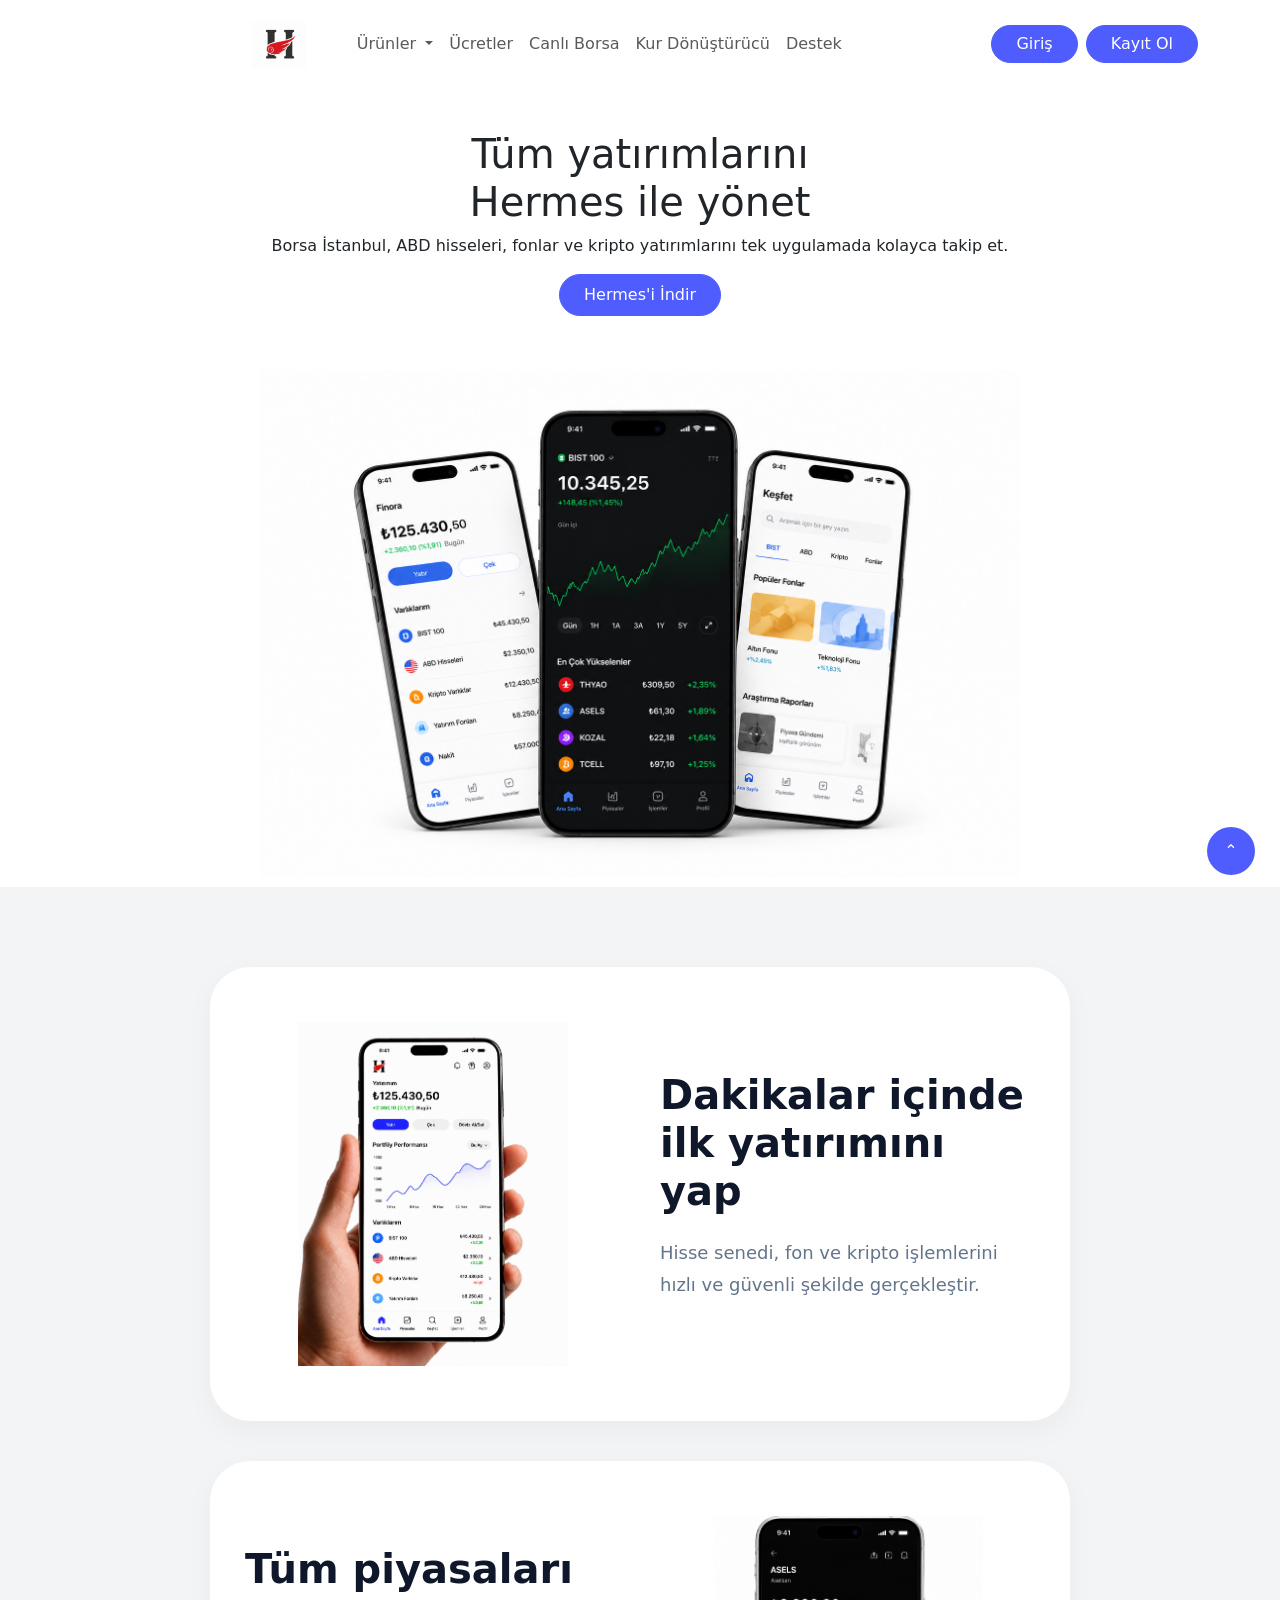
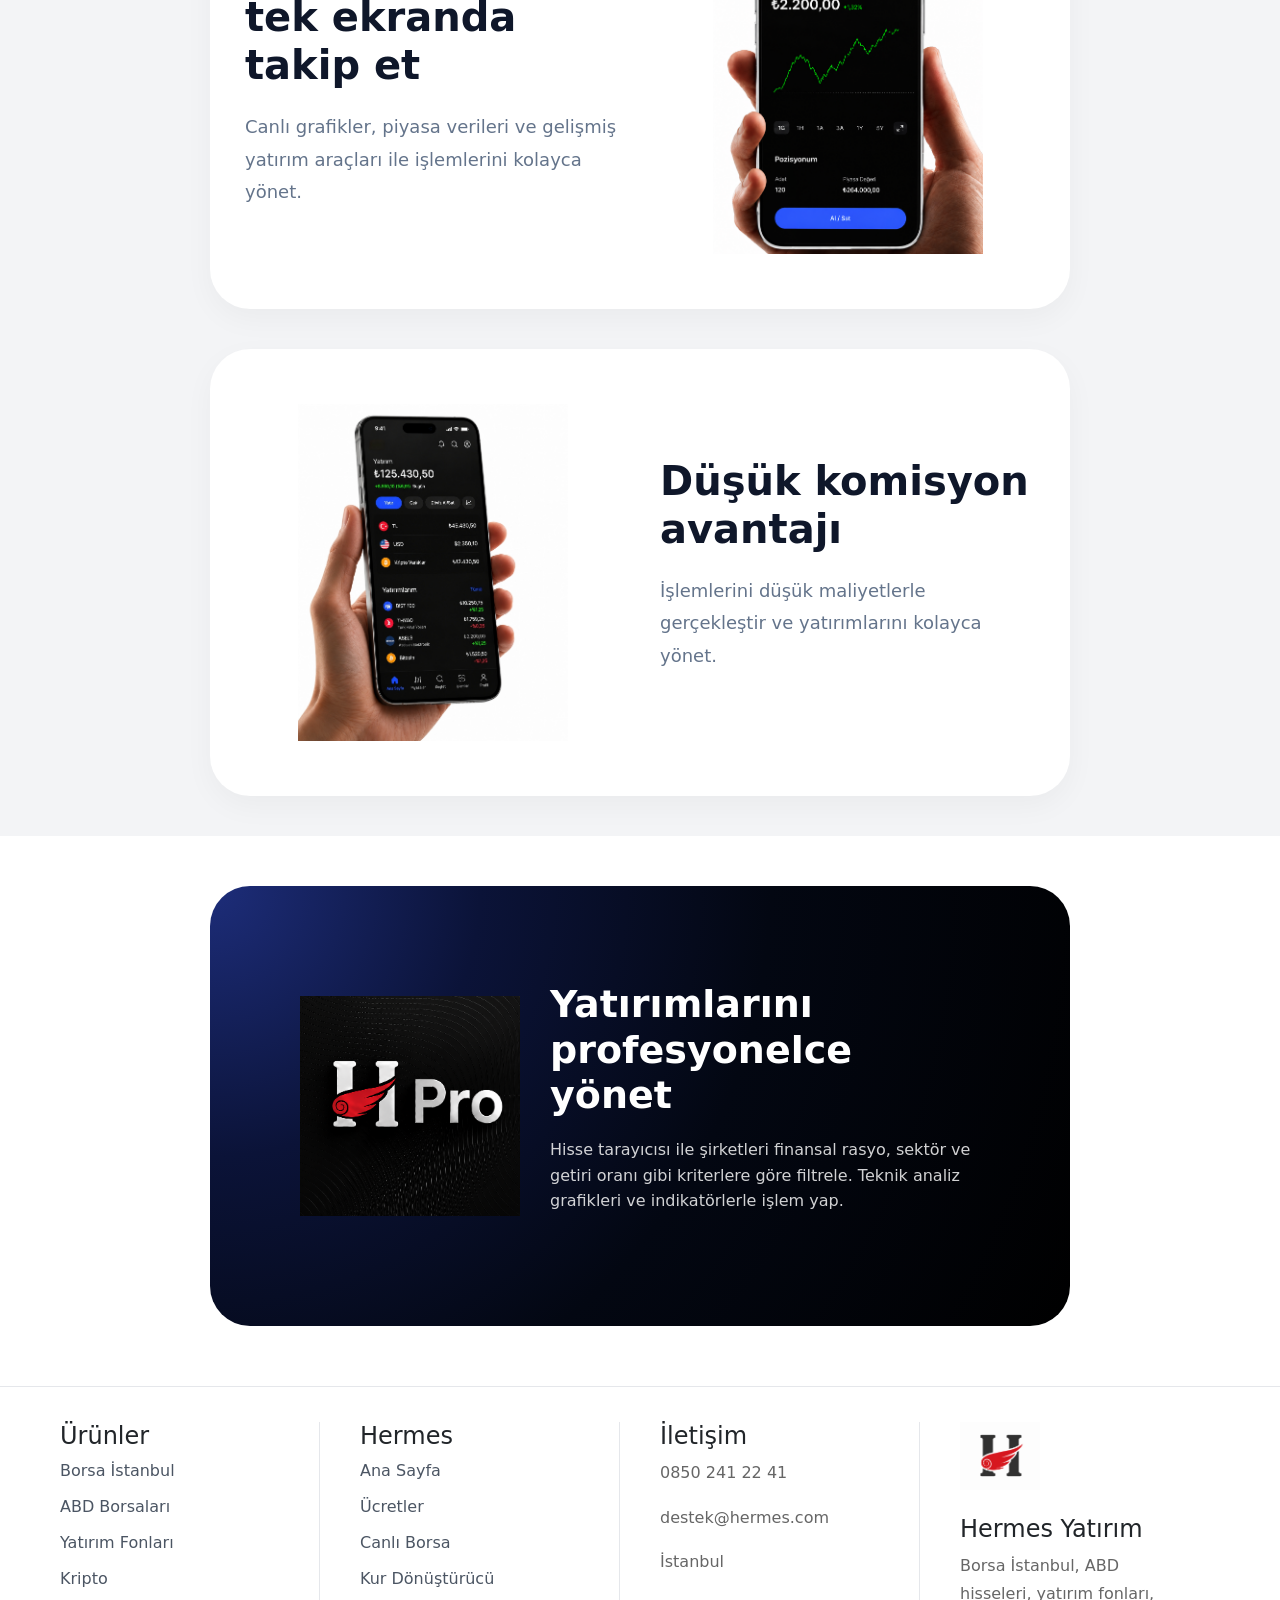
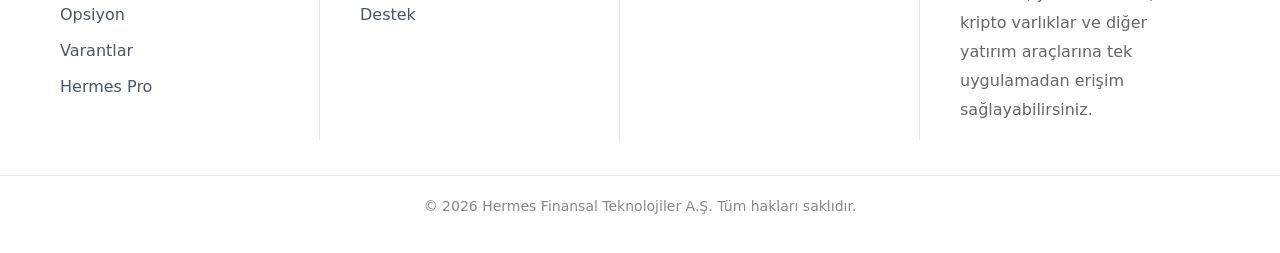
<file: index.html>
<!DOCTYPE html>
<html lang="tr">
<head>
    <meta charset="UTF-8">
    <meta name="viewport" content="width=device-width, initial-scale=1.0">
    <title>Hermes</title>
    <link href="https://cdn.jsdelivr.net/npm/bootstrap@5.3.7/dist/css/bootstrap.min.css" rel="stylesheet">
    <link rel="stylesheet" href="css/style.css">
    <link rel="stylesheet" href="css/responsive.css">
</head>
<body>

<nav class="navbar navbar-expand-lg bg-white py-3 sticky-top">
    <div class="container">
        <a class="navbar-brand" href="index.html">
            <img src="images/hermes-logo.png" alt="Hermes Logo" height="56" class="navbar-logo">
        </a>

        <button class="navbar-toggler" type="button" data-bs-toggle="collapse" data-bs-target="#navbarNav">
            <span class="navbar-toggler-icon"></span>
        </button>

        <div class="collapse navbar-collapse" id="navbarNav">
            <ul class="navbar-nav mx-auto">
                <li class="nav-item dropdown">
                    <a class="nav-link dropdown-toggle" href="#" role="button" data-bs-toggle="dropdown">
                        Ürünler
                    </a>
                    <ul class="dropdown-menu product-menu">
                        <li><a class="dropdown-item" href="borsa-istanbul.html">Borsa İstanbul</a></li>
                        <li><a class="dropdown-item" href="abd-borsalari.html">ABD Borsaları</a></li>
                        <li><a class="dropdown-item" href="yatirim-fonlari.html">Yatırım Fonları</a></li>
                        <li><a class="dropdown-item" href="kripto.html">Kripto</a></li>
                        <li><a class="dropdown-item" href="opsiyon.html">Opsiyon</a></li>
                        <li><a class="dropdown-item" href="varantlar.html">Varantlar</a></li>
                        <li><a class="dropdown-item" href="hermes-pro.html">Hermes Pro</a></li>
                    </ul>
                </li>
                <li class="nav-item"><a class="nav-link" href="ucretler.html">Ücretler</a></li>
                <li class="nav-item"><a class="nav-link" href="canli-borsa.html">Canlı Borsa</a></li>
                <li class="nav-item"><a class="nav-link" href="kur-donusturucu.html">Kur Dönüştürücü</a></li>
                <li class="nav-item"><a class="nav-link" href="destek.html">Destek</a></li>
            </ul>

            <div class="d-flex">
                <a href="giris.html" class="btn btn-primary rounded-pill px-4 me-2">Giriş</a>
                <a href="kayit-ol.html" class="btn btn-primary rounded-pill px-4">Kayıt Ol</a>
            </div>
        </div>
    </div>
</nav>
<section class="hero-section">
    <div class="container text-center">
        <h1 class="hero-title">Tüm yatırımlarını <br> Hermes ile yönet</h1>
        <p class="hero-text">
            Borsa İstanbul, ABD hisseleri, fonlar ve kripto yatırımlarını tek uygulamada kolayca takip et.
        </p>
        <button type="button" class="btn btn-primary rounded-pill px-4 py-2 mb-4" data-bs-toggle="modal" data-bs-target="#downloadModal">
            Hermes'i İndir
        </button>
        <div>
            <img src="images/index1.png" class="img-fluid hero-image" alt="Hero Görsel">
        </div>
    </div>
</section>

<section class="feature-section">
    <div class="container">
        <div class="feature-row">
            <div class="feature-image-area">
                <div class="feature-image-box">
                    <img src="images/index2.png" class="feature-bg" alt="Telefon">
                </div>
            </div>
            <div class="feature-text-area">
                <h2>Dakikalar içinde ilk yatırımını yap</h2>
                <p>Hisse senedi, fon ve kripto işlemlerini hızlı ve güvenli şekilde gerçekleştir.</p>
            </div>
        </div>
    </div>
</section>

<section class="feature-section">
    <div class="container">
        <div class="feature-row">
            <div class="feature-text-area">
                <h2>Tüm piyasaları tek ekranda takip et</h2>
                <p>Canlı grafikler, piyasa verileri ve gelişmiş yatırım araçları ile işlemlerini kolayca yönet.</p>
            </div>
            <div class="feature-image-area">
                <div class="feature-image-box">
                    <img src="images/index3.png" class="feature-bg" alt="Telefon">
                </div>
            </div>
        </div>
    </div>
</section>

<section class="feature-section">
    <div class="container">
        <div class="feature-row">
            <div class="feature-image-area">
                <div class="feature-image-box">
                    <img src="images/index4.png" class="feature-bg" alt="Telefon">
                </div>
            </div>
            <div class="feature-text-area">
                <h2>Düşük komisyon avantajı</h2>
                <p>İşlemlerini düşük maliyetlerle gerçekleştir ve yatırımlarını kolayca yönet.</p>
            </div>
        </div>
    </div>
</section>

<section class="pro-section">
    <div class="container">
        <div class="feature-card">
            <div class="logo-box">
                <img src="images/index5.png" alt="Hermes Pro">
            </div>
            <div class="content">
                <h1>Yatırımlarını <br> profesyonelce yönet</h1>
                <p>
                    Hisse tarayıcısı ile şirketleri finansal rasyo, sektör ve getiri oranı gibi kriterlere göre filtrele.
                    Teknik analiz grafikleri ve indikatörlerle işlem yap.
                </p>
            </div>
        </div>
    </div>
</section>

<footer class="site-footer">
    <div class="footer-container">

        <div class="footer-column">
            <h4>Ürünler</h4>
            <a href="borsa-istanbul.html">Borsa İstanbul</a>
            <a href="abd-borsalari.html">ABD Borsaları</a>
            <a href="yatirim-fonlari.html">Yatırım Fonları</a>
            <a href="kripto.html">Kripto</a>
            <a href="opsiyon.html">Opsiyon</a>
            <a href="varantlar.html">Varantlar</a>
            <a href="hermes-pro.html">Hermes Pro</a>
        </div>

        <div class="footer-column">
            <h4>Hermes</h4>
            <a href="index.html">Ana Sayfa</a>
            <a href="ucretler.html">Ücretler</a>
            <a href="canli-borsa.html">Canlı Borsa</a>
            <a href="kur-donusturucu.html">Kur Dönüştürücü</a>
            <a href="destek.html">Destek</a>
        </div>

        <div class="footer-column">
            <h4>İletişim</h4>
            <p>0850 241 22 41</p>
            <p>destek@hermes.com</p>
            <p>İstanbul</p>
        </div>

        <div class="footer-column">
            <img src="images/hermes-logo.png" alt="Hermes" class="footer-logo">
            <h4>Hermes Yatırım</h4>
            <p>
                Borsa İstanbul, ABD hisseleri, yatırım fonları,
                kripto varlıklar ve diğer yatırım araçlarına
                tek uygulamadan erişim sağlayabilirsiniz.
            </p>
        </div>

    </div>

    <div class="footer-bottom">
        <p>
            © 2026 Hermes Finansal Teknolojiler A.Ş. Tüm hakları saklıdır.
        </p>
    </div>
</footer>

<a href="#" class="back-to-top">
    <span>⌃</span>
</a>

<div class="modal fade" id="downloadModal" tabindex="-1" aria-labelledby="downloadModalLabel" aria-hidden="true">
    <div class="modal-dialog modal-dialog-centered custom-modal-size">
        <div class="modal-content hermes-popup-content">
            
            <div class="modal-header border-0 pb-0">
                <button type="button" class="btn-close hermes-popup-close-btn" data-bs-dismiss="modal" aria-label="Kapat"></button>
            </div>
            
            <div class="modal-body text-center pt-0 px-4 pb-5">
                <h2 class="modal-title fw-bold text-dark mb-2" id="downloadModalLabel">Hermes'i İndir</h2>
                <p class="text-secondary small mb-4">Uygulamayı indirmek için QR kodu telefonunuzun kamerası ile taratın.</p>
                
                <div class="hermes-popup-qr-wrap mx-auto shadow-sm">
                    <img src="images/hermes-qr-code.png" alt="Hermes QR Code" class="img-fluid popup-qr-img" onerror="this.src='https://upload.wikimedia.org/wikipedia/commons/d/d0/QR_code_for_mobile_English_Wikipedia.svg';">
                </div>
            </div>

        </div>
    </div>
</div>



<script src="https://cdn.jsdelivr.net/npm/bootstrap@5.3.7/dist/js/bootstrap.bundle.min.js"></script>
</body>
</html>
</file>
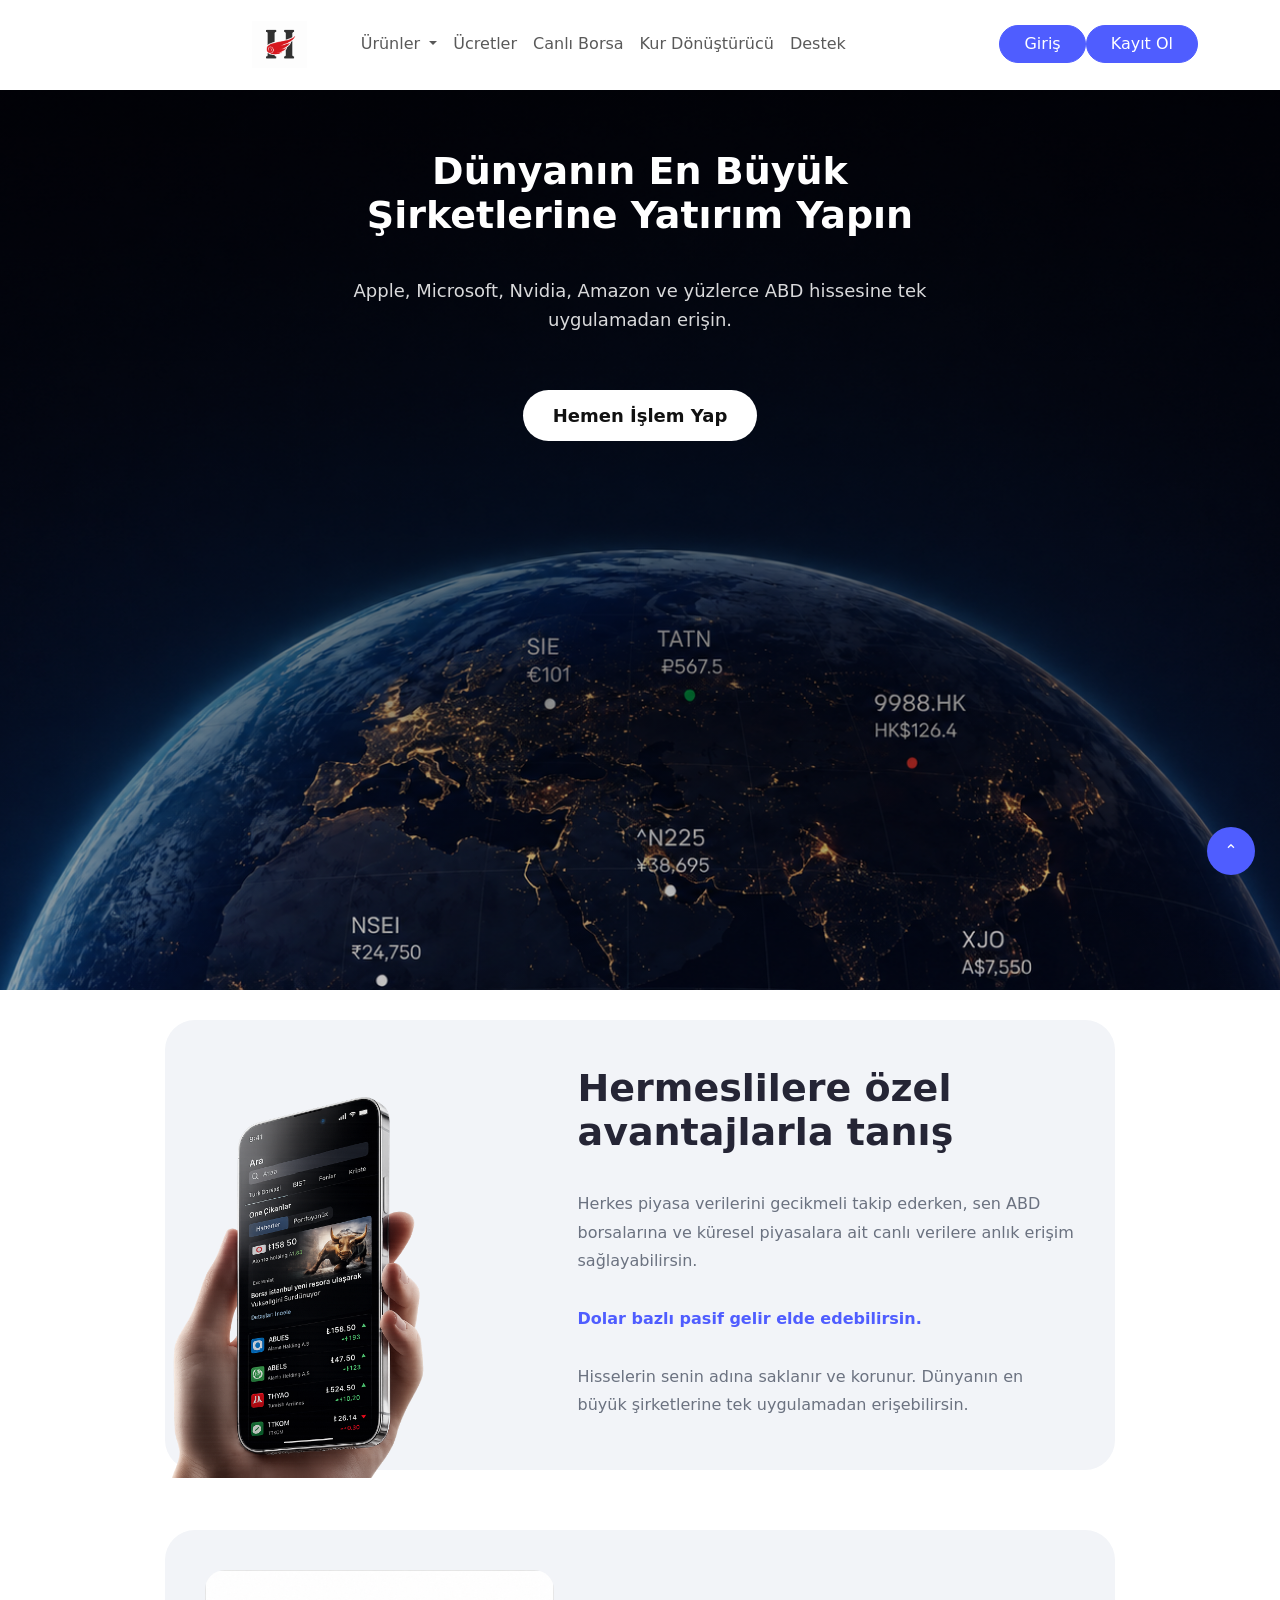
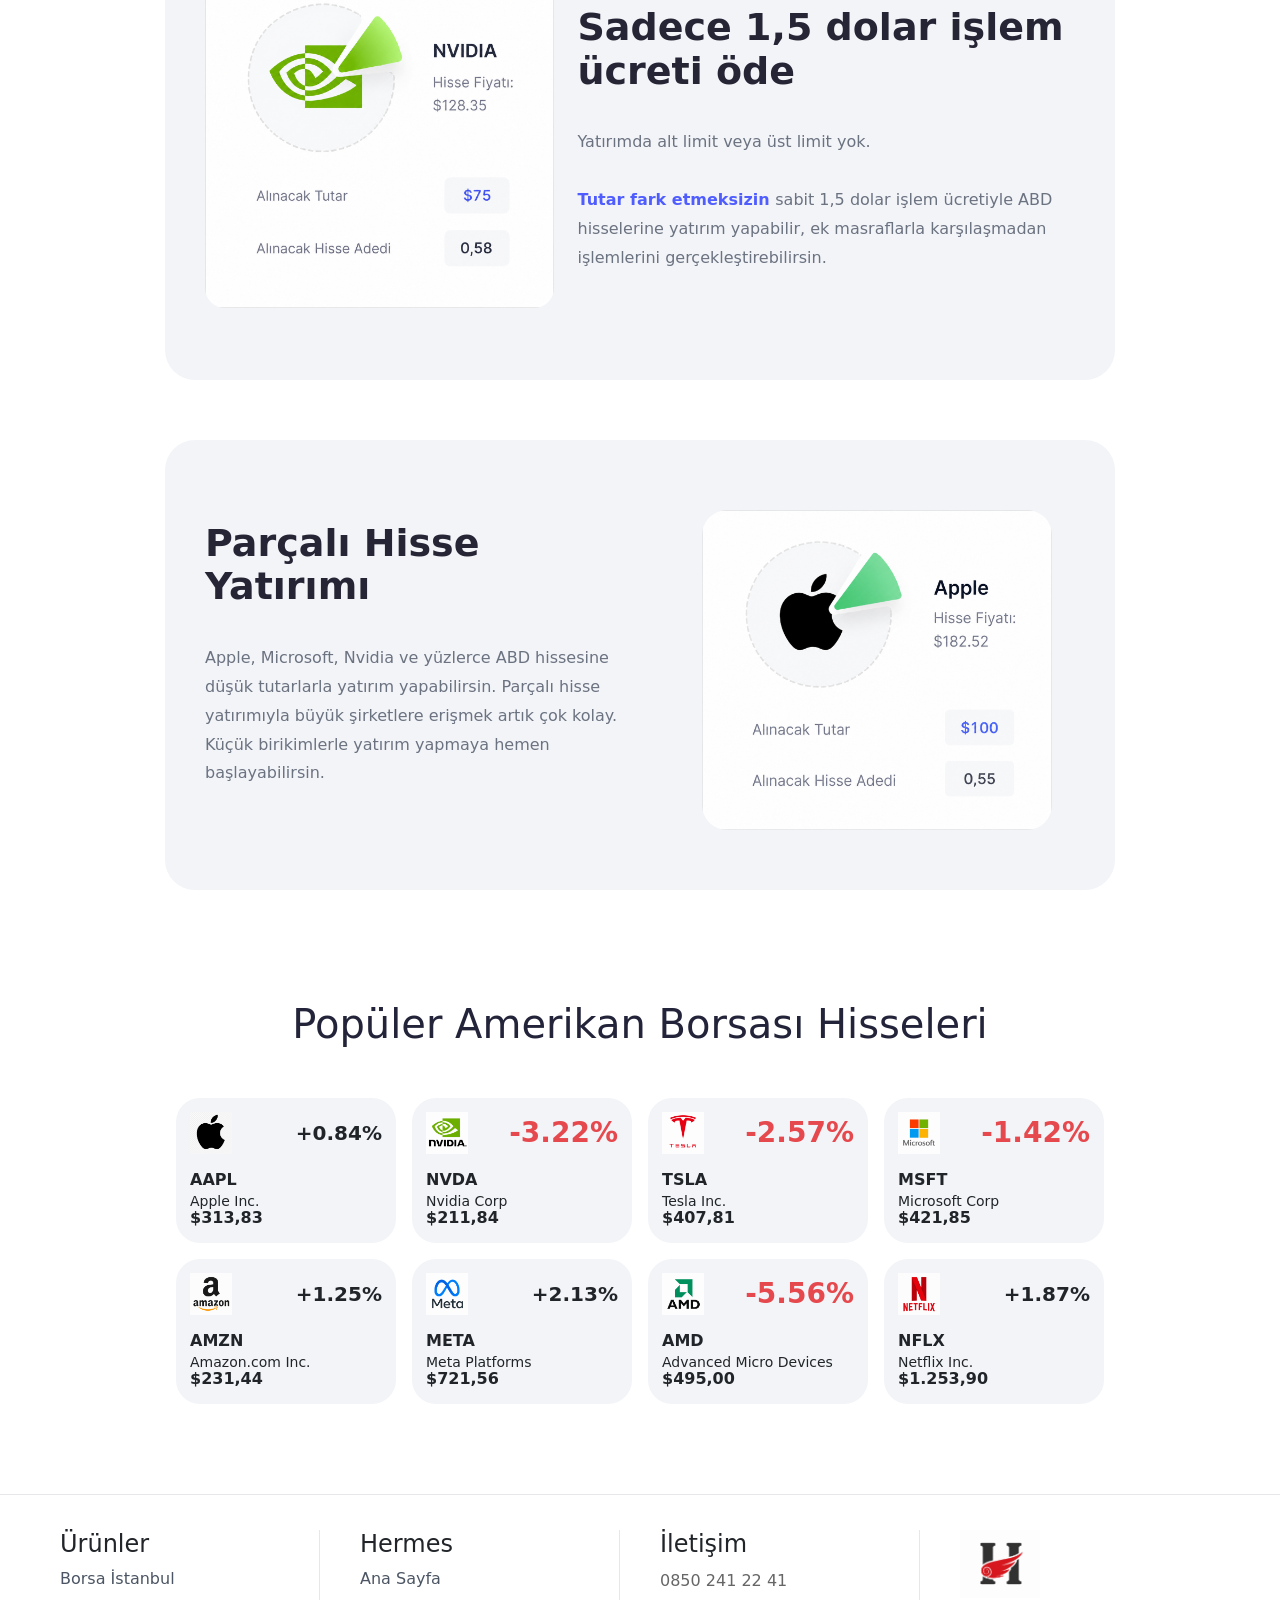
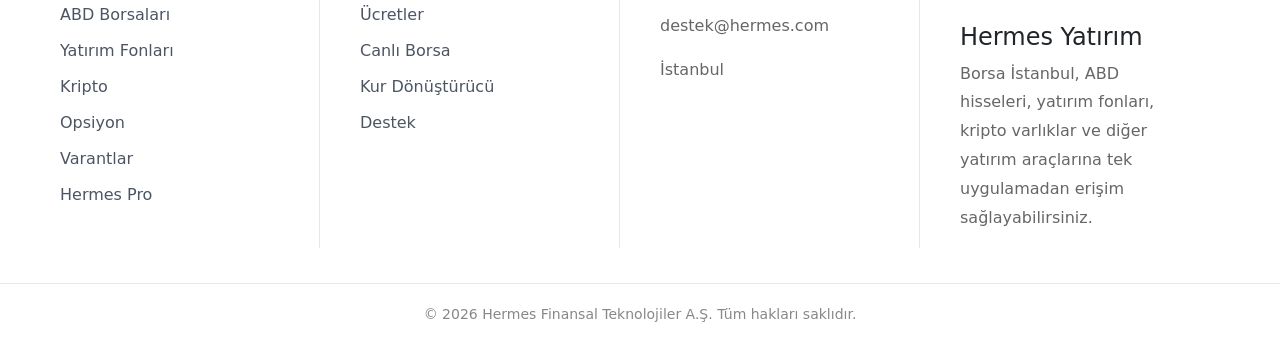
<file: abd-borsalari.html>
<!DOCTYPE html>
<html lang="tr">

<head>

    <meta charset="UTF-8">

    <meta name="viewport"
          content="width=device-width, initial-scale=1.0">

    <title>Abd Borsaları</title>





    <!-- Bootstrap -->

    <link href="https://cdn.jsdelivr.net/npm/bootstrap@5.3.7/dist/css/bootstrap.min.css"
          rel="stylesheet">




    <!-- CSS -->

    <link rel="stylesheet"
          href="css/style.css">
    <link rel="stylesheet" href="css/responsive.css">

          

</head>

<body>

<!-- NAVBAR START -->

<nav class="navbar navbar-expand-lg bg-white py-3 sticky-top">

    <div class="container">

        <!-- LOGO -->

        <a class="navbar-brand"
           href="index.html">

            <img src="images/hermes-logo.png"
     alt="Hermes Logo"
     height="56"
     class="navbar-logo">

        </a>





        <!-- MOBILE BUTTON -->

        <button class="navbar-toggler"
                type="button"
                data-bs-toggle="collapse"
                data-bs-target="#navbarNav">

            <span class="navbar-toggler-icon"></span>

        </button>





        <!-- MENU -->

        <div class="collapse navbar-collapse"
             id="navbarNav">

            <ul class="navbar-nav mx-auto">

                <!-- PRODUCTS -->

                <li class="nav-item dropdown">

                    <a class="nav-link dropdown-toggle"
                           href="#"
                           role="button"
                           data-bs-toggle="dropdown">

                        Ürünler

                    </a>



                    <ul class="dropdown-menu product-menu">

                        <li>
                            <a class="dropdown-item" href="borsa-istanbul.html">
                                 Borsa İstanbul
                            </a>
                        </li>

                        <li>
                            <a class="dropdown-item" href="abd-borsalari.html">
                               ABD Borsaları
                            </a>
                        </li>

                        <li>
                            <a class="dropdown-item" href="yatirim-fonlari.html">
                                Yatırım Fonları
                            </a>
                        </li>

                        <li>
                            <a class="dropdown-item" href="kripto.html">
                               Kripto
                            </a>
                        </li>

                        <li>
                            <a class="dropdown-item" href="opsiyon.html">
                               Opsiyon
                            </a>
                        </li>

                        <li>
                            <a class="dropdown-item" href="varantlar.html">
                               Varantlar
                            </a>
                        </li>

                        

                        <li>
                            <a class="dropdown-item" href="hermes-pro.html">
                               Hermes Pro
                            </a>
                        </li>

                    </ul>

                </li>





                <!-- MENU ITEMS -->

                <li class="nav-item">

                    <a class="nav-link" href="ucretler.html">
                         Ücretler

                    </a>

                </li>





                <li class="nav-item">

                    <a class="nav-link" href="canli-borsa.html">
                       Canlı Borsa

                    </a>

                </li>





                <li class="nav-item">

                    <a class="nav-link" href="kur-donusturucu.html">
                       Kur Dönüştürücü

                    </a>

                </li>





                <li class="nav-item">

                    <a class="nav-link" href="destek.html">
                       Destek

                    </a>

                </li>

            </ul>





            <!-- RIGHT BUTTONS -->

            <div class="d-flex">

                <a href="giris.html"
                  class="btn btn-primary rounded-pill px-4">

                    Giriş

                </a>





                <a href="kayit-ol.html"
                   class="btn btn-primary rounded-pill px-4">

                    Kayıt Ol

                </a>

            </div>

        </div>

    </div>

</nav>



   <!-- NAVBAR END -->

<!-- HERO -->

<section class="us-hero">

    <div class="hero-overlay">

        <h1 class="us-title">

            Dünyanın En Büyük
            <br>
            Şirketlerine Yatırım Yapın

        </h1>

        <p class="us-text">

            Apple, Microsoft, Nvidia, Amazon ve yüzlerce
            ABD hissesine tek uygulamadan erişin.

        </p>

        <a href="kayit-ol.html" class="us-btn">

            Hemen İşlem Yap

        </a>

    </div>

</section>



<!-- AVANTAJ 1 -->

<section class="us-benefits">

    <div class="container">

        <div class="benefits-box">

            <div class="row align-items-end">

                <div class="col-lg-5 phone-column">

                    <img src="images/abd-borsalari2.png"
                         alt="ABD Borsaları"
                         class="benefits-phone">

                </div>

                <div class="col-lg-7">

                    <h2 class="benefits-title">

                        Hermeslilere özel
                        avantajlarla tanış

                    </h2>

                    <p class="benefits-text">

                        Herkes piyasa verilerini gecikmeli takip ederken,
                        sen ABD borsalarına ve küresel piyasalara ait
                        canlı verilere anlık erişim sağlayabilirsin.

                        <br><br>

                        <span class="highlight-text">
                            Dolar bazlı pasif gelir elde edebilirsin.
                        </span>

                        <br><br>

                        Hisselerin senin adına saklanır ve korunur.
                        Dünyanın en büyük şirketlerine tek uygulamadan
                        erişebilirsin.

                    </p>

                </div>

            </div>

        </div>

    </div>

</section>



<!-- AVANTAJ 2 -->

<section class="us-benefits second-benefits">

    <div class="container">

        <div class="benefits-box">

            <div class="row align-items-center">

                <div class="col-lg-5 text-center">

                    <img src="images/abd-borsalari4.png"
                         alt="İşlem Ücreti"
                         class="fee-img">

                </div>

                <div class="col-lg-7 fee-content">

                    <h2 class="benefits-title">

                        Sadece 1,5 dolar
                        işlem ücreti öde

                    </h2>

                    <p class="benefits-text">

                        Yatırımda alt limit veya üst limit yok.

                        <br><br>

                        <span class="highlight-text">

                            Tutar fark etmeksizin

                        </span>

                        sabit 1,5 dolar işlem ücretiyle
                        ABD hisselerine yatırım yapabilir,
                        ek masraflarla karşılaşmadan
                        işlemlerini gerçekleştirebilirsin.

                    </p>

                </div>

            </div>

        </div>

    </div>

</section>



<!-- AVANTAJ 3 -->

<section class="us-benefits third-benefits">

    <div class="container">

        <div class="benefits-box">

            <div class="row align-items-center">

                <div class="col-lg-6">

                    <h2 class="benefits-title">

                        Parçalı Hisse
                        Yatırımı

                    </h2>

                    <p class="benefits-text">

                        Apple, Microsoft, Nvidia ve yüzlerce
                        ABD hissesine düşük tutarlarla
                        yatırım yapabilirsin.
                        Parçalı hisse yatırımıyla büyük şirketlere erişmek artık çok kolay. Küçük birikimlerle yatırım yapmaya hemen başlayabilirsin.


                    </p>

                </div>

                <div class="col-lg-6 text-center">

                    <img src="images/abd-borsalari3.png"
                         alt="Parçalı Hisse"
                         class="fractional-stock-img">

                </div>

            </div>

        </div>

    </div>

</section>

<!-- POPÜLER HİSSELER -->

<section class="stocks-section">

    <div class="container">

        <h2 class="stocks-title">
            Popüler Amerikan Borsası Hisseleri
        </h2>

        <div class="stocks-grid">

            <div class="stock-card">

    <div class="stock-header">
        <img src="images/apple-logo.png" alt="Apple">
        <span class="stock-positive">+0.84%</span>
    </div>

    <div class="stock-info">
        <h4>AAPL</h4>
        <p>Apple Inc.</p>
        <strong>$313,83</strong>
    </div>

</div>

<div class="stock-card">

    <div class="stock-header">
        <img src="images/nvidia-logo.png" alt="Nvidia">
        <span class="stock-negative">-3.22%</span>
    </div>

    <div class="stock-info">
        <h4>NVDA</h4>
        <p>Nvidia Corp</p>
        <strong>$211,84</strong>
    </div>

</div>

<div class="stock-card">

    <div class="stock-header">
        <img src="images/tesla-logo.png" alt="Tesla">
        <span class="stock-negative">-2.57%</span>
    </div>

    <div class="stock-info">
        <h4>TSLA</h4>
        <p>Tesla Inc.</p>
        <strong>$407,81</strong>
    </div>

</div>

<div class="stock-card">

    <div class="stock-header">
        <img src="images/microsoft-logo.png" alt="Microsoft">
        <span class="stock-negative">-1.42%</span>
    </div>

    <div class="stock-info">
        <h4>MSFT</h4>
        <p>Microsoft Corp</p>
        <strong>$421,85</strong>
    </div>

</div>

<div class="stock-card">

    <div class="stock-header">
        <img src="images/amazon-logo.png" alt="Amazon">
        <span class="stock-positive">+1.25%</span>
    </div>

    <div class="stock-info">
        <h4>AMZN</h4>
        <p>Amazon.com Inc.</p>
        <strong>$231,44</strong>
    </div>

</div>

<div class="stock-card">

    <div class="stock-header">
        <img src="images/meta-logo.png" alt="Meta">
        <span class="stock-positive">+2.13%</span>
    </div>

    <div class="stock-info">
        <h4>META</h4>
        <p>Meta Platforms</p>
        <strong>$721,56</strong>
    </div>

</div>

<div class="stock-card">

    <div class="stock-header">
        <img src="images/amd-logo.png" alt="AMD">
        <span class="stock-negative">-5.56%</span>
    </div>

    <div class="stock-info">
        <h4>AMD</h4>
        <p>Advanced Micro Devices</p>
        <strong>$495,00</strong>
    </div>

</div>

<div class="stock-card">

    <div class="stock-header">
        <img src="images/netflix-logo.png" alt="Netflix">
        <span class="stock-positive">+1.87%</span>
    </div>

    <div class="stock-info">
        <h4>NFLX</h4>
        <p>Netflix Inc.</p>
        <strong>$1.253,90</strong>
    </div>

</div>

        </div>

    </div>

</section>


<!-- BEYAZ ALAN -->

<section class="white-section">

    <div class="container">

        <!-- Sonraki içerikler -->

    </div>

</section>

<!--FOOTER -->

<footer class="site-footer">

    <div class="footer-container">

        <div class="footer-column">

            <h4>Ürünler</h4>

            <a href="borsa-istanbul.html">Borsa İstanbul</a>
            <a href="abd-borsalari.html">ABD Borsaları</a>
            <a href="yatirim-fonlari.html">Yatırım Fonları</a>
            <a href="kripto.html">Kripto</a>
            <a href="opsiyon.html">Opsiyon</a>
            <a href="varantlar.html">Varantlar</a>
            <a href="hermes-pro.html">Hermes Pro</a>

        </div>

        <div class="footer-column">

            <h4>Hermes</h4>

            <a href="index.html">Ana Sayfa</a>
            <a href="ucretler.html">Ücretler</a>
            <a href="canli-borsa.html">Canlı Borsa</a>
            <a href="kur-donusturucu.html">Kur Dönüştürücü</a>
            <a href="destek.html">Destek</a>

        </div>

        <div class="footer-column">

            <h4>İletişim</h4>

            <p>0850 241 22 41</p>
            <p>destek@hermes.com</p>
            <p>İstanbul</p>

        </div>

      <div class="footer-column">

    <img src="images/hermes-logo.png"
         alt="Hermes"
         class="footer-logo">

    <h4>Hermes Yatırım</h4>

    <p>
        Borsa İstanbul, ABD hisseleri, yatırım fonları,
        kripto varlıklar ve diğer yatırım araçlarına
        tek uygulamadan erişim sağlayabilirsiniz.
    </p>

</div>
    </div>

    <div class="footer-bottom">

        <p>
            © 2026 Hermes Finansal Teknolojiler A.Ş.
            Tüm hakları saklıdır.
        </p>

    </div>

</footer>


<a href="#" class="back-to-top">
    <span>⌃</span>
</a>

<!-- Bootstrap JS -->

<script src="https://cdn.jsdelivr.net/npm/bootstrap@5.3.7/dist/js/bootstrap.bundle.min.js"></script>

</body>
</html>
</file>
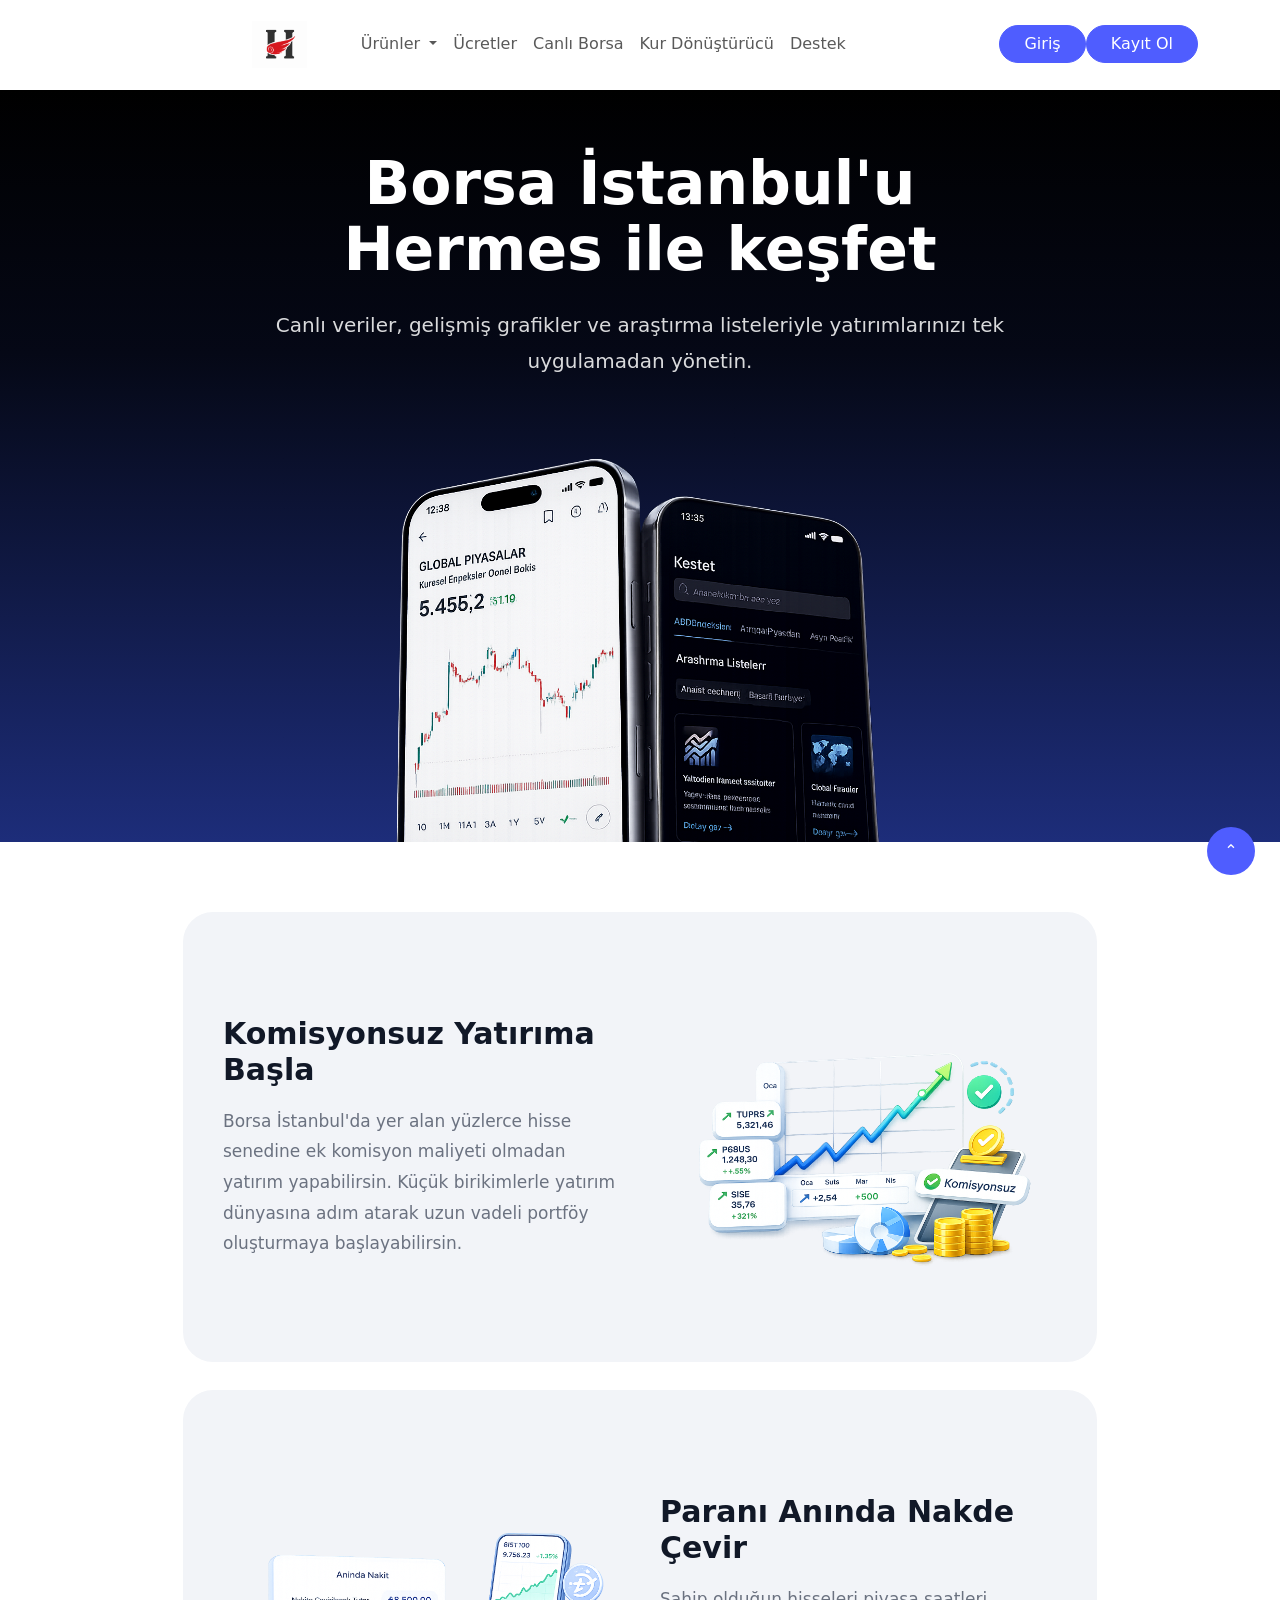
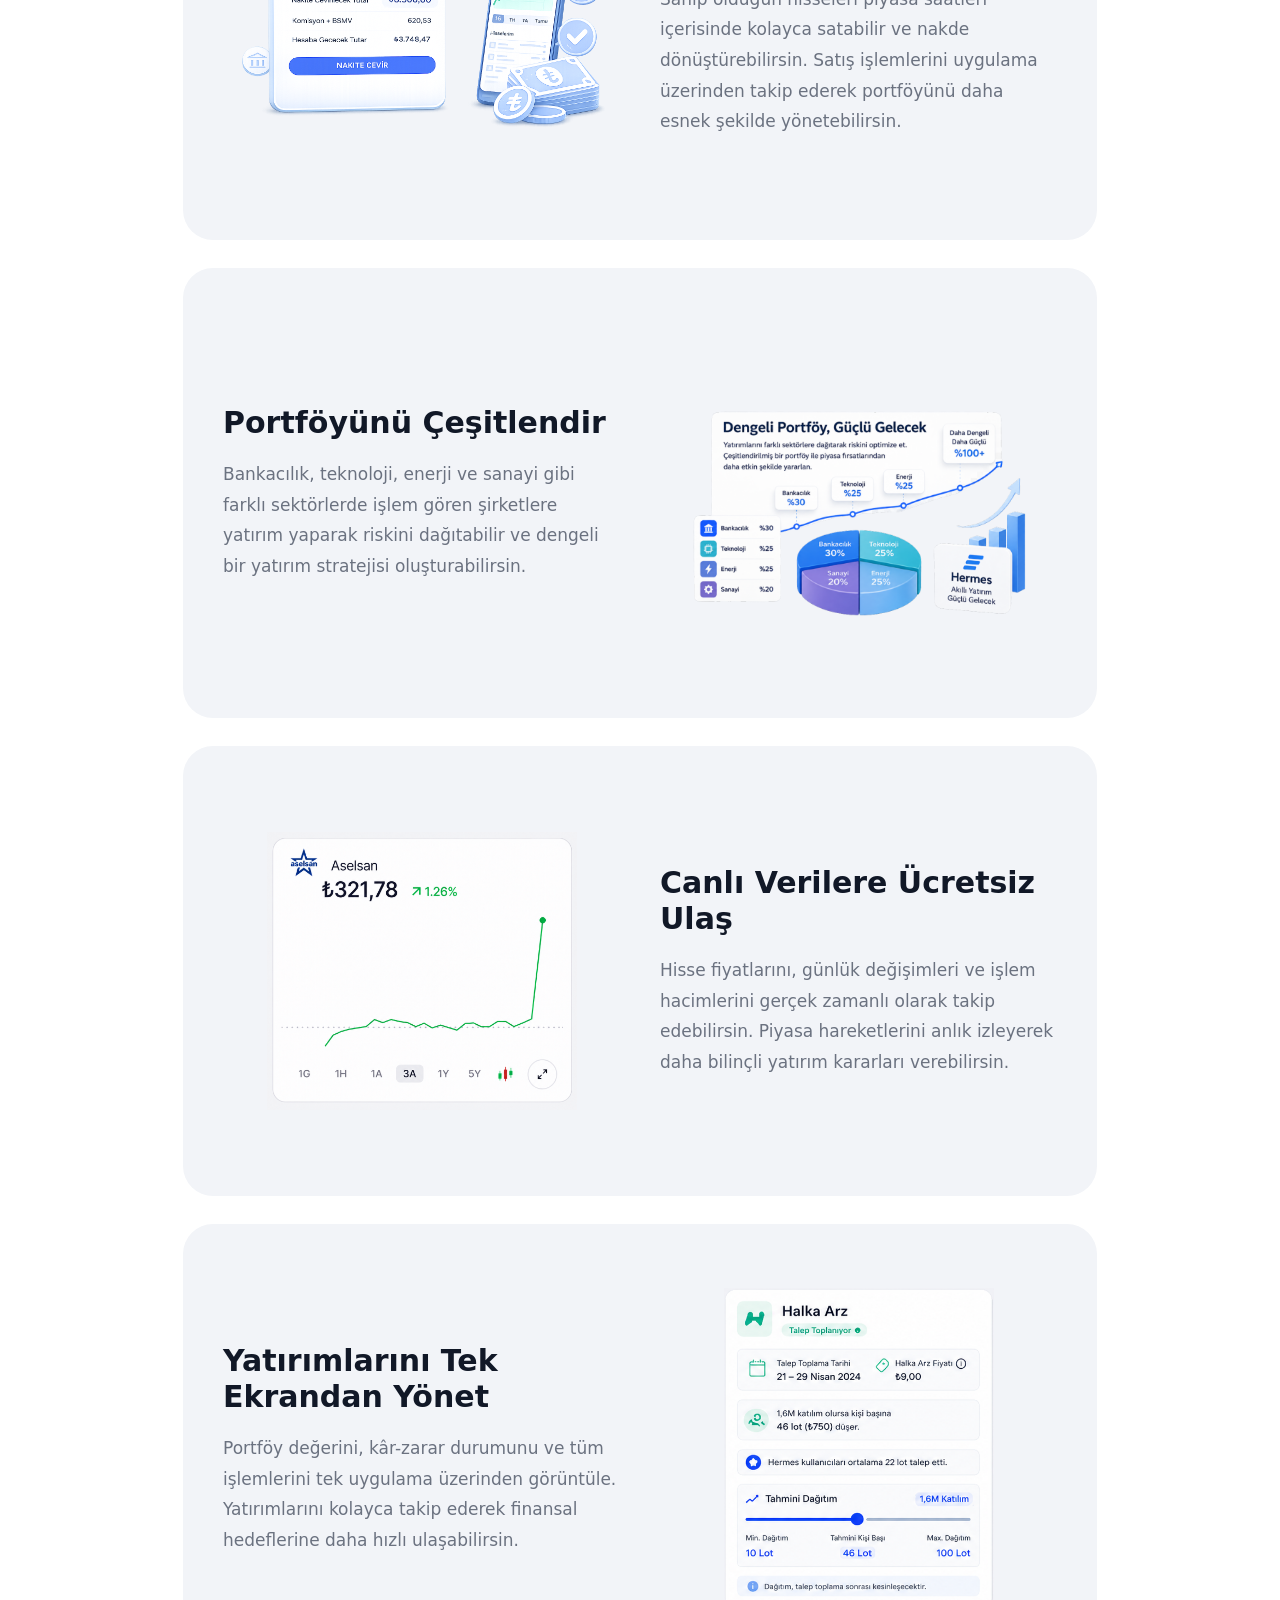
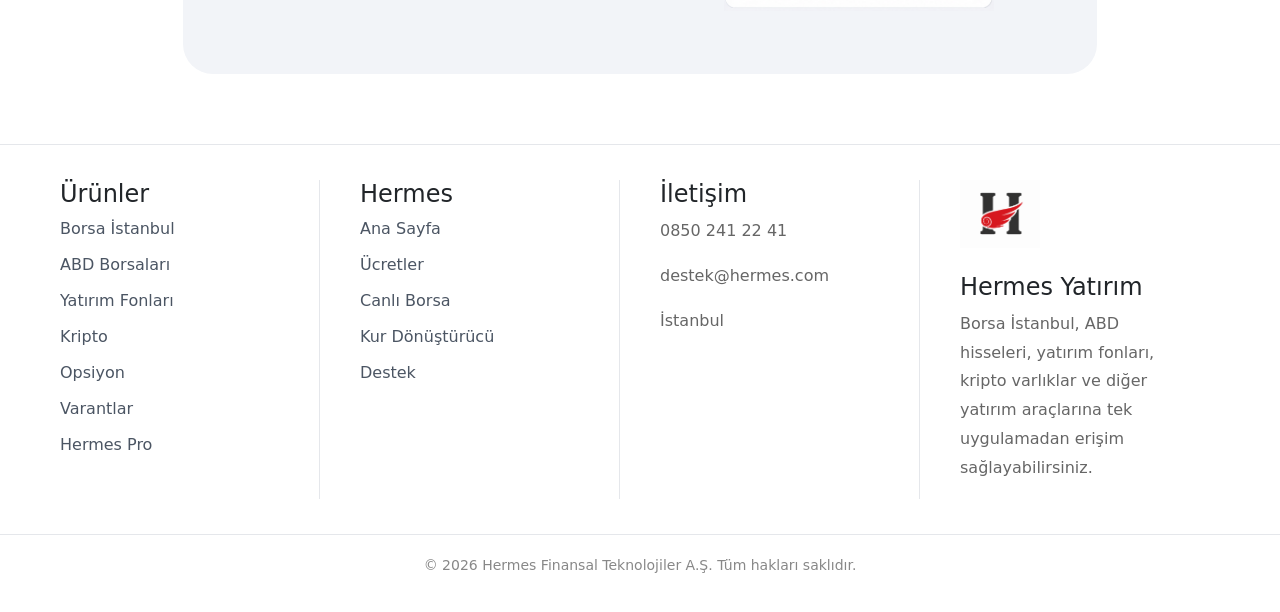
<file: borsa-istanbul.html>
<!DOCTYPE html>
<html lang="tr">

<head>

    <meta charset="UTF-8">

    <meta name="viewport"
          content="width=device-width, initial-scale=1.0">

    <title>Borsa İstanbul</title>





    <!-- Bootstrap -->

    <link href="https://cdn.jsdelivr.net/npm/bootstrap@5.3.7/dist/css/bootstrap.min.css"
          rel="stylesheet">




    <!-- CSS -->

    <link rel="stylesheet"
          href="css/style.css">
          <link rel="stylesheet" href="css/responsive.css">

</head>

<body>


 
<!-- NAVBAR START -->

<nav class="navbar navbar-expand-lg bg-white py-3 sticky-top">

    <div class="container">

        <!-- LOGO -->

        <a class="navbar-brand"
           href="index.html">

            <img src="images/hermes-logo.png"
     alt="Hermes Logo"
     height="56"
     class="navbar-logo">

        </a>





        <!-- MOBILE BUTTON -->

        <button class="navbar-toggler"
                type="button"
                data-bs-toggle="collapse"
                data-bs-target="#navbarNav">

            <span class="navbar-toggler-icon"></span>

        </button>





        <!-- MENU -->

        <div class="collapse navbar-collapse"
             id="navbarNav">

            <ul class="navbar-nav mx-auto">

                <!-- PRODUCTS -->

                <li class="nav-item dropdown">

                    <a class="nav-link dropdown-toggle"
                           href="#"
                           role="button"
                           data-bs-toggle="dropdown">

                        Ürünler

                    </a>



                    <ul class="dropdown-menu product-menu">

                        <li>
                            <a class="dropdown-item" href="borsa-istanbul.html">
                                 Borsa İstanbul
                            </a>
                        </li>

                        <li>
                            <a class="dropdown-item" href="abd-borsalari.html">
                               ABD Borsaları
                            </a>
                        </li>

                        <li>
                            <a class="dropdown-item" href="yatirim-fonlari.html">
                                Yatırım Fonları
                            </a>
                        </li>

                        <li>
                            <a class="dropdown-item" href="kripto.html">
                               Kripto
                            </a>
                        </li>

                        <li>
                            <a class="dropdown-item" href="opsiyon.html">
                               Opsiyon
                            </a>
                        </li>

                        <li>
                            <a class="dropdown-item" href="varantlar.html">
                               Varantlar
                            </a>
                        </li>

                      

                        <li>
                            <a class="dropdown-item" href="hermes-pro.html">
                               Hermes Pro
                            </a>
                        </li>

                    </ul>

                </li>





                <!-- MENU ITEMS -->

                <li class="nav-item">

                    <a class="nav-link" href="ucretler.html">
                         Ücretler

                    </a>

                </li>





                <li class="nav-item">

                    <a class="nav-link" href="canli-borsa.html">
                       Canlı Borsa

                    </a>

                </li>





                <li class="nav-item">

                    <a class="nav-link" href="kur-donusturucu.html">
                       Kur Dönüştürücü

                    </a>

                </li>





                <li class="nav-item">

                    <a class="nav-link" href="destek.html">
                       Destek

                    </a>

                </li>

            </ul>





            <!-- RIGHT BUTTONS -->

            <div class="d-flex">

                <a href="giris.html"
                  class="btn btn-primary rounded-pill px-4">

                    Giriş

                </a>





                <a href="kayit-ol.html"
                   class="btn btn-primary rounded-pill px-4">

                    Kayıt Ol

                </a>

            </div>

        </div>

    </div>

</nav>

<!-- NAVBAR END -->


<!-- HERO SECTION -->

<section class="bist-hero">

    <div class="container text-center">

        <h1 class="bist-title">

            Borsa İstanbul'u <br>
            Hermes ile keşfet

        </h1>



        <p class="bist-text">

            Canlı veriler, gelişmiş grafikler ve
            araştırma listeleriyle yatırımlarınızı
            tek uygulamadan yönetin.

        </p>



        <!-- TELEFON GÖRSELİ -->

         <img src="images/borsa-istanbul.png"
     alt="Borsa İstanbul"
     class="hero-phone">

    </div>

</section>


<section class="white-section">

    <div class="container">

        <!-- Buraya daha sonra özellik kartları gelecek -->

    </div>

</section>


<section class="bist-features">

    <div class="bist-feature-card">
        <div class="feature-text">
            <h3>Komisyonsuz Yatırıma Başla</h3>
            <p>
                Borsa İstanbul'da yer alan yüzlerce hisse senedine
                ek komisyon maliyeti olmadan yatırım yapabilirsin.
                Küçük birikimlerle yatırım dünyasına adım atarak
                uzun vadeli portföy oluşturmaya başlayabilirsin.
            </p>
        </div>
        <div class="feature-image">
            <img src="images/bist-feature-1.png" alt="Komisyonsuz Yatırım">
        </div>
    </div>

    <div class="bist-feature-card reverse">
        <div class="feature-text">
            <h3>Paranı Anında Nakde Çevir</h3>
            <p>
                Sahip olduğun hisseleri piyasa saatleri içerisinde
                kolayca satabilir ve nakde dönüştürebilirsin.
                Satış işlemlerini uygulama üzerinden takip ederek
                portföyünü daha esnek şekilde yönetebilirsin. 
            </p>
        </div>
        <div class="feature-image">
            <img src="images/bist-feature-2.png" alt="Anında Nakit">
        </div>
    </div>

    <div class="bist-feature-card">
        <div class="feature-text">
            <h3>Portföyünü Çeşitlendir</h3>
            <p>
                Bankacılık, teknoloji, enerji ve sanayi gibi
                farklı sektörlerde işlem gören şirketlere yatırım
                yaparak riskini dağıtabilir ve dengeli bir
                yatırım stratejisi oluşturabilirsin.
            </p>
        </div>
        <div class="feature-image">
            <img src="images/bist-feature-3.png" alt="Portföy Çeşitlendirme">
        </div>
    </div>

    <div class="bist-feature-card reverse">
        <div class="feature-text">
            <h3>Canlı Verilere Ücretsiz Ulaş</h3>
            <p>
               Hisse fiyatlarını, günlük değişimleri ve işlem
               hacimlerini gerçek zamanlı olarak takip edebilirsin.
               Piyasa hareketlerini anlık izleyerek daha bilinçli
               yatırım kararları verebilirsin.
            </p>
        </div>
        <div class="feature-image">
            <img src="images/bist-feature-4.png" alt="Canlı Veriler">
        </div>
    </div>

    <div class="bist-feature-card">
        <div class="feature-text">
            <h3>Yatırımlarını Tek Ekrandan Yönet</h3>
            <p>
                Portföy değerini, kâr-zarar durumunu ve tüm
                işlemlerini tek uygulama üzerinden görüntüle.
                Yatırımlarını kolayca takip ederek finansal
                hedeflerine daha hızlı ulaşabilirsin.
            </p>
        </div>
        <div class="feature-image">
            <img src="images/bist-feature-5.png" alt="Tek Ekrandan Yönetim">
        </div>
    </div>

</section>

<!--FOOTER -->

<footer class="site-footer">

    <div class="footer-container">

        <div class="footer-column">

            <h4>Ürünler</h4>

            <a href="borsa-istanbul.html">Borsa İstanbul</a>
            <a href="abd-borsalari.html">ABD Borsaları</a>
            <a href="yatirim-fonlari.html">Yatırım Fonları</a>
            <a href="kripto.html">Kripto</a>
            <a href="opsiyon.html">Opsiyon</a>
            <a href="varantlar.html">Varantlar</a>
            <a href="hermes-pro.html">Hermes Pro</a>

        </div>

        <div class="footer-column">

            <h4>Hermes</h4>

            <a href="index.html">Ana Sayfa</a>
            <a href="ucretler.html">Ücretler</a>
            <a href="canli-borsa.html">Canlı Borsa</a>
            <a href="kur-donusturucu.html">Kur Dönüştürücü</a>
            <a href="destek.html">Destek</a>

        </div>

        <div class="footer-column">

            <h4>İletişim</h4>

            <p>0850 241 22 41</p>
            <p>destek@hermes.com</p>
            <p>İstanbul</p>

        </div>

      <div class="footer-column">

    <img src="images/hermes-logo.png"
         alt="Hermes"
         class="footer-logo">

    <h4>Hermes Yatırım</h4>

    <p>
        Borsa İstanbul, ABD hisseleri, yatırım fonları,
        kripto varlıklar ve diğer yatırım araçlarına
        tek uygulamadan erişim sağlayabilirsiniz.
    </p>

</div>
    </div>

    <div class="footer-bottom">

        <p>
            © 2026 Hermes Finansal Teknolojiler A.Ş.
            Tüm hakları saklıdır.
        </p>

    </div>

</footer>

<a href="#" class="back-to-top">
    <span>⌃</span>
</a>



<!-- Bootstrap JS -->

<script src="https://cdn.jsdelivr.net/npm/bootstrap@5.3.7/dist/js/bootstrap.bundle.min.js"></script>

</body>
</file>
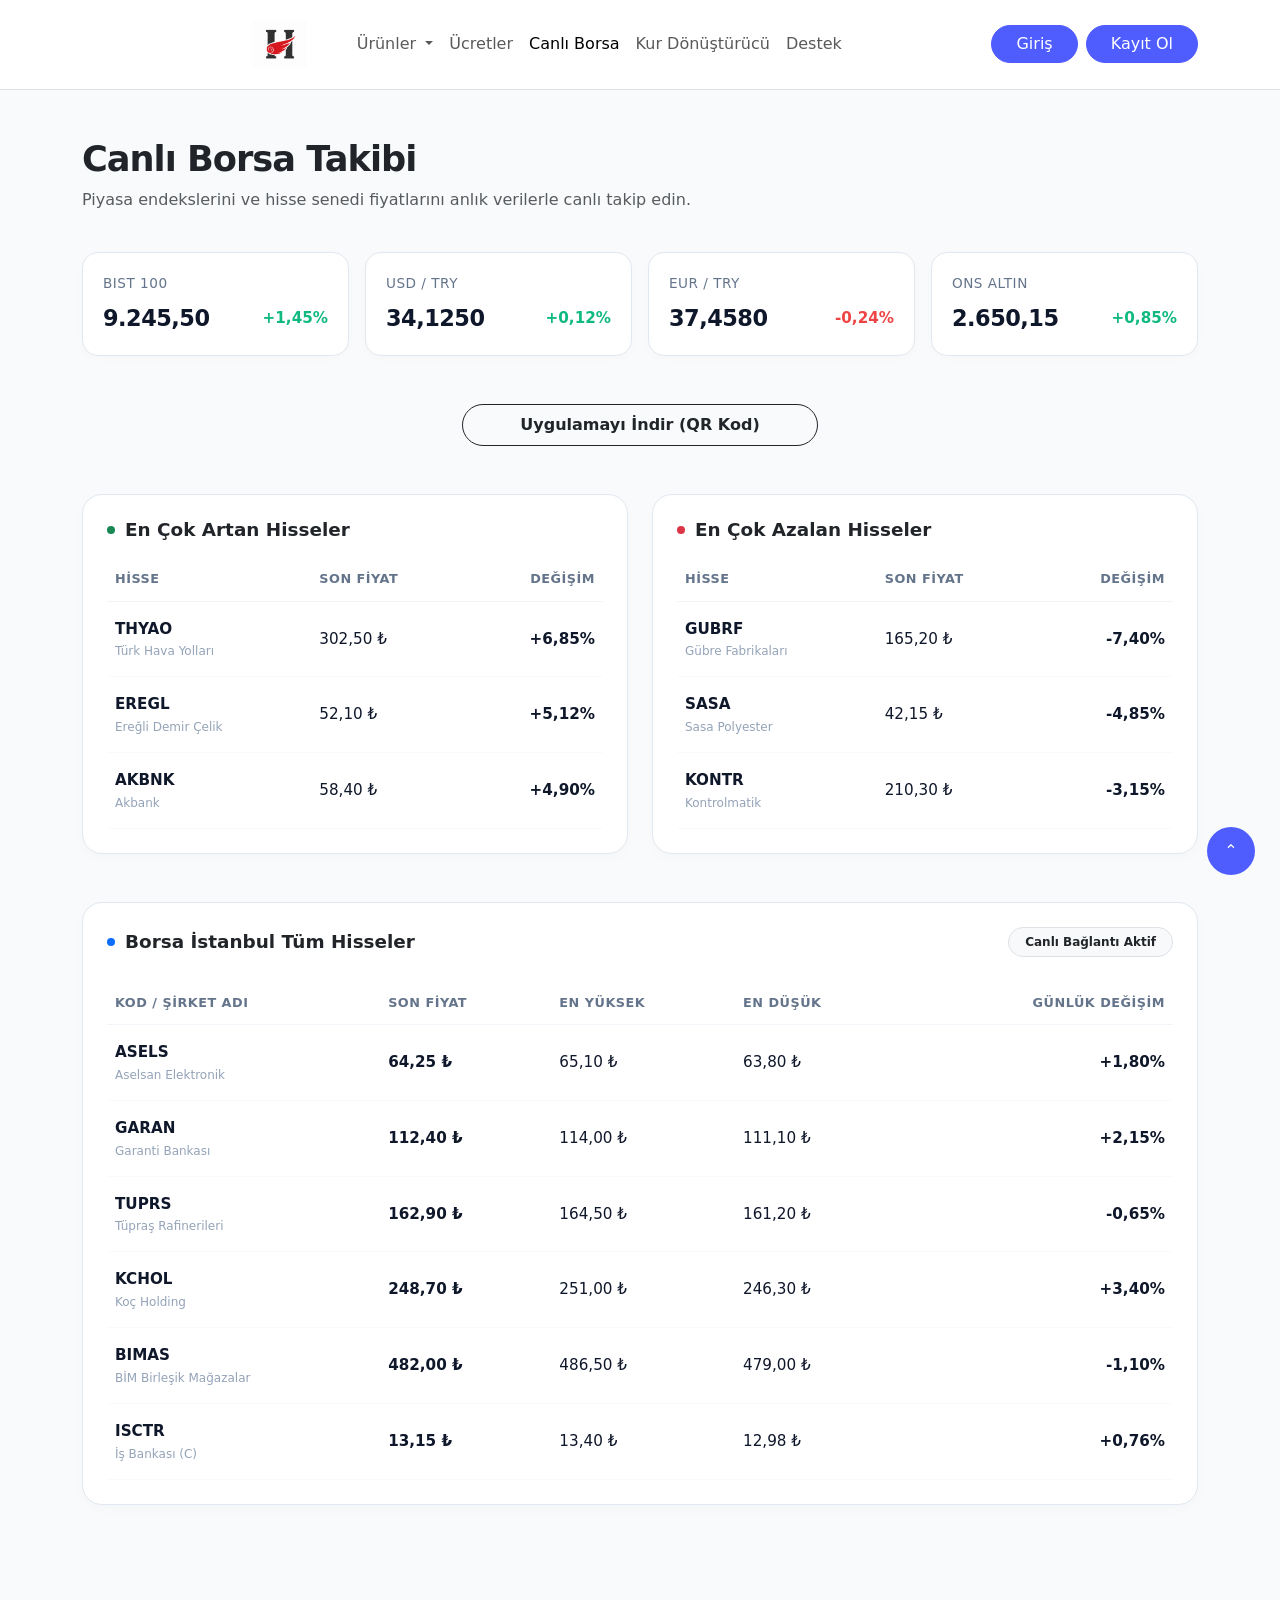
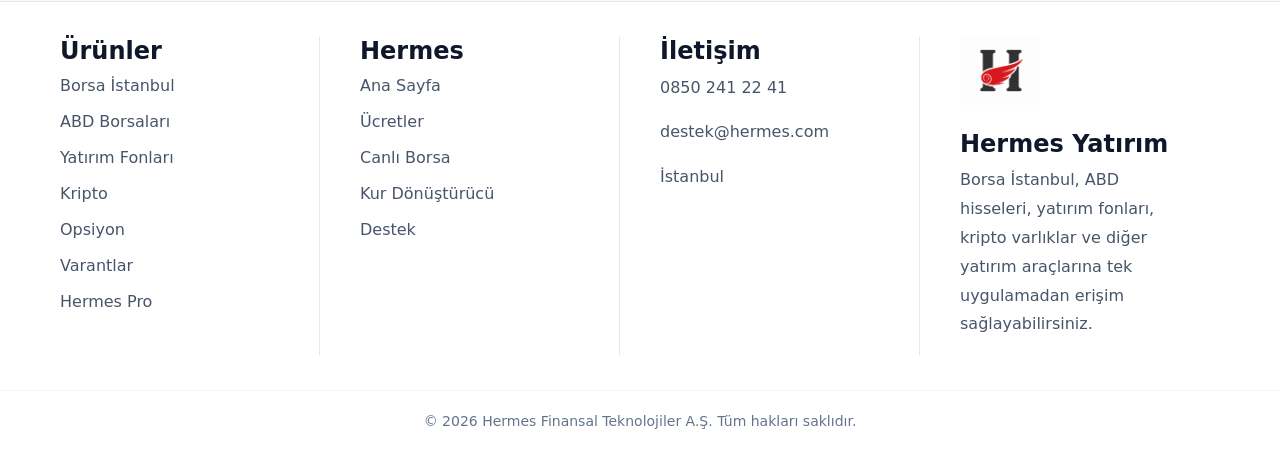
<file: canli-borsa.html>
<!DOCTYPE html>
<html lang="tr">

<head>
    <meta charset="UTF-8">
    <meta name="viewport" content="width=device-width, initial-scale=1.0">
    <title>Canlı Borsa | Hermes Yatırım</title>

    <link href="https://cdn.jsdelivr.net/npm/bootstrap@5.3.3/dist/css/bootstrap.min.css" rel="stylesheet">

    <link rel="stylesheet" href="css/style.css">
    <link rel="stylesheet" href="css/canli-borsa.css">
    <link rel="stylesheet" href="css/responsive.css">
</head>

<body class="market-body-white">

    <nav class="navbar navbar-expand-lg bg-white py-3 sticky-top border-bottom">
        <div class="container">
            <a class="navbar-brand" href="index.html">
                <img src="images/hermes-logo.png" alt="Hermes Logo" height="56" class="navbar-logo">
            </a>

            <button class="navbar-toggler" type="button" data-bs-toggle="collapse" data-bs-target="#navbarNav">
                <span class="navbar-toggler-icon"></span>
            </button>

            <div class="collapse navbar-collapse" id="navbarNav">
                <ul class="navbar-nav mx-auto">
                    <li class="nav-item dropdown">
                        <a class="nav-link dropdown-toggle" href="#" role="button" data-bs-toggle="dropdown">
                            Ürünler
                        </a>
                        <ul class="dropdown-menu product-menu">
                            <li><a class="dropdown-item" href="borsa-istanbul.html">Borsa İstanbul</a></li>
                            <li><a class="dropdown-item" href="abd-borsalari.html">ABD Borsaları</a></li>
                            <li><a class="dropdown-item" href="yatirim-fonlari.html">Yatırım Fonları</a></li>
                            <li><a class="dropdown-item" href="kripto.html">Kripto</a></li>
                            <li><a class="dropdown-item" href="opsiyon.html">Opsiyon</a></li>
                            <li><a class="dropdown-item" href="varantlar.html">Varantlar</a></li>
                            <li><a class="dropdown-item" href="hermes-pro.html">Hermes Pro</a></li>
                        </ul>
                    </li>

                    <li class="nav-item"><a class="nav-link" href="ucretler.html">Ücretler</a></li>
                    <li class="nav-item"><a class="nav-link active" href="canli-borsa.html">Canlı Borsa</a></li>
                    <li class="nav-item"><a class="nav-link" href="kur-donusturucu.html">Kur Dönüştürücü</a></li>
                    <li class="nav-item"><a class="nav-link" href="destek.html">Destek</a></li>
                </ul>

                <div class="d-flex">
                    <a href="giris.html" class="btn btn-primary rounded-pill px-4 me-2">Giriş</a>
                    <a href="kayit-ol.html" class="btn btn-primary rounded-pill px-4">Kayıt Ol</a>
                </div>
            </div>
        </div>
    </nav>
    <main class="market-container py-5">
        <div class="container">

            <div class="row mb-4">
                <div class="col-12 text-start">
                    <h1 class="market-main-title text-dark fw-bold mb-2">Canlı Borsa Takibi</h1>
                    <p class="text-muted">Piyasa endekslerini ve hisse senedi fiyatlarını anlık verilerle canlı takip
                        edin.</p>
                </div>
            </div>

            <div class="row g-3 mb-5">
                <div class="col-xl-3 col-md-6">
                    <div class="market-ticker-card">
                        <span class="ticker-name">BIST 100</span>
                        <div class="ticker-values">
                            <span class="ticker-price" id="price-bist">9.245,50</span>
                            <span class="ticker-change text-success" id="change-bist">+1,45%</span>
                        </div>
                    </div>
                </div>
                <div class="col-xl-3 col-md-6">
                    <div class="market-ticker-card">
                        <span class="ticker-name">USD / TRY</span>
                        <div class="ticker-values">
                            <span class="ticker-price" id="price-usd">34,1250</span>
                            <span class="ticker-change text-success" id="change-usd">+0,12%</span>
                        </div>
                    </div>
                </div>
                <div class="col-xl-3 col-md-6">
                    <div class="market-ticker-card">
                        <span class="ticker-name">EUR / TRY</span>
                        <div class="ticker-values">
                            <span class="ticker-price" id="price-eur">37,4580</span>
                            <span class="ticker-change text-danger" id="change-eur">-0,24%</span>
                        </div>
                    </div>
                </div>
                <div class="col-xl-3 col-md-6">
                    <div class="market-ticker-card">
                        <span class="ticker-name">ONS ALTIN</span>
                        <div class="ticker-values">
                            <span class="ticker-price" id="price-gold">2.650,15</span>
                            <span class="ticker-change text-success" id="change-gold">+0,85%</span>
                        </div>
                    </div>
                </div>
            </div>

            <div class="row mb-5 text-center justify-content-center">
                <div class="col-md-4">
                    <button class="btn btn-outline-dark rounded-pill px-4 py-2 fw-semibold w-100" type="button"
                        data-bs-toggle="collapse" data-bs-target="#midasQrPanel">
                        Uygulamayı İndir (QR Kod)
                    </button>

                    <div class="collapse" id="midasQrPanel">
                        <div class="market-qr-box-white my-3 mx-auto">
                            <h6 class="text-dark mb-3 fw-bold">Hermes'i indirmek için QR kodu taratın</h6>
                            <div class="qr-wrapper-white mx-auto">
                                <img src="images/hermes-qr-code.png" alt="Hermes QR" class="img-fluid">
                            </div>
                        </div>
                    </div>
                </div>
            </div>

            <div class="row g-4 mb-5">
                <div class="col-lg-6">
                    <div class="market-table-card">
                        <h4 class="table-card-title text-dark mb-3">
                            <span class="title-dot bg-success"></span> En Çok Artan Hisseler
                        </h4>
                        <div class="table-responsive">
                            <table class="table market-custom-table">
                                <thead>
                                    <tr>
                                        <th>Hisse</th>
                                        <th>Son Fiyat</th>
                                        <th class="text-end">Değişim</th>
                                    </tr>
                                </thead>
                                <tbody>
                                    <tr>
                                        <td><strong>THYAO</strong> <small class="text-muted">Türk Hava Yolları</small>
                                        </td>
                                        <td id="price-thyao">302,50 ₺</td>
                                        <td class="text-end text-success fw-bold">+6,85%</td>
                                    </tr>
                                    <tr>
                                        <td><strong>EREGL</strong> <small class="text-muted">Ereğli Demir Çelik</small>
                                        </td>
                                        <td id="price-eregl">52,10 ₺</td>
                                        <td class="text-end text-success fw-bold">+5,12%</td>
                                    </tr>
                                    <tr>
                                        <td><strong>AKBNK</strong> <small class="text-muted">Akbank</small></td>
                                        <td id="price-akbnk">58,40 ₺</td>
                                        <td class="text-end text-success fw-bold">+4,90%</td>
                                    </tr>
                                </tbody>
                            </table>
                        </div>
                    </div>
                </div>

                <div class="col-lg-6">
                    <div class="market-table-card">
                        <h4 class="table-card-title text-dark mb-3">
                            <span class="title-dot bg-danger"></span> En Çok Azalan Hisseler
                        </h4>
                        <div class="table-responsive">
                            <table class="table market-custom-table">
                                <thead>
                                    <tr>
                                        <th>Hisse</th>
                                        <th>Son Fiyat</th>
                                        <th class="text-end">Değişim</th>
                                    </tr>
                                </thead>
                                <tbody>
                                    <tr>
                                        <td><strong>GUBRF</strong> <small class="text-muted">Gübre Fabrikaları</small>
                                        </td>
                                        <td id="price-gubrf">165,20 ₺</td>
                                        <td class="text-end text-danger fw-bold">-7,40%</td>
                                    </tr>
                                    <tr>
                                        <td><strong>SASA</strong> <small class="text-muted">Sasa Polyester</small></td>
                                        <td id="price-sasa">42,15 ₺</td>
                                        <td class="text-end text-danger fw-bold">-4,85%</td>
                                    </tr>
                                    <tr>
                                        <td><strong>KONTR</strong> <small class="text-muted">Kontrolmatik</small></td>
                                        <td id="price-kontr">210,30 ₺</td>
                                        <td class="text-end text-danger fw-bold">-3,15%</td>
                                    </tr>
                                </tbody>
                            </table>
                        </div>
                    </div>
                </div>
            </div>

            <div class="row mb-5">
                <div class="col-12">
                    <div class="market-table-card pro-full-watchlist-card">
                        <div class="d-flex justify-content-between align-items-center mb-4">
                            <h4 class="table-card-title text-dark m-0">
                                <span class="title-dot bg-primary"></span> Borsa İstanbul Tüm Hisseler
                            </h4>
                            <span class="badge bg-light text-dark border px-3 py-2 rounded-pill small">Canlı Bağlantı
                                Aktif</span>
                        </div>

                        <div class="table-responsive">
                            <table class="table market-custom-table alignment-middle-table">
                                <thead>
                                    <tr>
                                        <th>Kod / Şirket Adı</th>
                                        <th>Son Fiyat</th>
                                        <th>En Yüksek</th>
                                        <th>En Düşük</th>
                                        <th class="text-end">Günlük Değişim</th>
                                    </tr>
                                </thead>
                                <tbody>
                                    <tr>
                                        <td><strong>ASELS</strong> <small class="text-muted">Aselsan Elektronik</small>
                                        </td>
                                        <td id="price-asels" class="fw-semibold">64,25 ₺</td>
                                        <td>65,10 ₺</td>
                                        <td>63,80 ₺</td>
                                        <td class="text-end text-success fw-bold">+1,80%</td>
                                    </tr>
                                    <tr>
                                        <td><strong>GARAN</strong> <small class="text-muted">Garanti Bankası</small>
                                        </td>
                                        <td id="price-garan" class="fw-semibold">112,40 ₺</td>
                                        <td>114,00 ₺</td>
                                        <td>111,10 ₺</td>
                                        <td class="text-end text-success fw-bold">+2,15%</td>
                                    </tr>
                                    <tr>
                                        <td><strong>TUPRS</strong> <small class="text-muted">Tüpraş Rafinerileri</small>
                                        </td>
                                        <td id="price-tuprs" class="fw-semibold">162,90 ₺</td>
                                        <td>164,50 ₺</td>
                                        <td>161,20 ₺</td>
                                        <td class="text-end text-danger fw-bold">-0,65%</td>
                                    </tr>
                                    <tr>
                                        <td><strong>KCHOL</strong> <small class="text-muted">Koç Holding</small></td>
                                        <td id="price-kchol" class="fw-semibold">248,70 ₺</td>
                                        <td>251,00 ₺</td>
                                        <td>246,30 ₺</td>
                                        <td class="text-end text-success fw-bold">+3,40%</td>
                                    </tr>
                                    <tr>
                                        <td><strong>BIMAS</strong> <small class="text-muted">BİM Birleşik
                                                Mağazalar</small></td>
                                        <td id="price-bimas" class="fw-semibold">482,00 ₺</td>
                                        <td>486,50 ₺</td>
                                        <td>479,00 ₺</td>
                                        <td class="text-end text-danger fw-bold">-1,10%</td>
                                    </tr>
                                    <tr>
                                        <td><strong>ISCTR</strong> <small class="text-muted">İş Bankası (C)</small></td>
                                        <td id="price-isctr" class="fw-semibold">13,15 ₺</td>
                                        <td>13,40 ₺</td>
                                        <td>12,98 ₺</td>
                                        <td class="text-end text-success fw-bold">+0,76%</td>
                                    </tr>
                                </tbody>
                            </table>
                        </div>
                    </div>
                </div>
            </div>

        </div>
    </main>

    <footer class="site-footer crypto-footer market-white-footer bg-white border-top">
        <div class="footer-container">

            <div class="footer-column">
                <h4>Ürünler</h4>
                <a href="borsa-istanbul.html">Borsa İstanbul</a>
                <a href="abd-borsalari.html">ABD Borsaları</a>
                <a href="yatirim-fonlari.html">Yatırım Fonları</a>
                <a href="kripto.html">Kripto</a>
                <a href="opsiyon.html">Opsiyon</a>
                <a href="varantlar.html">Varantlar</a>
                <a href="hermes-pro.html">Hermes Pro</a>
            </div>

            <div class="footer-column">
                <h4>Hermes</h4>
                <a href="index.html">Ana Sayfa</a>
                <a href="ucretler.html">Ücretler</a>
                <a href="canli-borsa.html">Canlı Borsa</a>
                <a href="kur-donusturucu.html">Kur Dönüştürücü</a>
                <a href="destek.html">Destek</a>
            </div>

            <div class="footer-column">
                <h4>İletişim</h4>
                <p>0850 241 22 41</p>
                <p>destek@hermes.com</p>
                <p>İstanbul</p>
            </div>

            <div class="footer-column">
                <img src="images/hermes-logo.png" alt="Hermes" class="footer-logo">
                <h4>Hermes Yatırım</h4>
                <p>
                    Borsa İstanbul, ABD hisseleri, yatırım fonları,
                    kripto varlıklar ve diğer yatırım araçlarına
                    tek uygulamadan erişim sağlayabilirsiniz.
                </p>
            </div>

        </div>

        <div class="footer-bottom">
            <p>© 2026 Hermes Finansal Teknolojiler A.Ş. Tüm hakları saklıdır.</p>
        </div>
    </footer>

    <a href="#" class="back-to-top">
        <span>⌃</span>
    </a>

    <script src="https://cdn.jsdelivr.net/npm/bootstrap@5.3.3/dist/js/bootstrap.bundle.min.js"></script>

    <script>
        function simulateLiveMarket() {
            const elements = [
                { id: 'price-bist', base: 9245.50, isCrypto: false, suffix: '' },
                { id: 'price-usd', base: 34.1250, isCrypto: true, suffix: '' },
                { id: 'price-eur', base: 37.4580, isCrypto: true, suffix: '' },
                { id: 'price-gold', base: 2650.15, isCrypto: false, suffix: '', prefix: '$' },
                { id: 'price-thyao', base: 302.50, isCrypto: false, suffix: ' ₺' },
                { id: 'price-eregl', base: 52.10, isCrypto: false, suffix: ' ₺' },
                { id: 'price-akbnk', base: 58.40, isCrypto: false, suffix: ' ₺' },
                { id: 'price-gubrf', base: 165.20, isCrypto: false, suffix: ' ₺' },
                { id: 'price-sasa', base: 42.15, isCrypto: false, suffix: ' ₺' },
                { id: 'price-kontr', base: 210.30, isCrypto: false, suffix: ' ₺' },
                { id: 'price-asels', base: 64.25, isCrypto: false, suffix: ' ₺' },
                { id: 'price-garan', base: 112.40, isCrypto: false, suffix: ' ₺' },
                { id: 'price-tuprs', base: 162.90, isCrypto: false, suffix: ' ₺' },
                { id: 'price-kchol', base: 248.70, isCrypto: false, suffix: ' ₺' },
                { id: 'price-bimas', base: 482.00, isCrypto: false, suffix: ' ₺' },
                { id: 'price-isctr', base: 13.15, isCrypto: false, suffix: ' ₺' }
            ];

            setInterval(() => {
                const randomIndices = [];
                while (randomIndices.length < 5) {
                    const r = Math.floor(Math.random() * elements.length);
                    if (!randomIndices.includes(r)) randomIndices.push(r);
                }

                randomIndices.forEach(idx => {
                    const item = elements[idx];
                    const el = document.getElementById(item.id);
                    if (!el) return;

                    const currentPrice = parseFloat(el.innerText.replace('₺', '').replace('$', '').replace('.', '').replace(',', '.'));
                    const changePercent = (Math.random() * 0.2 - 0.1) / 100;
                    const newPrice = currentPrice * (1 + changePercent);

                    if (newPrice > currentPrice) {
                        el.classList.add('blink-up');
                        setTimeout(() => el.classList.remove('blink-up'), 800);
                    } else if (newPrice < currentPrice) {
                        el.classList.add('blink-down');
                        setTimeout(() => el.classList.remove('blink-down'), 800);
                    }

                    const decimals = item.isCrypto ? 4 : 2;
                    let formattedPrice = newPrice.toFixed(decimals).replace('.', ',');

                    if (newPrice >= 1000) {
                        const parts = formattedPrice.split(',');
                        parts[0] = parts[0].replace(/\B(?=(\d{3})+(?!\d))/g, ".");
                        formattedPrice = parts.join(',');
                    }

                    const prefix = item.prefix || '';
                    const suffix = item.suffix || '';
                    el.innerText = prefix + formattedPrice + suffix;
                });
            }, 2000);
        }

        document.addEventListener('DOMContentLoaded', simulateLiveMarket);
    </script>
</body>

</html>
</file>
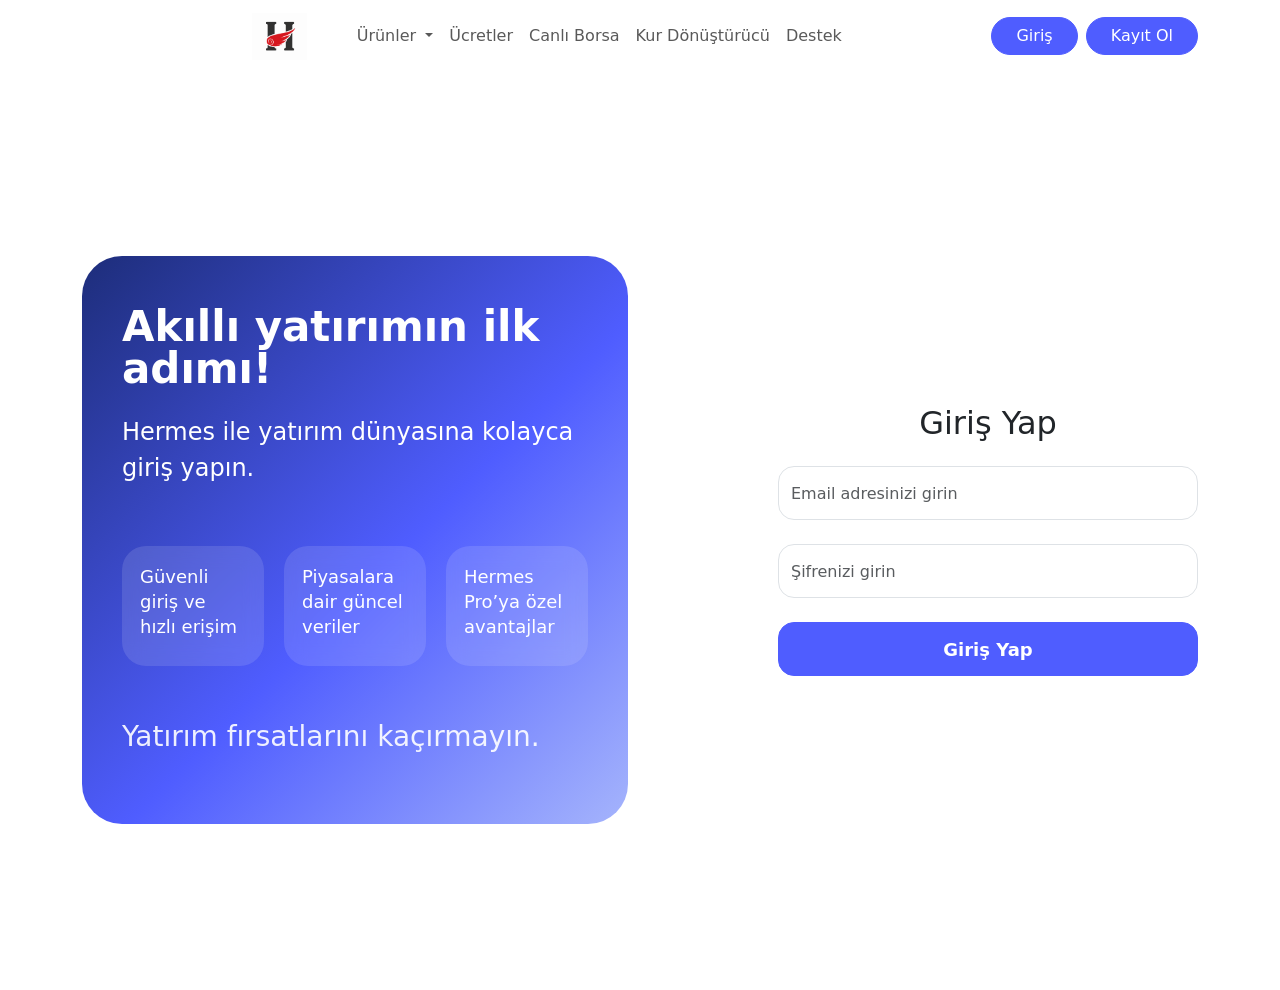
<file: giris.html>
<!DOCTYPE html>
<html lang="tr">

<head>

    <meta charset="UTF-8">
    <meta name="viewport" content="width=device-width, initial-scale=1.0">

    <title>Hermes - Giriş Yap</title>

    <!-- Bootstrap -->

    <link href="https://cdn.jsdelivr.net/npm/bootstrap@5.3.7/dist/css/bootstrap.min.css" rel="stylesheet">

    <!-- CSS -->

    <link rel="stylesheet" href="css/style.css">

    <link rel="stylesheet" href="css/responsive.css">

</head>

<body>





    <!-- NAVBAR START -->

    <nav class="navbar navbar-expand-lg bg-white">

        <div class="container">

            <!-- LOGO -->

            <a class="navbar-brand" href="index.html">

                <img src="images/hermes-logo.png" class="navbar-logo" alt="Logo">

            </a>





            <!-- MOBILE BUTTON -->

            <button class="navbar-toggler" type="button" data-bs-toggle="collapse" data-bs-target="#navbarNav">

                <span class="navbar-toggler-icon"></span>

            </button>





            <!-- MENU -->

            <div class="collapse navbar-collapse" id="navbarNav">

                <ul class="navbar-nav mx-auto">

                    <!-- PRODUCTS -->

                    <li class="nav-item dropdown">

                        <a class="nav-link dropdown-toggle" href="#" role="button" data-bs-toggle="dropdown">

                            Ürünler

                        </a>





                        <ul class="dropdown-menu product-menu">

                            <li>
                                <a class="dropdown-item" href="borsa-istanbul.html">

                                    Borsa İstanbul

                                </a>
                            </li>





                            <li>
                                <a class="dropdown-item" href="abd-borsalari.html">

                                    ABD Borsaları

                                </a>
                            </li>





                            <li>
                                <a class="dropdown-item" href="yatirim-fonlari.html">

                                    Yatırım Fonları

                                </a>
                            </li>





                            <li>
                                <a class="dropdown-item" href="kripto.html">

                                    Kripto

                                </a>
                            </li>





                            <li>
                                <a class="dropdown-item" href="opsiyon.html">

                                    Opsiyon

                                </a>
                            </li>


                            <li>
                                <a class="dropdown-item" href="varantlar.html">

                                    Varantlar

                                </a>
                            </li>


                            <li>
                                <a class="dropdown-item" href="hermes-pro.html">

                                    Hermes Pro

                                </a>
                            </li>

                        </ul>

                    </li>


                    <li class="nav-item">

                        <a class="nav-link" href="ucretler.html">

                            Ücretler

                        </a>

                    </li>





                    <li class="nav-item">

                        <a class="nav-link" href="canli-borsa.html">

                            Canlı Borsa

                        </a>

                    </li>





                    <li class="nav-item">

                        <a class="nav-link" href="kur-donusturucu.html">

                            Kur Dönüştürücü

                        </a>

                    </li>





                    <li class="nav-item">

                        <a class="nav-link" href="destek.html">

                            Destek

                        </a>

                    </li>

                </ul>





                <!-- BUTTONS -->

                <div class="d-flex gap-2">

                    <a href="giris.html" class="btn btn-primary rounded-pill px-4">

                        Giriş

                    </a>





                    <a href="kayit-ol.html" class="btn btn-primary rounded-pill px-4">

                        Kayıt Ol

                    </a>

                </div>

            </div>

        </div>

    </nav>

    <!-- NAVBAR END -->



    <!-- LOGIN SECTION -->

    <section class="login-section">

        <div class="container">

            <div class="row align-items-center min-vh-100">

                <!-- LEFT -->

                <div class="col-lg-6">

                    <div class="register-left-box">

                        <div>

                            <h1>

                                Akıllı yatırımın
                                ilk adımı!

                            </h1>





                            <p class="mt-4 fs-4">

                                Hermes ile yatırım dünyasına
                                kolayca giriş yapın.

                            </p>





                            <div class="register-features">

                                <div class="feature-mini-box">

                                    Güvenli giriş
                                    ve hızlı erişim

                                </div>





                                <div class="feature-mini-box">

                                    Piyasalara dair
                                    güncel veriler

                                </div>





                                <div class="feature-mini-box">

                                    Hermes Pro’ya
                                    özel avantajlar

                                </div>

                            </div>

                        </div>





                        <p class="bottom-text">

                            Yatırım fırsatlarını kaçırmayın.

                        </p>

                    </div>

                </div>









                <!-- RIGHT -->

                <div class="col-lg-6 login-form">

                    <div class="login-card">

                        <h2 class="mb-4 text-center">

                            Giriş Yap

                        </h2>





                        <form id="loginForm">

                            <!-- EMAIL -->

                            <div class="mb-4">

                                <input type="email" id="email" class="form-control"
                                    placeholder="Email adresinizi girin">

                            </div>





                            <!-- PASSWORD -->

                            <div class="mb-4">

                                <input type="password" id="password" class="form-control" placeholder="Şifrenizi girin">

                            </div>





                            <!-- BUTTON -->

                            <button type="submit" class="btn btn-primary">

                                Giriş Yap

                            </button>

                        </form>

                    </div>

                </div>

            </div>

        </div>

    </section>











    <!-- Bootstrap JS -->

    <script src="https://cdn.jsdelivr.net/npm/bootstrap@5.3.7/dist/js/bootstrap.bundle.min.js"></script>

    <!-- AUTH JS -->

    <script src="js/auth.js"></script>

</body>
</file>
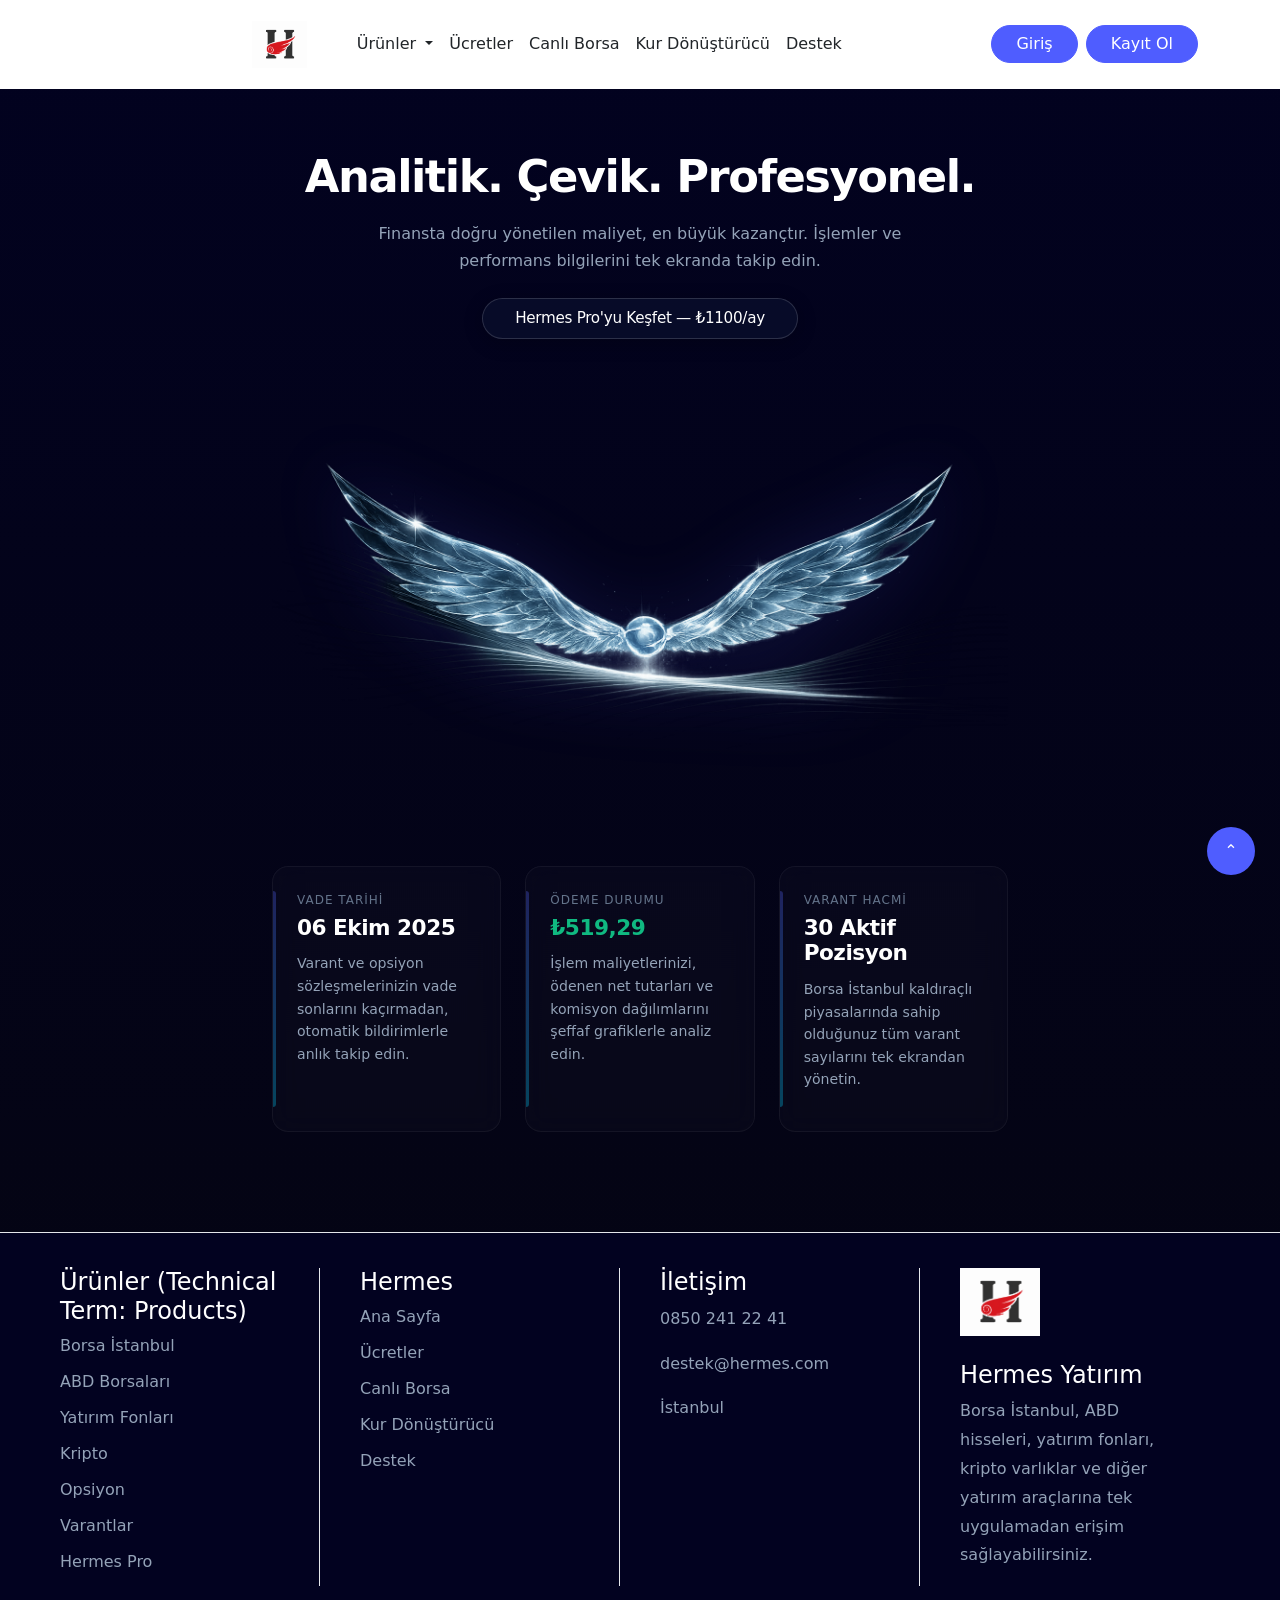
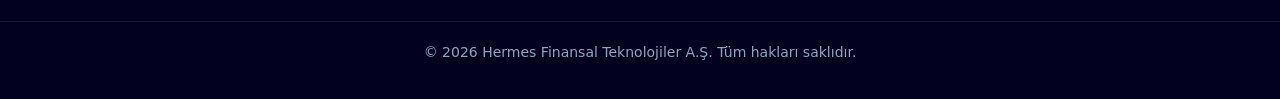
<file: hermes-pro.html>
<!DOCTYPE html>
<html lang="tr">

<head>
    <meta charset="UTF-8">
    <meta name="viewport" content="width=device-width, initial-scale=1.0">
    <title>Hermes Pro</title>

    <link href="https://cdn.jsdelivr.net/npm/bootstrap@5.3.3/dist/css/bootstrap.min.css" rel="stylesheet">

    <link rel="stylesheet" href="css/style.css">
    <link rel="stylesheet" href="css/hermes-pro.css">
    <link rel="stylesheet" href="css/responsive.css">
</head>

<body class="pro-body-bg">

    <nav class="navbar navbar-expand-lg bg-white py-3 sticky-top">
        <div class="container">
            <a class="navbar-brand" href="index.html">
                <img src="images/hermes-logo.png" alt="Hermes Logo" height="56" class="navbar-logo">
            </a>

            <button class="navbar-toggler" type="button" data-bs-toggle="collapse" data-bs-target="#navbarNav">
                <span class="navbar-toggler-icon"></span>
            </button>

            <div class="collapse navbar-collapse" id="navbarNav">
                <ul class="navbar-nav mx-auto">
                    <li class="nav-item dropdown">
                        <a class="nav-link dropdown-toggle" href="#" role="button" data-bs-toggle="dropdown">
                            Ürünler
                        </a>
                        <ul class="dropdown-menu product-menu">
                            <li><a class="dropdown-item" href="borsa-istanbul.html">Borsa İstanbul</a></li>
                            <li><a class="dropdown-item" href="abd-borsalari.html">ABD Borsaları</a></li>
                            <li><a class="dropdown-item" href="yatirim-fonlari.html">Yatırım Fonları</a></li>
                            <li><a class="dropdown-item" href="kripto.html">Kripto</a></li>
                            <li><a class="dropdown-item" href="opsiyon.html">Opsiyon</a></li>
                            <li><a class="dropdown-item" href="varantlar.html">Varantlar</a></li>
                            <li><a class="dropdown-item" href="hermes-pro.html">Hermes Pro</a></li>
                        </ul>
                    </li>

                    <li class="nav-item"><a class="nav-link" href="ucretler.html">Ücretler</a></li>
                    <li class="nav-item"><a class="nav-link" href="canli-borsa.html">Canlı Borsa</a></li>
                    <li class="nav-item"><a class="nav-link" href="kur-donusturucu.html">Kur Dönüştürücü</a></li>
                    <li class="nav-item"><a class="nav-link" href="destek.html">Destek</a></li>
                </ul>

                <div class="d-flex">
                    <a href="giris.html" class="btn btn-primary rounded-pill px-4 me-2">Giriş</a>
                    <a href="kayit-ol.html" class="btn btn-primary rounded-pill px-4">Kayıt Ol</a>
                </div>
            </div>
        </div>
    </nav>
    <section class="pro-hero-section">
        <div class="container">
            <div class="row justify-content-center">
                <div class="col-lg-8 text-center">

                    <div class="pro-center-wrapper">

                        <h1 class="display-3 fw-bold text-white mb-3">Analitik. Çevik. Profesyonel.</h1>

                        <p class="text-secondary mb-4">
                            Finansta doğru yönetilen maliyet, en büyük kazançtır. İşlemler ve<br>
                            performans bilgilerini tek ekranda takip edin.
                        </p>

                        <div class="mb-3">
                            <button class="btn rounded-pill pro-premium-btn" type="button" data-bs-toggle="collapse"
                                data-bs-target="#midasQrPanel" aria-expanded="false" aria-controls="midasQrPanel">
                                Hermes Pro'yu Keşfet — ₺1100/ay
                            </button>
                        </div>

                        <div class="collapse" id="midasQrPanel">
                            <div class="pro-qr-box my-3 mx-auto">
                                <h6 class="text-secondary mb-2 fw-bold">Midas'ı indirmek için QR kodu taratın</h6>
                                <div class="qr-wrapper mx-auto">
                                    <img src="images/hermes-qr-code.png" alt="Hermes QR" class="img-fluid pro-qr-img">
                                </div>
                            </div>
                        </div>

                        <div class="pro-img-box">
                            <img src="images/hermes-pro-1.png" alt="Hermes Pro Grafik" class="pro-centered-img">
                        </div>

                        <div class="pro-features-grid mt-4 w-100">
                            <div class="row g-4 justify-content-center">
                                
                                <div class="col-md-4 text-start">
                                    <div class="pro-stat-card">
                                        <div class="card-line"></div>
                                        <span class="card-tag">Vade Tarihi</span>
                                        <h3 class="card-val">06 Ekim 2025</h3>
                                        <p class="card-desc">Varant ve opsiyon sözleşmelerinizin vade sonlarını kaçırmadan, otomatik bildirimlerle anlık takip edin.</p>
                                    </div>
                                </div>

                                <div class="col-md-4 text-start">
                                    <div class="pro-stat-card">
                                        <div class="card-line"></div>
                                        <span class="card-tag">Ödeme Durumu</span>
                                        <h3 class="card-val text-success">₺519,29</h3>
                                        <p class="card-desc">İşlem maliyetlerinizi, ödenen net tutarları ve komisyon dağılımlarını şeffaf grafiklerle analiz edin.</p>
                                    </div>
                                </div>

                                <div class="col-md-4 text-start">
                                    <div class="pro-stat-card">
                                        <div class="card-line"></div>
                                        <span class="card-tag">Varant Hacmi</span>
                                        <h3 class="card-val">30 Aktif Pozisyon</h3>
                                        <p class="card-desc">Borsa İstanbul kaldıraçlı piyasalarında sahip olduğunuz tüm varant sayılarını tek ekrandan yönetin.</p>
                                    </div>
                                </div>

                            </div>
                        </div>
                        </div> </div> </div> </div> </section>
    <footer class="site-footer crypto-footer">
        <div class="footer-container">
            
            <div class="footer-column">
                <h4>Ürünler (Technical Term: Products)</h4>
                <a href="borsa-istanbul.html">Borsa İstanbul</a>
                <a href="abd-borsalari.html">ABD Borsaları</a>
                <a href="yatirim-fonlari.html">Yatırım Fonları</a>
                <a href="kripto.html">Kripto</a>
                <a href="opsiyon.html">Opsiyon</a>
                <a href="varantlar.html">Varantlar</a>
                <a href="hermes-pro.html">Hermes Pro</a>
            </div>

            <div class="footer-column">
                <h4>Hermes</h4>
                <a href="index.html">Ana Sayfa </a>
                <a href="ucretler.html">Ücretler </a>
                <a href="canli-borsa.html">Canlı Borsa </a>
                <a href="kur-donusturucu.html">Kur Dönüştürücü </a>
                <a href="destek.html">Destek </a>
            </div>

            <div class="footer-column">
                <h4>İletişim </h4>
                <p>0850 241 22 41</p>
                <p>destek@hermes.com</p>
                <p>İstanbul</p>
            </div>

            <div class="footer-column">
                <img src="images/hermes-logo.png" alt="Hermes" class="footer-logo">
                <h4>Hermes Yatırım</h4>
                <p>
                    Borsa İstanbul, ABD hisseleri, yatırım fonları,
                    kripto varlıklar ve diğer yatırım araçlarına
                    tek uygulamadan erişim sağlayabilirsiniz.
                </p>
            </div>

        </div> <div class="footer-bottom">
            <p>© 2026 Hermes Finansal Teknolojiler A.Ş. Tüm hakları saklıdır.</p>
        </div>
    </footer>

    <a href="#" class="back-to-top">
        <span>⌃</span>
    </a>

    <script src="https://cdn.jsdelivr.net/npm/bootstrap@5.3.3/dist/js/bootstrap.bundle.min.js"></script>
</body>

</html>
</file>
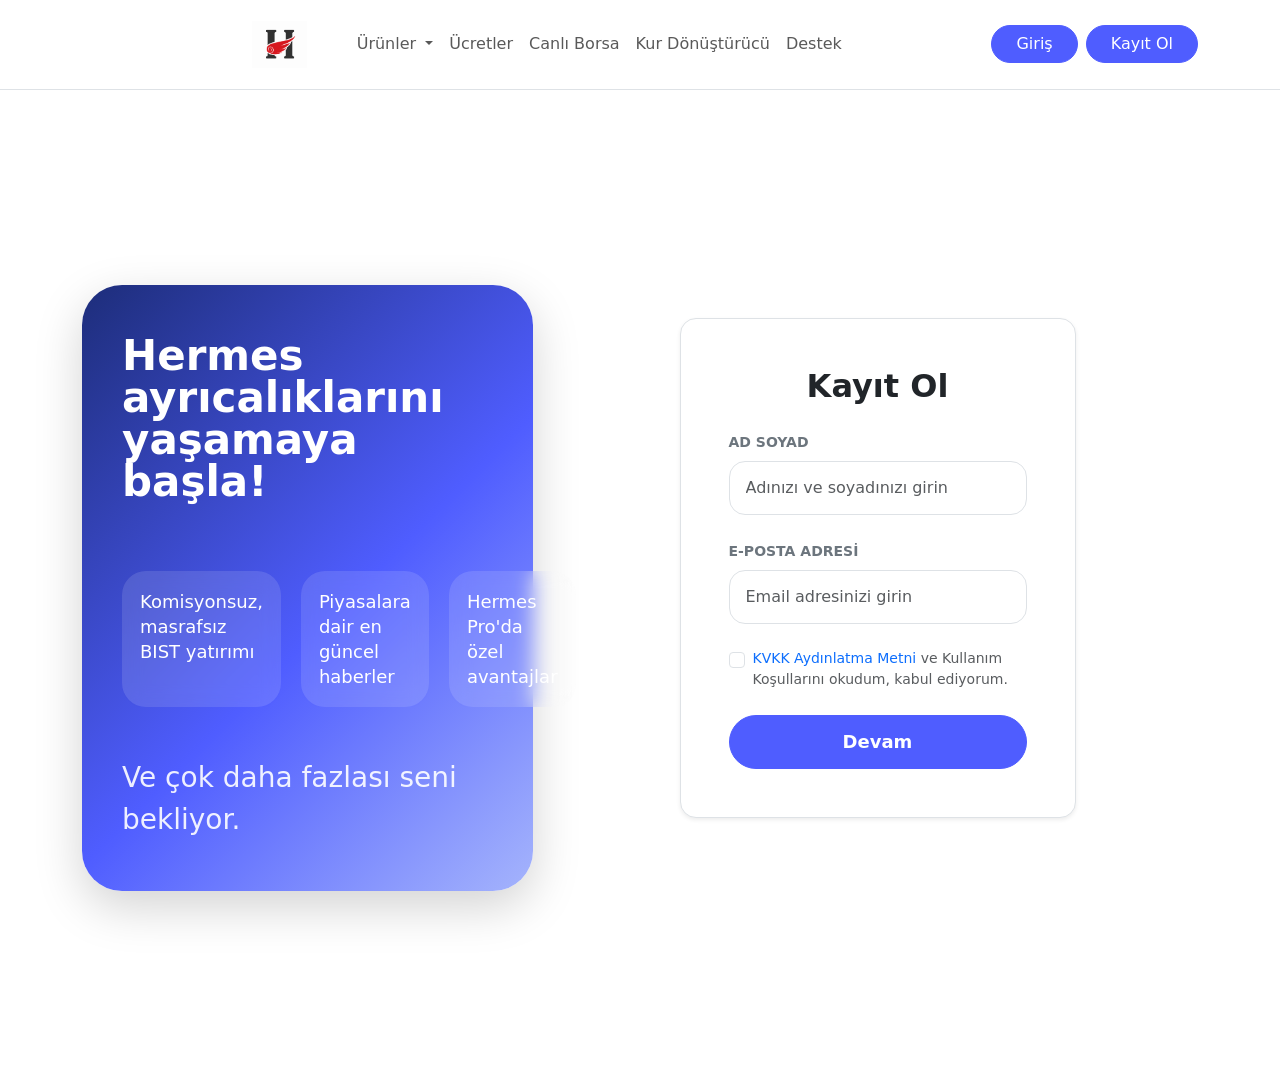
<file: kayit-ol.html>
<!DOCTYPE html>
<html lang="tr">

<head>
    <meta charset="UTF-8">
    <meta name="viewport" content="width=device-width, initial-scale=1.0">
    <title>Hermes - Kayıt Ol</title>

    <!-- Bootstrap CSS -->
    <link href="https://cdn.jsdelivr.net/npm/bootstrap@5.3.3/dist/css/bootstrap.min.css" rel="stylesheet">

    <!-- CSS Dosyalarınız -->
    <link rel="stylesheet" href="css/style.css">
    <link rel="stylesheet" href="css/responsive.css">
    
    <style>
        .d-none { display: none !important; }
    </style>
</head>

<body>

    <!-- NAVBAR START -->
    <nav class="navbar navbar-expand-lg bg-white py-3 sticky-top border-bottom">
        <div class="container">
            <a class="navbar-brand" href="index.html">
                <img src="images/hermes-logo.png" class="navbar-logo" alt="Logo">
            </a>

            <button class="navbar-toggler" type="button" data-bs-toggle="collapse" data-bs-target="#navbarNav">
                <span class="navbar-toggler-icon"></span>
            </button>

            <div class="collapse navbar-collapse" id="navbarNav">
                <ul class="navbar-nav mx-auto">
                    <li class="nav-item dropdown">
                        <a class="nav-link dropdown-toggle" href="#" role="button" data-bs-toggle="dropdown">
                            Ürünler
                        </a>
                        <ul class="dropdown-menu product-menu">
                            <li><a class="dropdown-item" href="borsa-istanbul.html">Borsa İstanbul</a></li>
                            <li><a class="dropdown-item" href="abd-borsalari.html">ABD Borsaları</a></li>
                            <li><a class="dropdown-item" href="yatirim-fonlari.html">Yatırım Fonları</a></li>
                            <li><a class="dropdown-item" href="kripto.html">Kripto</a></li>
                            <li><a class="dropdown-item" href="opsiyon.html">Opsiyon</a></li>
                            <li><a class="dropdown-item" href="varantlar.html">Varantlar</a></li>
                            <li><a class="dropdown-item" href="hermes-pro.html">Hermes Pro</a></li>
                        </ul>
                    </li>
                    <li class="nav-item"><a class="nav-link" href="ucretler.html">Ücretler</a></li>
                    <li class="nav-item"><a class="nav-link" href="canli-borsa.html">Canlı Borsa</a></li>
                    <li class="nav-item"><a class="nav-link" href="kur-donusturucu.html">Kur Dönüştürücü</a></li>
                    <li class="nav-item"><a class="nav-link" href="destek.html">Destek</a></li>
                </ul>

                <div class="d-flex">
                    <a href="giris.html" class="btn btn-primary rounded-pill px-4 me-2">Giriş</a>
                    <a href="kayit-ol.html" class="btn btn-primary rounded-pill px-4">Kayıt Ol</a>
                </div>
            </div>
        </div>
    </nav>
    <!-- NAVBAR END -->

    <!-- REGISTER SECTION START -->
    <section class="login-section py-5">
        <div class="container">
            <div class="row align-items-center min-vh-100">

                <!-- SOL TARAF: ÖZELLİK KUTUSU -->
                <div class="col-lg-5 mb-5 mb-lg-0">
                    <div class="register-left-box shadow-lg">
                        <h1>Hermes ayrıcalıklarını<br>yaşamaya başla!</h1>
                        
                        <div class="register-features">
                            <div class="feature-mini-box">Komisyonsuz, masrafsız BIST yatırımı</div>
                            <div class="feature-mini-box">Piyasalara dair en güncel haberler</div>
                            <div class="feature-mini-box">Hermes Pro'da özel avantajlar</div>
                        </div>

                        <p class="bottom-text mb-0">Ve çok daha fazlası seni bekliyor.</p>
                    </div>
                </div>

                <!-- SAĞ TARAF: KADEMELİ FORM KARTI -->
                <div class="col-lg-6 offset-lg-1 register-form">
                    <div class="login-card p-4 p-md-5 bg-white border rounded-4 shadow-sm">
                        
                        <h2 class="mb-4 text-center text-dark fw-bold">Kayıt Ol</h2>

                        <!-- Pop-up Uyarı Kutusu -->
                        <div id="registerAlert" class="alert d-none mb-4"></div>

                        <form id="registerForm">
                            
                            <!-- === ADIM 1: PROFİL VE İLETİŞİM BİLGİLERİ === -->
                            <div id="step-1">
                                <div class="mb-4 text-start">
                                    <label class="form-label text-secondary fw-semibold small text-uppercase">Ad Soyad</label>
                                    <input type="text" id="name" class="form-control form-control-lg" placeholder="Adınızı ve soyadınızı girin">
                                </div>

                                <!-- İstediğiniz E-posta Alanı Birinci Adıma Alındı -->
                                <div class="mb-4 text-start">
                                    <label class="form-label text-secondary fw-semibold small text-uppercase">E-posta Adresi</label>
                                    <input type="email" id="registerEmail" class="form-control form-control-lg" placeholder="Email adresinizi girin">
                                </div>

                                <div class="form-check mb-4 text-start">
                                    <input class="form-check-input" type="checkbox" id="terms">
                                    <label class="form-check-label text-muted small" for="terms">
                                        <a href="#" class="text-decoration-none text-primary fw-medium">KVKK Aydınlatma Metni</a> ve Kullanım Koşullarını okudum, kabul ediyorum.
                                    </label>
                                </div>

                                <button type="button" id="btn-next" class="btn btn-primary btn-lg w-100 rounded-pill fw-bold">
                                    Devam
                                </button>
                            </div>

                            <!-- === ADIM 2: GÜVENLİK BİLGİLERİ (ŞİFRELEME) === -->
                            <div id="step-2" class="d-none">
                                <div class="mb-4 text-start">
                                    <label class="form-label text-secondary fw-semibold small text-uppercase">Şifre</label>
                                    <input type="password" id="registerPassword" class="form-control form-control-lg" placeholder="Şifrenizi belirleyin">
                                </div>

                                <div class="d-flex gap-2">
                                    <button type="button" id="btn-back" class="btn btn-light btn-lg rounded-pill border px-4">Geri</button>
                                    <button type="submit" class="btn btn-primary btn-lg flex-grow-1 rounded-pill fw-bold">Hesap Oluştur</button>
                                </div>
                            </div>

                        </form>

                    </div>
                </div>

            </div>
        </div>
    </section>
    <!-- REGISTER SECTION END -->

    <!-- Bootstrap JS -->
    <script src="https://cdn.jsdelivr.net/npm/bootstrap@5.3.3/dist/js/bootstrap.bundle.min.js"></script>

    <!-- AUTH JS -->
    <script src="js/auth.js"></script>
</body>

</html>
</file>
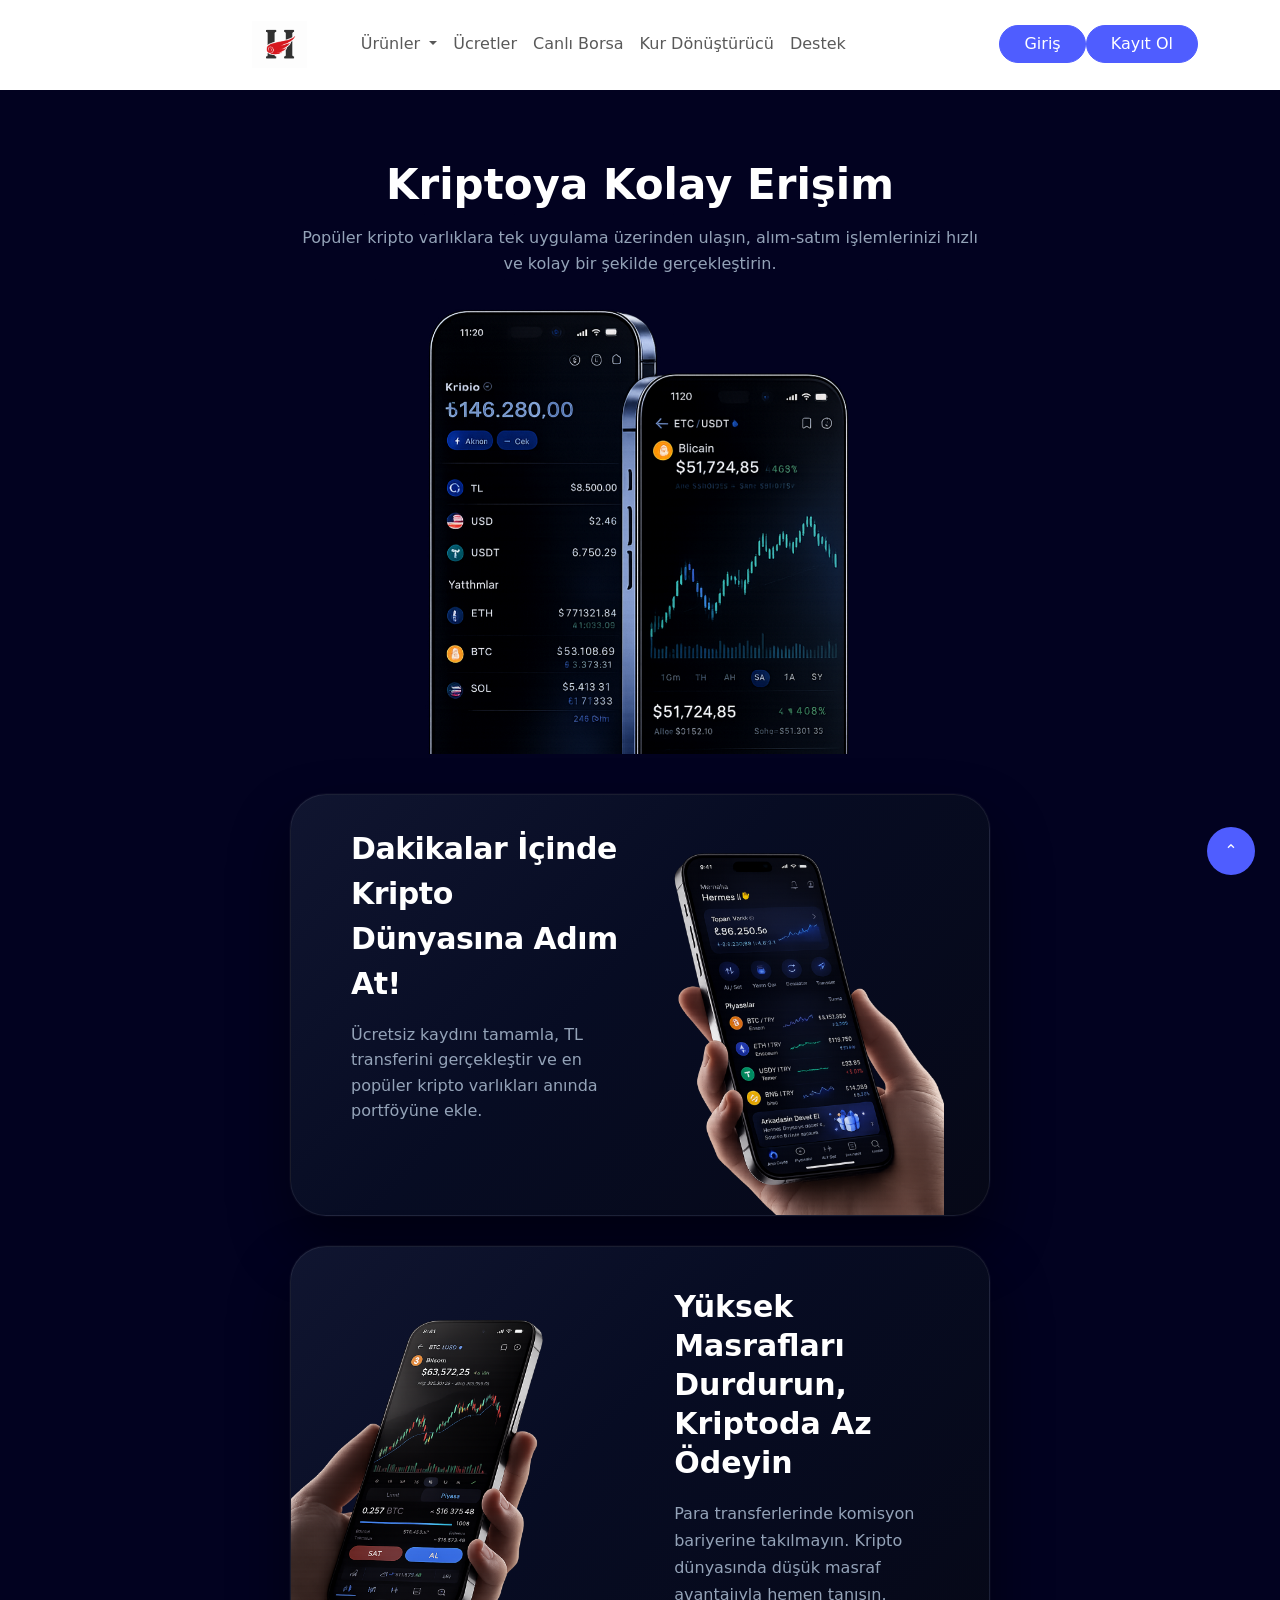
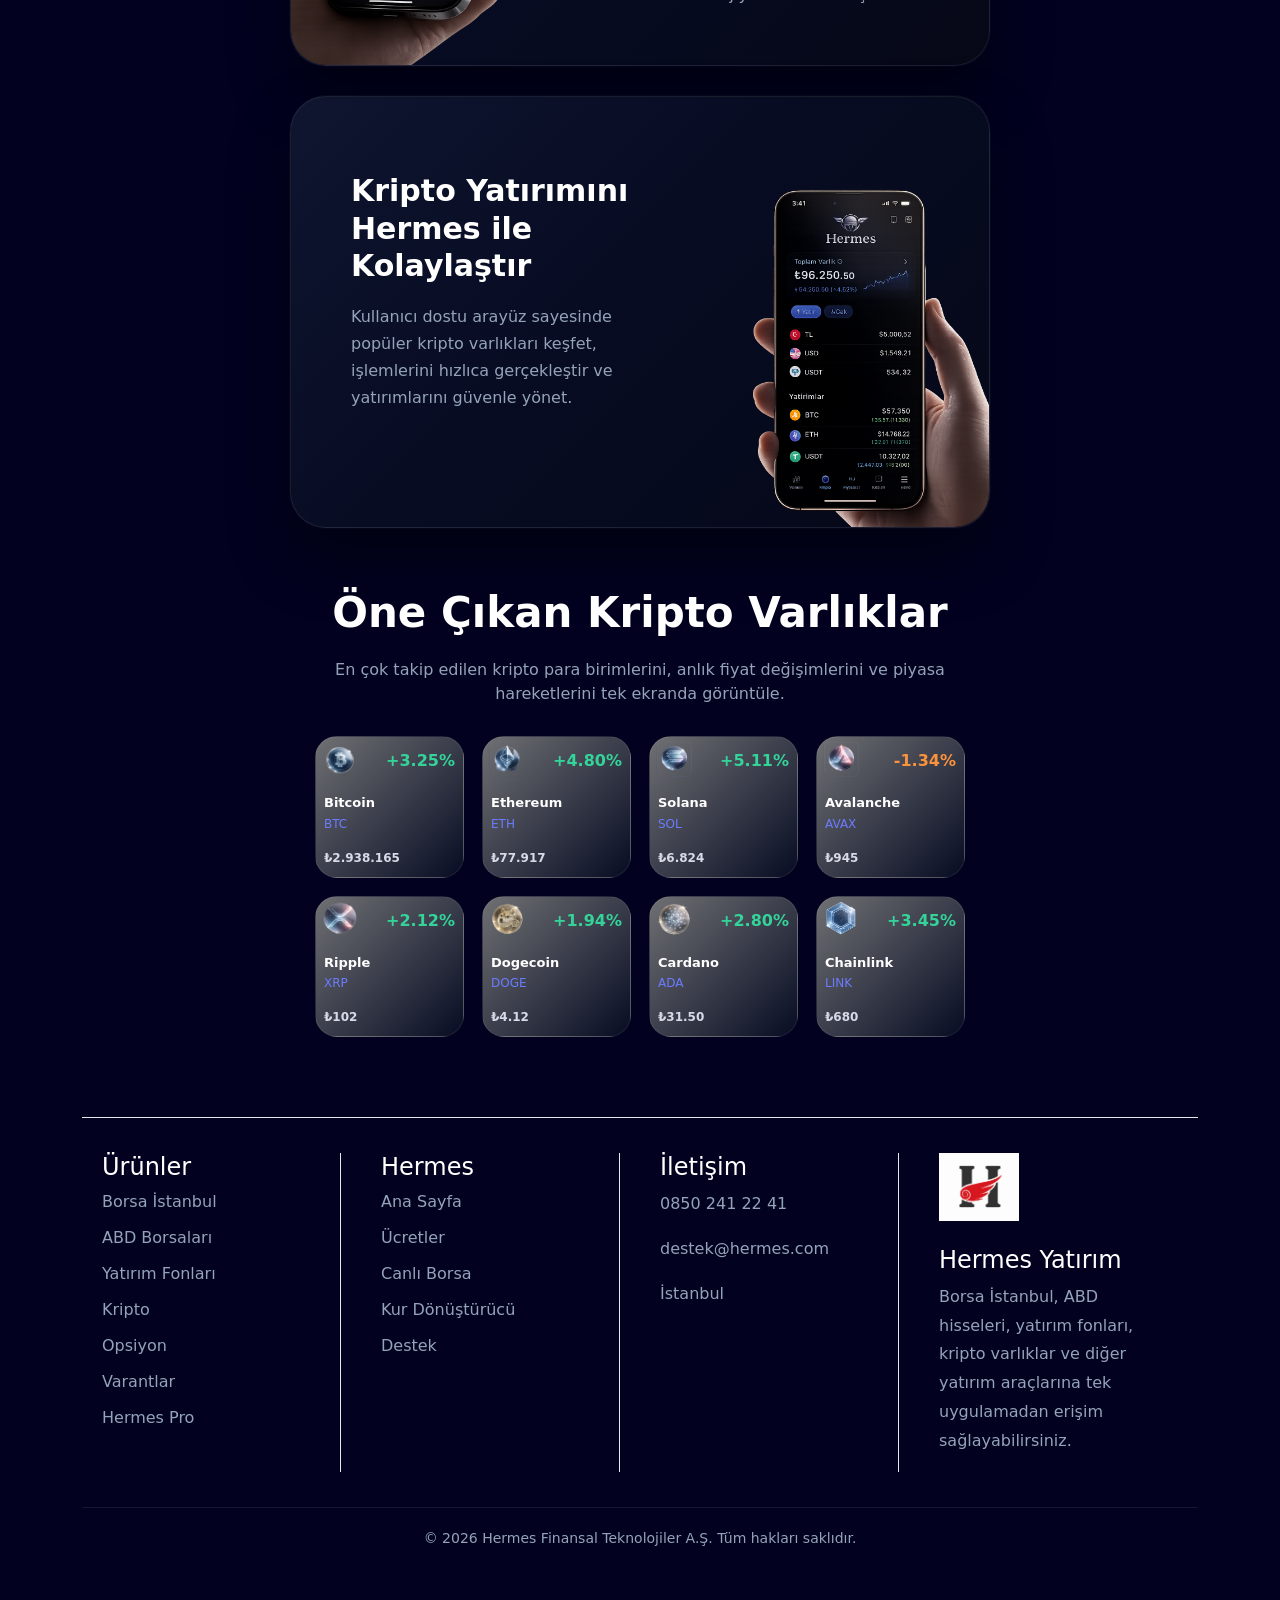
<file: kripto.html>
<!DOCTYPE html>
<html lang="tr">

<head>

    <meta charset="UTF-8">

    <meta name="viewport"
          content="width=device-width, initial-scale=1.0">

    <title>Kripto</title>





    <!-- Bootstrap -->

    <link href="https://cdn.jsdelivr.net/npm/bootstrap@5.3.7/dist/css/bootstrap.min.css"
          rel="stylesheet">




    <!-- CSS -->

    <link rel="stylesheet"
          href="css/style.css">
    <link rel="stylesheet" href="css/responsive.css">

</head>

<body>

    <!-- NAVBAR START -->

<nav class="navbar navbar-expand-lg bg-white py-3 sticky-top">

    <div class="container">

        <!-- LOGO -->

        <a class="navbar-brand"
           href="index.html">

            <img src="images/hermes-logo.png"
     alt="Hermes Logo"
     height="56"
     class="navbar-logo">

        </a>





        <!-- MOBILE BUTTON -->

        <button class="navbar-toggler"
                type="button"
                data-bs-toggle="collapse"
                data-bs-target="#navbarNav">

            <span class="navbar-toggler-icon"></span>

        </button>





        <!-- MENU -->

        <div class="collapse navbar-collapse"
             id="navbarNav">

            <ul class="navbar-nav mx-auto">

                <!-- PRODUCTS -->

                <li class="nav-item dropdown">

                    <a class="nav-link dropdown-toggle"
                           href="#"
                           role="button"
                           data-bs-toggle="dropdown">

                        Ürünler

                    </a>



                    <ul class="dropdown-menu product-menu">

                        <li>
                            <a class="dropdown-item" href="borsa-istanbul.html">
                                 Borsa İstanbul
                            </a>
                        </li>

                        <li>
                            <a class="dropdown-item" href="abd-borsalari.html">
                               ABD Borsaları
                            </a>
                        </li>

                        <li>
                            <a class="dropdown-item" href="yatirim-fonlari.html">
                                Yatırım Fonları
                            </a>
                        </li>

                        <li>
                            <a class="dropdown-item" href="kripto.html">
                               Kripto
                            </a>
                        </li>

                        <li>
                            <a class="dropdown-item" href="opsiyon.html">
                               Opsiyon
                            </a>
                        </li>

                        <li>
                            <a class="dropdown-item" href="varantlar.html">
                               Varantlar
                            </a>
                        </li>

                       

                        <li>
                            <a class="dropdown-item" href="hermes-pro.html">
                               Hermes Pro
                            </a>
                        </li>

                    </ul>

                </li>





                <!-- MENU ITEMS -->

                <li class="nav-item">

                    <a class="nav-link" href="ucretler.html">
                         Ücretler

                    </a>

                </li>





                <li class="nav-item">

                    <a class="nav-link" href="canli-borsa.html">
                       Canlı Borsa

                    </a>

                </li>





                <li class="nav-item">

                    <a class="nav-link" href="kur-donusturucu.html">
                       Kur Dönüştürücü

                    </a>

                </li>





                <li class="nav-item">

                    <a class="nav-link" href="destek.html">
                       Destek

                    </a>

                </li>

            </ul>





            <!-- RIGHT BUTTONS -->

            <div class="d-flex">

                <a href="giris.html"
                  class="btn btn-primary rounded-pill px-4">

                    Giriş

                </a>





                <a href="kayit-ol.html"
                   class="btn btn-primary rounded-pill px-4">

                    Kayıt Ol

                </a>

            </div>

        </div>

    </div>

</nav>

<!-- NAVBAR END -->

</nav>

<!-- NAVBAR END -->






<section class="crypto-hero-section">
    <div class="container">
        <div class="crypto-hero-content">
            
            <h1 class="crypto-hero-title">Kriptoya Kolay Erişim</h1>
            <p class="crypto-hero-text">Popüler kripto varlıklara tek uygulama üzerinden ulaşın, alım-satım işlemlerinizi hızlı ve kolay bir şekilde gerçekleştirin.</p>
            
            <div class="crypto-hero-image-wrap">
                <img src="images/kripto-1.png" alt="Hermes Kripto Platformu" class="crypto-hero-main-img">
            </div>

        </div>
    </div>
</section>


<section class="crypto-grid-section">

    <div class="container">

        <div class="crypto-grid-column">

            <!-- =========================================
                 1. PREMIUM KART
            ========================================= -->

            <div class="crypto-premium-card">

                <div class="card-left-text">

                    <h2 class="grid-card-title">
                        Dakikalar İçinde Kripto Dünyasına Adım At!
                    </h2>

                    <p class="grid-card-text">
                        Ücretsiz kaydını tamamla, TL transferini gerçekleştir ve
                        en popüler kripto varlıkları anında portföyüne ekle.
                    </p>

                </div>

                <div class="card-right-image">

                    <img src="images/kripto-2.PNG"
                         alt="Hermes Hızlı İşlem"
                         class="grid-phone-img">

                </div>

            </div>


            <!-- =========================================
                 2. PREMIUM KART
            ========================================= -->

            <div class="crypto-premium-card-2">

                <!-- Sol Görsel -->

                <div class="card-left-image">

                    <img src="images/kripto-3.png"
                         alt="Düşük Komisyonlu Kripto İşlemleri"
                         class="grid-phone-img">

                </div>

                <!-- Sağ Yazılar -->

                <div class="card-right-text">

                    <h3 class="grid-card-title">
                        Yüksek Masrafları Durdurun,<br>
                        Kriptoda Az Ödeyin
                    </h3>

                    <p class="grid-card-text">
                        Para transferlerinde komisyon bariyerine
                        takılmayın. Kripto dünyasında düşük masraf
                        avantajıyla hemen tanışın.
                    </p>
   

        </div>

    </div>



    <!-- =========================================
     3. PREMIUM KART
========================================= -->

<div class="crypto-premium-card-3">

    <div class="card-left-text">

        <h3 class="grid-card-title">
    Kripto Yatırımını<br>
    Hermes ile Kolaylaştır
        </h3>
        <p class="grid-card-text">
            Kullanıcı dostu arayüz sayesinde popüler kripto
            varlıkları keşfet, işlemlerini hızlıca gerçekleştir
            ve yatırımlarını güvenle yönet.
        </p>

    </div>

    <div class="card-right-image">

        <img src="images/kripto-4.png"
             alt="Hermes Kripto Deneyimi"
             class="grid-phone-img">

    </div>

</div>


<!--Popüler Kriptolar-->

<h2 class="crypto-market-title">
    Öne Çıkan Kripto Varlıklar
</h2>

<p class="crypto-market-subtitle">
    En çok takip edilen kripto para birimlerini,
    anlık fiyat değişimlerini ve piyasa hareketlerini
    tek ekranda görüntüle.
</p>

<section class="crypto-market-section">

    <div class="crypto-market-grid">

        <div class="coin-card">
           <div class="coin-top">
    <img src="images/btc.png" alt="BTC" class="coin-logo  btc-logo">
    <span class="coin-change positive">+3.25%</span>
</div>

            <h4>Bitcoin</h4>
            <p>BTC</p>

            <span class="coin-price">₺2.938.165</span>
        </div>

        <div class="coin-card">
            <div class="coin-top">
    <img src="images/eth.png" alt="ETH" class="coin-logo eth-logo">
    <span class="coin-change positive">+4.80%</span>
</div>
            <h4>Ethereum</h4>
            <p>ETH</p>

            <span class="coin-price">₺77.917</span>
        </div>

        <div class="coin-card">
          <div class="coin-top">
    <img src="images/sol.png" alt="SOL" class="coin-logo sol-logo">
    <span class="coin-change positive">+5.11%</span>
</div>

            <h4>Solana</h4>
            <p>SOL</p>

            <span class="coin-price">₺6.824</span>
        </div>

        <div class="coin-card">
            <div class="coin-top">
    <img src="images/avax.png" alt="AVAX" class="coin-logo avax-logo">
    <span class="coin-change negative">-1.34%</span>
</div>

            <h4>Avalanche</h4>
            <p>AVAX</p>

            <span class="coin-price">₺945</span>
        </div>
        
<div class="coin-card">
    <div class="coin-top">
    <img src="images/xrp.png" alt="XRP" class="coin-logo xrp-logo">
    <span class="coin-change positive">+2.12%</span>
</div>
    <h4>Ripple</h4>
    <p>XRP</p>

    <span class="coin-price">₺102</span>
</div>

<div class="coin-card">
    <div class="coin-top">
    <img src="images/doge.png" alt="DOGE" class="coin-logo doge-logo">
    <span class="coin-change positive">+1.94%</span>
</div>
    <h4>Dogecoin</h4>
    <p>DOGE</p>

    <span class="coin-price">₺4.12</span>
</div>

<div class="coin-card">
   <div class="coin-top">
    <img src="images/ada.png" alt="ADA" class="coin-logo  ada-logo">
    <span class="coin-change positive">+2.80%</span>
</div>

    <h4>Cardano</h4>
    <p>ADA</p>

    <span class="coin-price">₺31.50</span>
</div>

<div class="coin-card">
    <div class="coin-top">
    <img src="images/link.png" alt="LINK" class="coin-logo link-logo">
    <span class="coin-change positive">+3.45%</span>
</div>

    <h4>Chainlink</h4>
    <p>LINK</p>

    <span class="coin-price">₺680</span>
</div>
    </div>

    

</section>

   <!--FOOTER -->

<footer class="site-footer crypto-footer">

    <div class="footer-container">

        <div class="footer-column">

            <h4>Ürünler</h4>

            <a href="borsa-istanbul.html">Borsa İstanbul</a>
            <a href="abd-borsalari.html">ABD Borsaları</a>
            <a href="yatirim-fonlari.html">Yatırım Fonları</a>
            <a href="kripto.html">Kripto</a>
            <a href="opsiyon.html">Opsiyon</a>
            <a href="varantlar.html">Varantlar</a>
            <a href="hermes-pro.html">Hermes Pro</a>

        </div>

        <div class="footer-column">

            <h4>Hermes</h4>

            <a href="index.html">Ana Sayfa</a>
            <a href="ucretler.html">Ücretler</a>
            <a href="canli-borsa.html">Canlı Borsa</a>
            <a href="kur-donusturucu.html">Kur Dönüştürücü</a>
            <a href="destek.html">Destek</a>

        </div>

        <div class="footer-column">

            <h4>İletişim</h4>

            <p>0850 241 22 41</p>
            <p>destek@hermes.com</p>
            <p>İstanbul</p>

        </div>

      <div class="footer-column">

    <img src="images/hermes-logo.png"
         alt="Hermes"
         class="footer-logo">

    <h4>Hermes Yatırım</h4>

    <p>
        Borsa İstanbul, ABD hisseleri, yatırım fonları,
        kripto varlıklar ve diğer yatırım araçlarına
        tek uygulamadan erişim sağlayabilirsiniz.
    </p>

</div>
    </div>

    <div class="footer-bottom">

        <p>
            © 2026 Hermes Finansal Teknolojiler A.Ş.
            Tüm hakları saklıdır.
        </p>

    </div>

</footer>


<a href="#" class="back-to-top">
    <span>⌃</span>
</a>
</section>








<!-- Bootstrap JS -->

<script src="https://cdn.jsdelivr.net/npm/bootstrap@5.3.7/dist/js/bootstrap.bundle.min.js"></script>

</body>

</html>
</file>
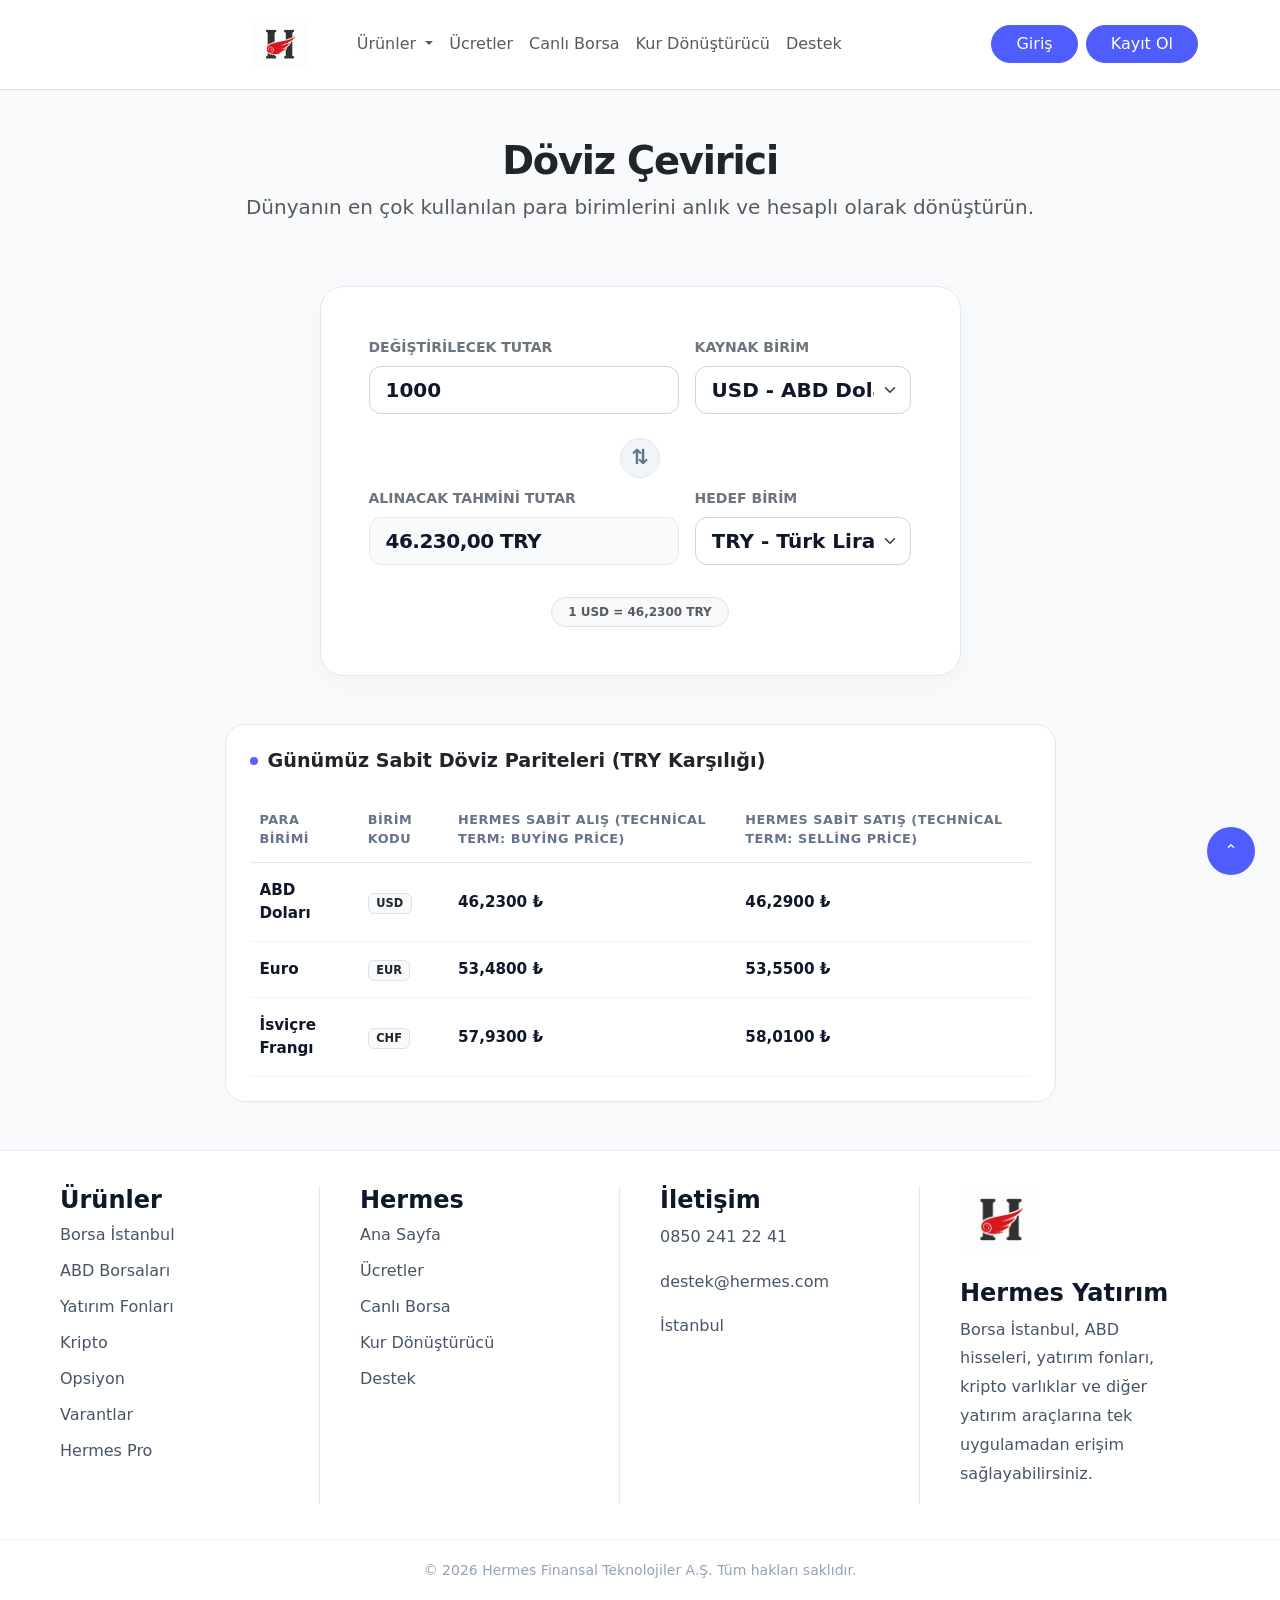
<file: kur-donusturucu.html>
<!DOCTYPE html>
<html lang="tr">

<head>
    <meta charset="UTF-8">
    <meta name="viewport" content="width=device-width, initial-scale=1.0">
    <title>Kur Dönüştürücü | Hermes Yatırım</title>

    <link href="https://cdn.jsdelivr.net/npm/bootstrap@5.3.3/dist/css/bootstrap.min.css" rel="stylesheet">

    <link rel="stylesheet" href="css/style.css">
    <link rel="stylesheet" href="css/kur-donusturucu.css">
    <link rel="stylesheet" href="css/responsive.css">
</head>

<body class="converter-body-white">

    <nav class="navbar navbar-expand-lg bg-white py-3 sticky-top border-bottom">
    <div class="container">
        
        <a class="navbar-brand" href="index.html">
            <img src="images/hermes-logo.png" alt="Hermes Logo" height="56" class="navbar-logo">
        </a>

        <button class="navbar-toggler" type="button" data-bs-toggle="collapse" data-bs-target="#navbarNav">
            <span class="navbar-toggler-icon"></span>
        </button>

        <div class="collapse navbar-collapse" id="navbarNav">
            <ul class="navbar-nav mx-auto">
                
                <li class="nav-item dropdown">
                    <a class="nav-link dropdown-toggle" href="#" role="button" data-bs-toggle="dropdown">
                        Ürünler
                    </a>
                    <ul class="dropdown-menu product-menu">
                        <li><a class="dropdown-item" href="borsa-istanbul.html">Borsa İstanbul</a></li>
                        <li><a class="dropdown-item" href="abd-borsalari.html">ABD Borsaları</a></li>
                        <li><a class="dropdown-item" href="yatirim-fonlari.html">Yatırım Fonları</a></li>
                        <li><a class="dropdown-item" href="kripto.html">Kripto</a></li>
                        <li><a class="dropdown-item" href="opsiyon.html">Opsiyon</a></li>
                        <li><a class="dropdown-item" href="varantlar.html">Varantlar</a></li>
                        <li><a class="dropdown-item" href="hermes-pro.html">Hermes Pro</a></li>
                    </ul>
                </li>

                <li class="nav-item">
                    <a class="nav-link" href="ucretler.html">Ücretler</a>
                </li>

                <li class="nav-item">
                    <a class="nav-link" href="canli-borsa.html">Canlı Borsa</a>
                </li>

                <li class="nav-item">
                    <a class="nav-link" href="kur-donusturucu.html">Kur Dönüştürücü</a>
                </li>

                <li class="nav-item">
                    <a class="nav-link" href="destek.html">Destek</a>
                </li>
                
            </ul>

            <div class="d-flex">
                <a href="giris.html" class="btn btn-primary rounded-pill px-4 me-2">Giriş</a>
                <a href="kayit-ol.html" class="btn btn-primary rounded-pill px-4">Kayıt Ol</a>
            </div>
            
        </div>
    </div>
</nav>
    <main class="converter-container py-5">
        <div class="container">
            
            <div class="row mb-5">
                <div class="col-12 text-center">
                    <h1 class="converter-main-title text-dark fw-bold mb-2">Döviz Çevirici</h1>
                    <p class="text-muted fs-5">Dünyanın en çok kullanılan para birimlerini anlık ve hesaplı olarak dönüştürün.</p>
                </div>
            </div>

            <div class="row justify-content-center mb-5">
                <div class="col-lg-7">
                    <div class="converter-card p-4 p-md-5">
                        
                        <div class="row g-3 mb-4 align-items-end">
                            <div class="col-md-7 text-start">
                                <label for="amount-input" class="form-label fw-semibold text-secondary small text-uppercase">Değiştirilecek Tutar</label>
                                <input type="number" id="amount-input" class="form-control form-control-lg converter-input" value="1000" placeholder="Miktar giriniz">
                            </div>
                            <div class="col-md-5 text-start">
                                <label for="from-currency" class="form-label fw-semibold text-secondary small text-uppercase">Kaynak Birim</label>
                                <select id="from-currency" class="form-select form-select-lg converter-select">
                                    <option value="TRY">TRY - Türk Lirası</option>
                                    <option value="USD" selected>USD - ABD Doları</option>
                                    <option value="EUR">EUR - Euro</option>
                                    <option value="CHF">CHF - İsviçre Frangı</option>
                                </select>
                            </div>
                        </div>

                        <div class="text-center my-2">
                            <div class="converter-divider-icon">⇅</div>
                        </div>

                        <div class="row g-3 mb-4 align-items-end">
                            <div class="col-md-7 text-start">
                                <label class="form-label fw-semibold text-secondary small text-uppercase">Alınacak Tahmini Tutar</label>
                                <div class="converter-result-box" id="result-display">46.230,00 TRY</div>
                            </div>
                            <div class="col-md-5 text-start">
                                <label for="to-currency" class="form-label fw-semibold text-secondary small text-uppercase">Hedef Birim</label>
                                <select id="to-currency" class="form-select form-select-lg converter-select">
                                    <option value="TRY" selected>TRY - Türk Lirası</option>
                                    <option value="USD">USD - ABD Doları</option>
                                    <option value="EUR">EUR - Euro</option>
                                    <option value="CHF">CHF - İsviçre Frangı</option>
                                </select>
                            </div>
                        </div>

                        <div class="text-center pt-2">
                            <span class="badge bg-light text-muted border px-3 py-2 rounded-pill small" id="parite-info">
                                1 USD = 46,2300 TRY
                            </span>
                        </div>

                    </div> </div>
            </div>

            <div class="row justify-content-center">
                <div class="col-lg-9">
                    <div class="converter-table-card p-4">
                        <h4 class="table-card-title text-dark mb-4">
                            <span class="title-dot"></span> Günümüz Sabit Döviz Pariteleri (TRY Karşılığı)
                        </h4>
                        
                        <div class="table-responsive">
                            <table class="table converter-custom-table text-start">
                                <thead>
                                    <tr>
                                        <th>Para Birimi</th>
                                        <th>Birim Kodu</th>
                                        <th>Hermes Sabit Alış (Technical Term: Buying Price)</th>
                                        <th>Hermes Sabit Satış (Technical Term: Selling Price)</th>
                                    </tr>
                                </thead>
                                <tbody>
                                    <tr>
                                        <td><strong>ABD Doları</strong></td>
                                        <td><span class="badge bg-light text-dark border">USD</span></td>
                                        <td class="fw-semibold">46,2300 ₺</td>
                                        <td class="fw-semibold">46,2900 ₺</td>
                                    </tr>
                                    <tr>
                                        <td><strong>Euro</strong></td>
                                        <td><span class="badge bg-light text-dark border">EUR</span></td>
                                        <td class="fw-semibold">53,4800 ₺</td>
                                        <td class="fw-semibold">53,5500 ₺</td>
                                    </tr>
                                    <tr>
                                        <td><strong>İsviçre Frangı</strong></td>
                                        <td><span class="badge bg-light text-dark border">CHF</span></td>
                                        <td class="fw-semibold">57,9300 ₺</td>
                                        <td class="fw-semibold">58,0100 ₺</td>
                                    </tr>
                                </tbody>
                            </table>
                        </div>
                    </div>
                </div>
            </div>

        </div>
    </main>

    <footer class="site-footer crypto-footer market-white-footer bg-white border-top">
        <div class="footer-container">
            <div class="footer-column">
                <h4>Ürünler</h4>
                <a href="borsa-istanbul.html">Borsa İstanbul</a>
                <a href="abd-borsalari.html">ABD Borsaları</a>
                <a href="yatirim-fonlari.html">Yatırım Fonları</a>
                <a href="kripto.html">Kripto</a>
                <a href="opsiyon.html">Opsiyon</a>
                <a href="varantlar.html">Varantlar</a>
                <a href="hermes-pro.html">Hermes Pro</a>
            </div>
            <div class="footer-column">
                <h4>Hermes</h4>
                <a href="index.html">Ana Sayfa</a>
                <a href="ucretler.html">Ücretler</a>
                <a href="canli-borsa.html">Canlı Borsa</a>
                <a href="kur-donusturucu.html">Kur Dönüştürücü</a>
                <a href="destek.html">Destek</a>
            </div>
            <div class="footer-column">
                <h4>İletişim</h4>
                <p>0850 241 22 41</p>
                <p>destek@hermes.com</p>
                <p>İstanbul</p>
            </div>
            <div class="footer-column">
                <img src="images/hermes-logo.png" alt="Hermes" class="footer-logo">
                <h4>Hermes Yatırım</h4>
                <p>
                    Borsa İstanbul, ABD hisseleri, yatırım fonları,
                    kripto varlıklar ve diğer yatırım araçlarına
                    tek uygulamadan erişim sağlayabilirsiniz.
                </p>
            </div>
        </div>
        <div class="footer-bottom">
            <p>© 2026 Hermes Finansal Teknolojiler A.Ş. Tüm hakları saklıdır.</p>
        </div>
    </footer>

    <a href="#" class="back-to-top">
        <span>⌃</span>
    </a>

    <script src="https://cdn.jsdelivr.net/npm/bootstrap@5.3.3/dist/js/bootstrap.bundle.min.js"></script>

    <script>
        // İstediğiniz yeni kur değerleri tam olarak sabitlenmiştir
        const exchangeRates = {
            TRY: 1.0000,
            USD: 46.2300,
            EUR: 53.4800,
            CHF: 57.9300
        };

        const amountInput = document.getElementById('amount-input');
        const fromCurrency = document.getElementById('from-currency');
        const toCurrency = document.getElementById('to-currency');
        const resultDisplay = document.getElementById('result-display');
        const pariteInfo = document.getElementById('parite-info');

        function calculateConversion() {
            const amount = parseFloat(amountInput.value);
            
            if (isNaN(amount) || amount <= 0) {
                resultDisplay.innerText = "0,00 " + toCurrency.value;
                return;
            }

            const fromRate = exchangeRates[fromCurrency.value];
            const toRate = exchangeRates[toCurrency.value];

            const resultInTRY = amount * fromRate;
            const finalResult = resultInTRY / toRate;

            let formattedResult = finalResult.toFixed(2).replace('.', ',');
            if (finalResult >= 1000) {
                const parts = formattedResult.split(',');
                parts[0] = parts[0].replace(/\B(?=(\d{3})+(?!\d))/g, ".");
                formattedResult = parts.join(',');
            }

            resultDisplay.innerText = formattedResult + " " + toCurrency.value;

            const currentCrossRate = fromRate / toRate;
            pariteInfo.innerText = `1 ${fromCurrency.value} = ${currentCrossRate.toFixed(4).replace('.', ',')} ${toCurrency.value}`;
        }

        amountInput.addEventListener('input', calculateConversion);
        fromCurrency.addEventListener('change', calculateConversion);
        toCurrency.addEventListener('change', calculateConversion);

        document.addEventListener('DOMContentLoaded', calculateConversion);
    </script>
</body>

</html>
</file>
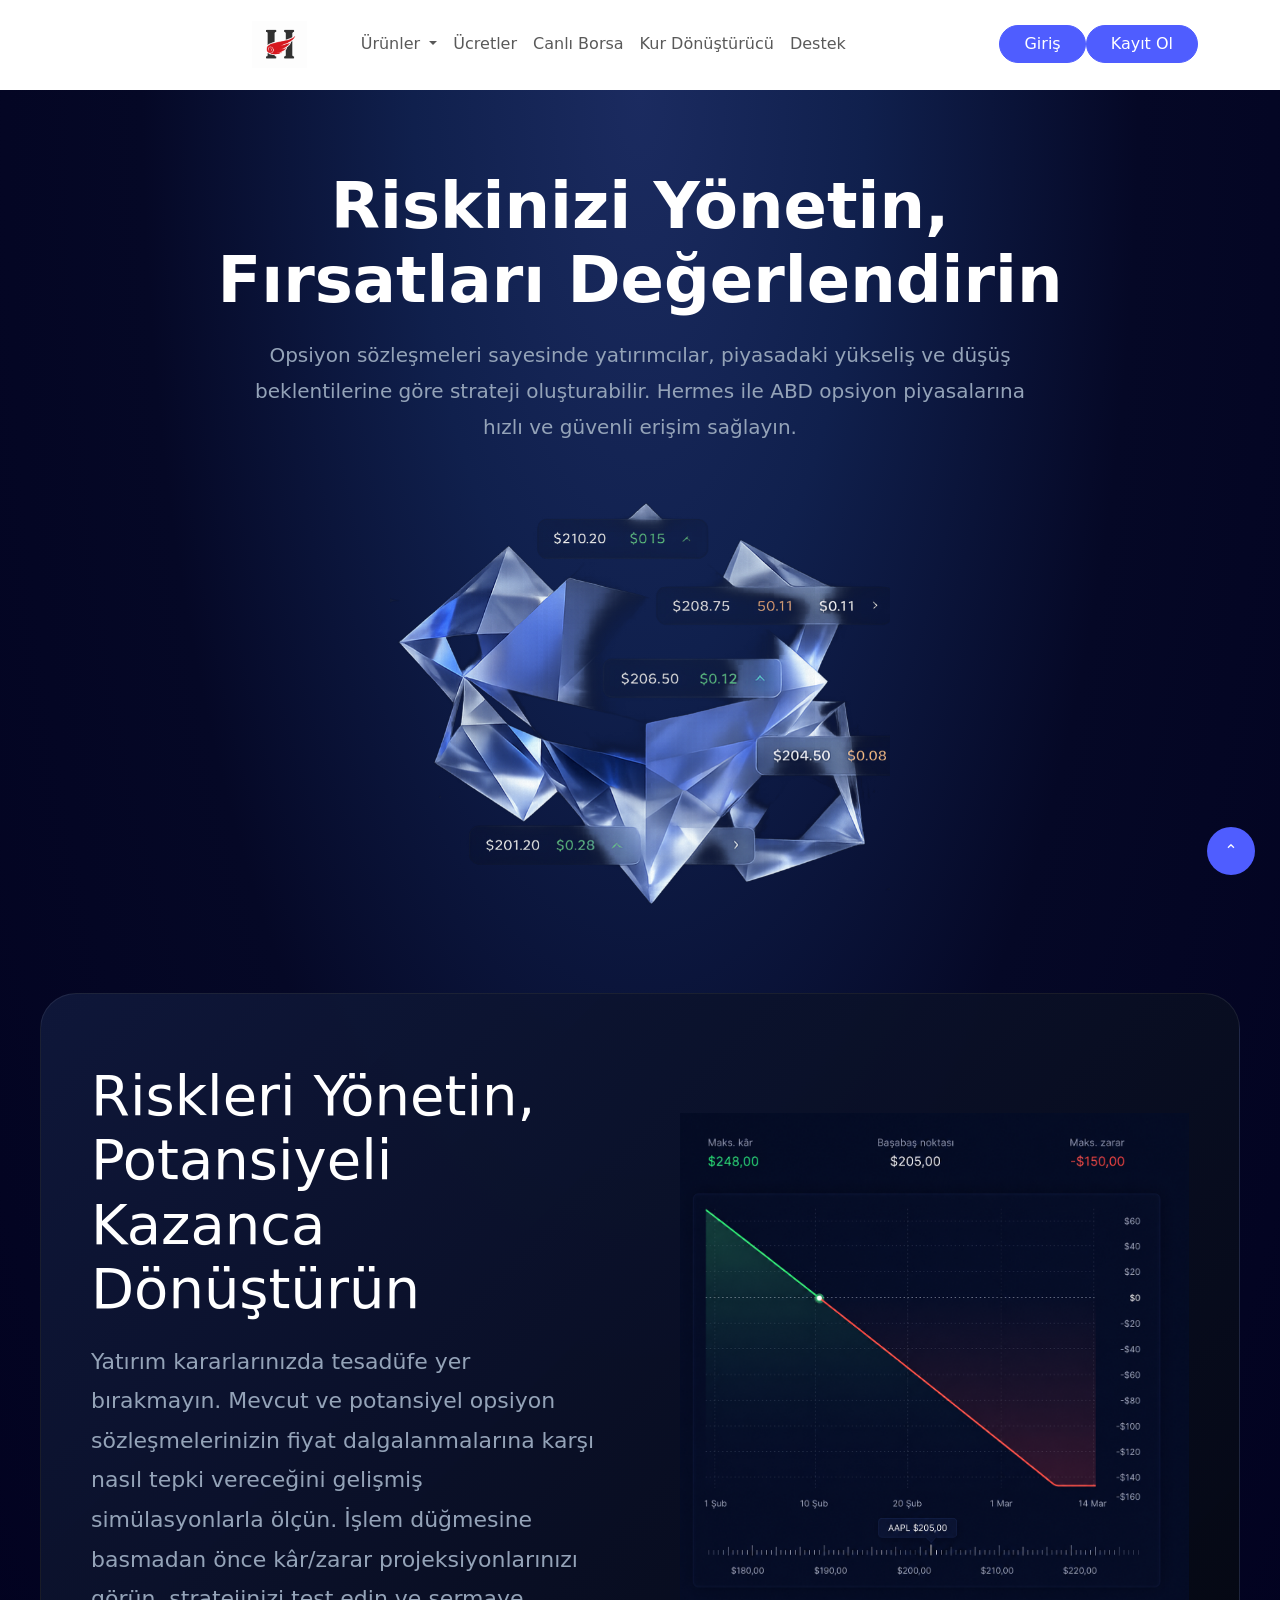
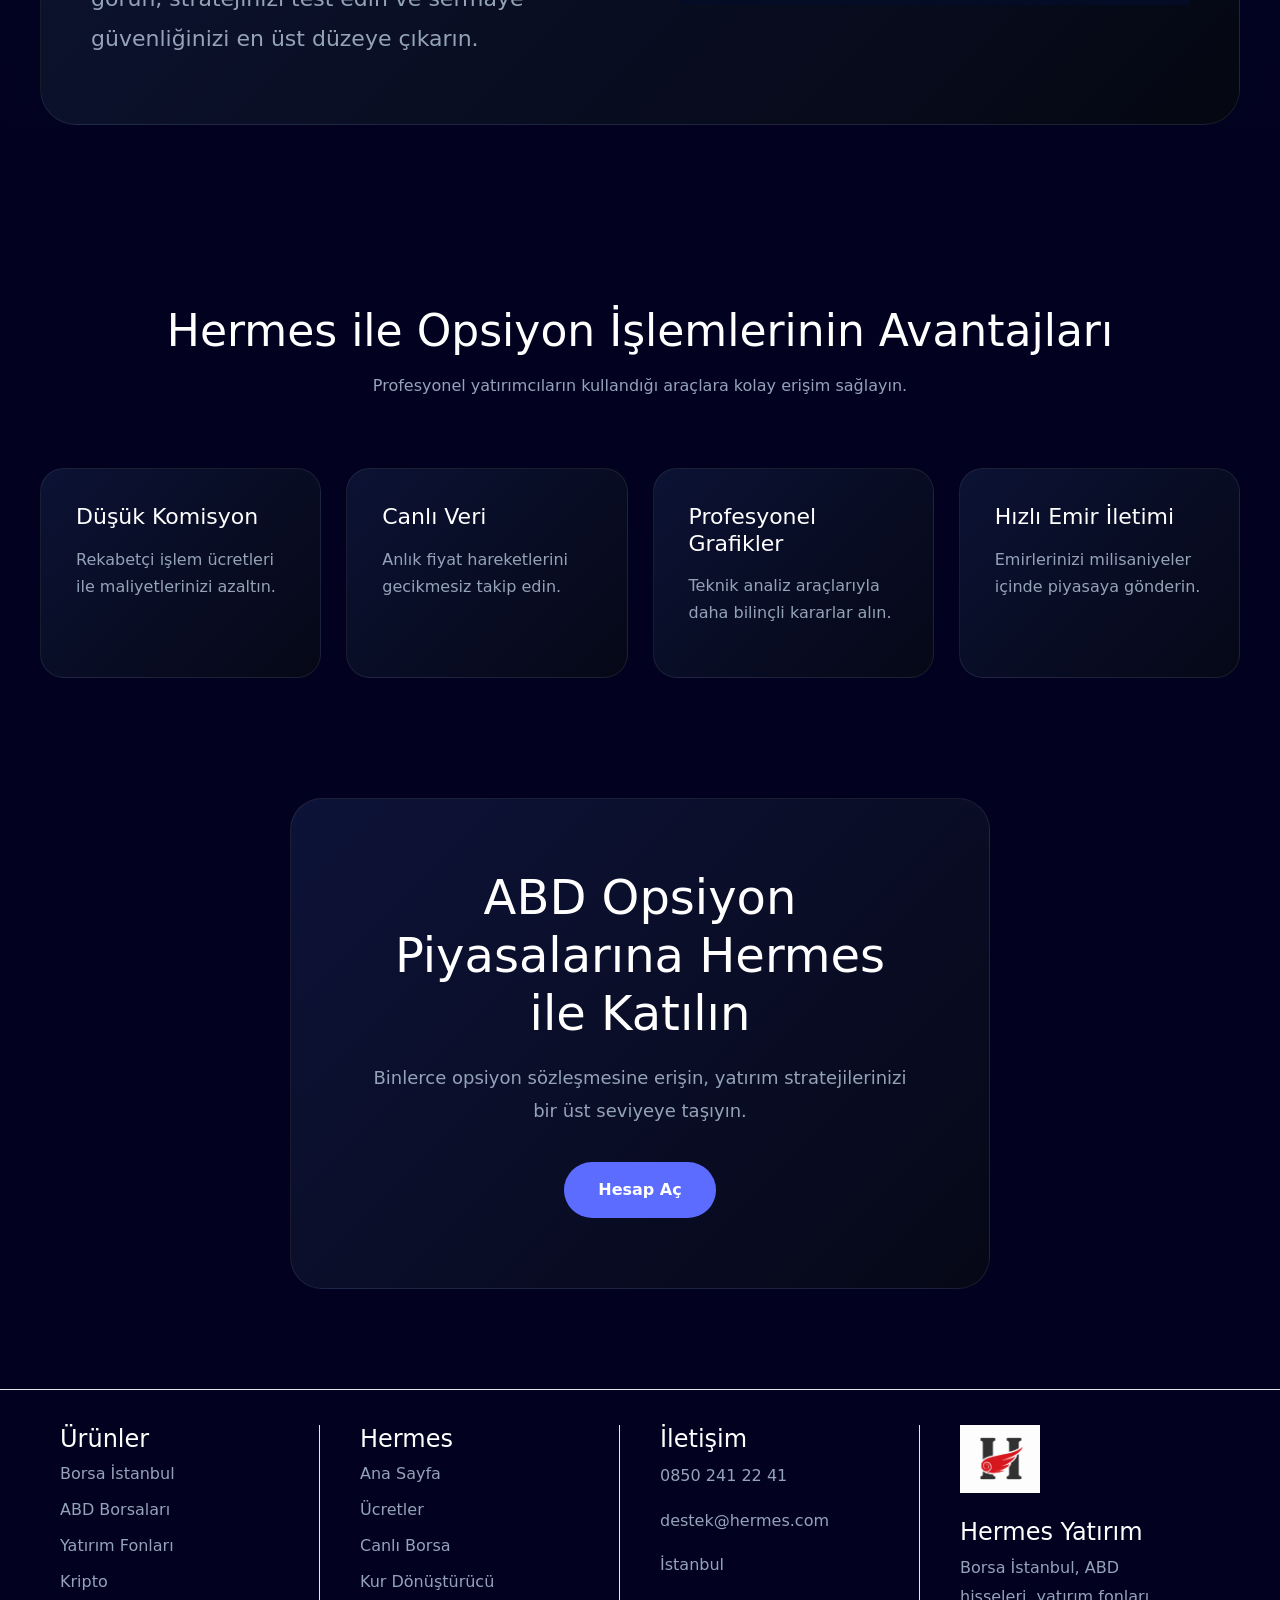
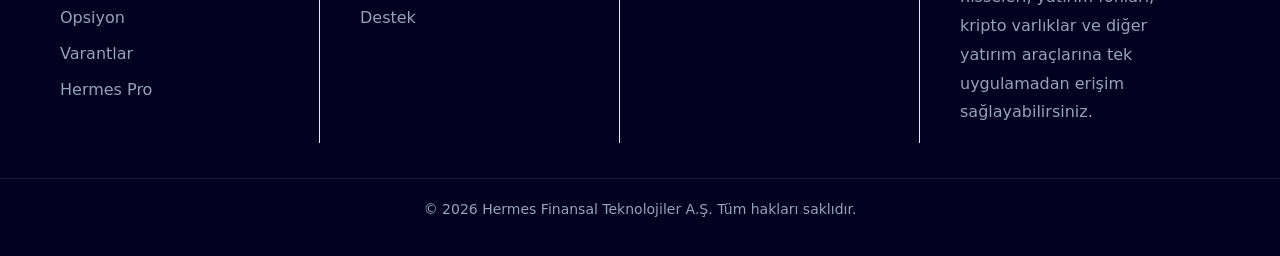
<file: opsiyon.html>
<!DOCTYPE html>
<html lang="tr">

<head>

    <meta charset="UTF-8">

    <meta name="viewport" content="width=device-width, initial-scale=1.0">

    <title>Opsiyon</title>





    <!-- Bootstrap -->

    <link href="https://cdn.jsdelivr.net/npm/bootstrap@5.3.7/dist/css/bootstrap.min.css" rel="stylesheet">




    <!-- CSS -->

    <link rel="stylesheet" href="css/style.css">
    <link rel="stylesheet" href="css/opsiyon.css">
    <link rel="stylesheet" href="css/responsive.css">


</head>

<body>





    <!-- NAVBAR START -->

    <nav class="navbar navbar-expand-lg bg-white py-3 sticky-top">

        <div class="container">

            <!-- LOGO -->

            <a class="navbar-brand" href="index.html">

                <img src="images/hermes-logo.png" alt="Hermes Logo" height="56" class="navbar-logo">

            </a>





            <!-- MOBILE BUTTON -->

            <button class="navbar-toggler" type="button" data-bs-toggle="collapse" data-bs-target="#navbarNav">

                <span class="navbar-toggler-icon"></span>

            </button>





            <!-- MENU -->

            <div class="collapse navbar-collapse" id="navbarNav">

                <ul class="navbar-nav mx-auto">

                    <!-- PRODUCTS -->

                    <li class="nav-item dropdown">

                        <a class="nav-link dropdown-toggle" href="#" role="button" data-bs-toggle="dropdown">

                            Ürünler

                        </a>



                        <ul class="dropdown-menu product-menu">

                            <li>
                                <a class="dropdown-item" href="borsa-istanbul.html">
                                    Borsa İstanbul
                                </a>
                            </li>

                            <li>
                                <a class="dropdown-item" href="abd-borsalari.html">
                                    ABD Borsaları
                                </a>
                            </li>

                            <li>
                                <a class="dropdown-item" href="yatirim-fonlari.html">
                                    Yatırım Fonları
                                </a>
                            </li>

                            <li>
                                <a class="dropdown-item" href="kripto.html">
                                    Kripto
                                </a>
                            </li>

                            <li>
                                <a class="dropdown-item" href="opsiyon.html">
                                    Opsiyon
                                </a>
                            </li>

                            <li>
                                <a class="dropdown-item" href="varantlar.html">
                                    Varantlar
                                </a>
                            </li>


                            <li>
                                <a class="dropdown-item" href="hermes-pro.html">
                                    Hermes Pro
                                </a>
                            </li>

                        </ul>

                    </li>


                    <!-- MENU ITEMS -->

                    <li class="nav-item">

                        <a class="nav-link" href="ucretler.html">
                            Ücretler

                        </a>

                    </li>


                    <li class="nav-item">

                        <a class="nav-link" href="canli-borsa.html">
                            Canlı Borsa

                        </a>

                    </li>


                    <li class="nav-item">

                        <a class="nav-link" href="kur-donusturucu.html">
                            Kur Dönüştürücü

                        </a>

                    </li>





                    <li class="nav-item">

                        <a class="nav-link" href="destek.html">
                            Destek

                        </a>

                    </li>

                </ul>





                <!-- RIGHT BUTTONS -->

                <div class="d-flex">

                    <a href="giris.html" class="btn btn-primary rounded-pill px-4">

                        Giriş

                    </a>


                    <a href="kayit-ol.html" class="btn btn-primary rounded-pill px-4">

                        Kayıt Ol

                    </a>

                </div>

            </div>

        </div>

    </nav>

    <!-- NAVBAR END -->

    <section class="option-info-section">


        <div class="option-info-container">



            <h1 class="option-title">
                Riskinizi Yönetin,<br>
                Fırsatları Değerlendirin
            </h1>

            <p class="option-description">
                Opsiyon sözleşmeleri sayesinde yatırımcılar,
                piyasadaki yükseliş ve düşüş beklentilerine göre
                strateji oluşturabilir. Hermes ile ABD opsiyon
                piyasalarına hızlı ve güvenli erişim sağlayın.
            </p>

            <img src="images/opsiyon-1.png" alt="ABD Opsiyon İşlemleri" class="option-main-image">

        </div>

        <section class="option-strategy-section">

            <div class="strategy-card">

                <div class="strategy-left">

                   
                    <h2>
                        Riskleri Yönetin, Potansiyeli Kazanca Dönüştürün
                    </h2>

                    <p>
                        Yatırım kararlarınızda tesadüfe yer bırakmayın. Mevcut ve potansiyel opsiyon sözleşmelerinizin
                        fiyat dalgalanmalarına karşı nasıl tepki vereceğini gelişmiş simülasyonlarla ölçün. İşlem
                        düğmesine basmadan önce kâr/zarar projeksiyonlarınızı görün, stratejinizi test edin ve sermaye
                        güvenliğinizi en üst düzeye çıkarın.

                </div>

                <div class="strategy-right">

                    <img src="images/opsiyon-grafik.png" alt="Opsiyon Analiz Grafiği" class="strategy-image">

                </div>

            </div>

        </section>

    </section>

    <section class="option-benefits-section">


        <div class="section-title">

            <h2>Hermes ile Opsiyon İşlemlerinin Avantajları</h2>

            <p>
                Profesyonel yatırımcıların kullandığı araçlara
                kolay erişim sağlayın.
            </p>

        </div>

        <div class="benefits-grid">

            <div class="benefit-card">
                <h3>Düşük Komisyon</h3>
                <p>Rekabetçi işlem ücretleri ile maliyetlerinizi azaltın.</p>
            </div>

            <div class="benefit-card">
                <h3>Canlı Veri</h3>
                <p>Anlık fiyat hareketlerini gecikmesiz takip edin.</p>
            </div>

            <div class="benefit-card">
                <h3>Profesyonel Grafikler</h3>
                <p>Teknik analiz araçlarıyla daha bilinçli kararlar alın.</p>
            </div>

            <div class="benefit-card">
                <h3>Hızlı Emir İletimi</h3>
                <p>Emirlerinizi milisaniyeler içinde piyasaya gönderin.</p>
            </div>

        </div>


    </section>

    <section class="option-cta-section">


        <div class="option-cta-box">

            <h2>
                ABD Opsiyon Piyasalarına
                Hermes ile Katılın
            </h2>

            <p>
                Binlerce opsiyon sözleşmesine erişin,
                yatırım stratejilerinizi bir üst seviyeye taşıyın.
            </p>

            <a href="kayit-ol.html" class="option-cta-btn">
                Hesap Aç
            </a>

        </div>


    </section>


     <!--FOOTER -->

<footer class="site-footer crypto-footer">

    <div class="footer-container">

        <div class="footer-column">

            <h4>Ürünler</h4>

            <a href="borsa-istanbul.html">Borsa İstanbul</a>
            <a href="abd-borsalari.html">ABD Borsaları</a>
            <a href="yatirim-fonlari.html">Yatırım Fonları</a>
            <a href="kripto.html">Kripto</a>
            <a href="opsiyon.html">Opsiyon</a>
            <a href="varantlar.html">Varantlar</a>
            <a href="hermes-pro.html">Hermes Pro</a>

        </div>

        <div class="footer-column">

            <h4>Hermes</h4>

            <a href="index.html">Ana Sayfa</a>
            <a href="ucretler.html">Ücretler</a>
            <a href="canli-borsa.html">Canlı Borsa</a>
            <a href="kur-donusturucu.html">Kur Dönüştürücü</a>
            <a href="destek.html">Destek</a>

        </div>

        <div class="footer-column">

            <h4>İletişim</h4>

            <p>0850 241 22 41</p>
            <p>destek@hermes.com</p>
            <p>İstanbul</p>

        </div>

      <div class="footer-column">

    <img src="images/hermes-logo.png"
         alt="Hermes"
         class="footer-logo">

    <h4>Hermes Yatırım</h4>

    <p>
        Borsa İstanbul, ABD hisseleri, yatırım fonları,
        kripto varlıklar ve diğer yatırım araçlarına
        tek uygulamadan erişim sağlayabilirsiniz.
    </p>

</div>
    </div>

    <div class="footer-bottom">

        <p>
            © 2026 Hermes Finansal Teknolojiler A.Ş.
            Tüm hakları saklıdır.
        </p>

    </div>

</footer>


<a href="#" class="back-to-top">
    <span>⌃</span>
</a>
</section>





    <!-- Bootstrap JS -->

    <script src="https://cdn.jsdelivr.net/npm/bootstrap@5.3.7/dist/js/bootstrap.bundle.min.js"></script>

</body>
</file>
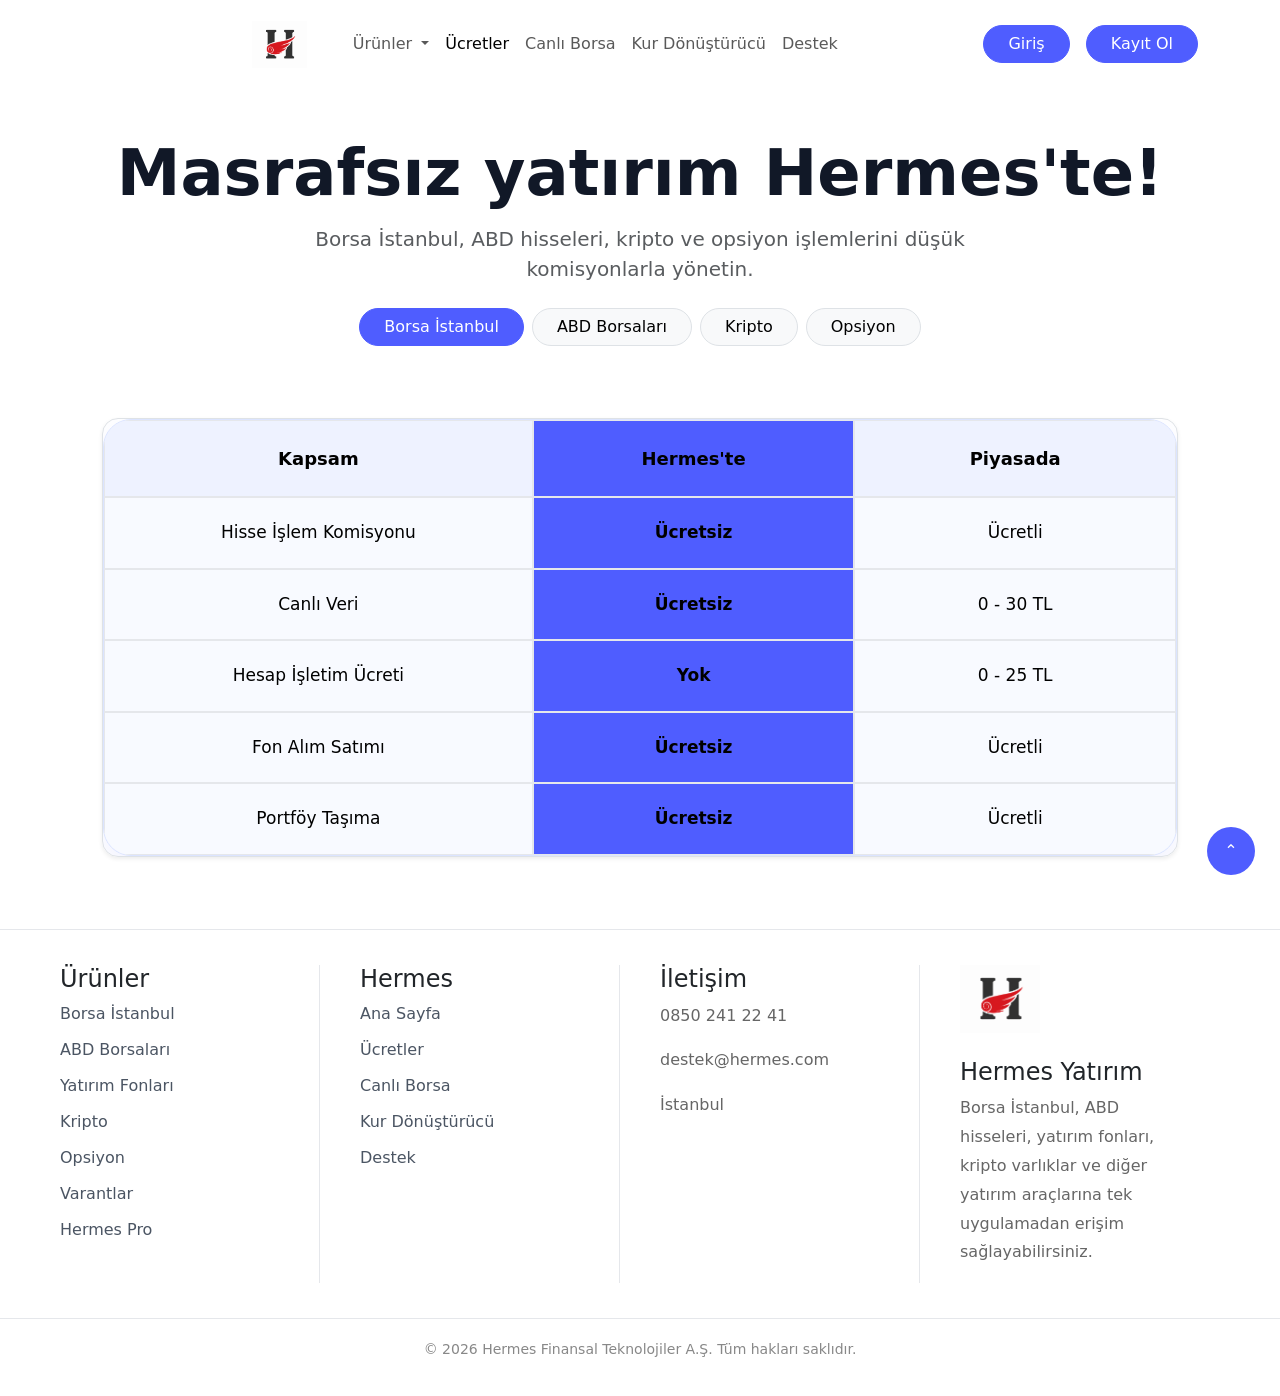
<file: ucretler.html>
<!DOCTYPE html>
<html lang="tr">

<head>
    <meta charset="UTF-8">
    <meta name="viewport" content="width=device-width, initial-scale=1.0">
    <title>Ücretler | Hermes Yatırım</title>

    <link href="https://cdn.jsdelivr.net/npm/bootstrap@5.3.3/dist/css/bootstrap.min.css" rel="stylesheet">

    <link rel="stylesheet" href="css/style.css">
    <link rel="stylesheet" href="css/responsive.css">
</head>

<body>

    <nav class="navbar navbar-expand-lg bg-white py-3 sticky-top">
        <div class="container">
            
            <a class="navbar-brand" href="index.html">
                <img src="images/hermes-logo.png" alt="Hermes Logo" height="56" class="navbar-logo">
            </a>

            <button class="navbar-toggler" type="button" data-bs-toggle="collapse" data-bs-target="#navbarNav">
                <span class="navbar-toggler-icon"></span>
            </button>

            <div class="collapse navbar-collapse" id="navbarNav">
                <ul class="navbar-nav mx-auto">
                    
                    <li class="nav-item dropdown">
                        <a class="nav-link dropdown-toggle" href="#" role="button" data-bs-toggle="dropdown">
                            Ürünler
                        </a>
                        <ul class="dropdown-menu product-menu">
                            <li><a class="dropdown-item" href="borsa-istanbul.html">Borsa İstanbul</a></li>
                            <li><a class="dropdown-item" href="abd-borsalari.html">ABD Borsaları</a></li>
                            <li><a class="dropdown-item" href="yatirim-fonlari.html">Yatırım Fonları</a></li>
                            <li><a class="dropdown-item" href="kripto.html">Kripto</a></li>
                            <li><a class="dropdown-item" href="opsiyon.html">Opsiyon</a></li>
                            <li><a class="dropdown-item" href="varantlar.html">Varantlar</a></li>
                            <li><a class="dropdown-item" href="hermes-pro.html">Hermes Pro</a></li>
                        </ul>
                    </li>

                    <li class="nav-item">
                        <a class="nav-link active" href="ucretler.html">Ücretler</a>
                    </li>

                    <li class="nav-item">
                        <a class="nav-link" href="canli-borsa.html">Canlı Borsa</a>
                    </li>

                    <li class="nav-item">
                        <a class="nav-link" href="kur-donusturucu.html">Kur Dönüştürücü</a>
                    </li>

                    <li class="nav-item">
                        <a class="nav-link" href="destek.html">Destek</a>
                    </li>
                </ul>

                <div class="d-flex">
                    <a href="giris.html" class="btn btn-primary rounded-pill px-4 me-3">
                        Giriş
                    </a>
                    <a href="kayit-ol.html" class="btn btn-primary rounded-pill px-4">
                        Kayıt Ol
                    </a>
                </div>

            </div>
        </div>
    </nav>
    <section class="pricing-hero text-center py-5">
        <div class="container">
            <h1 class="pricing-title fw-bold display-4 mb-3">
                Masrafsız yatırım Hermes'te!
            </h1>
            <p class="pricing-text text-muted mb-4 fs-5">
                Borsa İstanbul, ABD hisseleri, kripto ve opsiyon işlemlerini düşük komisyonlarla yönetin.
            </p>

            <div class="pricing-tabs d-flex justify-content-center gap-2">
                <button onclick="showBist()" class="btn btn-primary rounded-pill px-4">
                    Borsa İstanbul
                </button>
                <button onclick="showAbd()" class="btn btn-light rounded-pill px-4 border">
                    ABD Borsaları
                </button>
                <button onclick="showKripto()" class="btn btn-light rounded-pill px-4 border">
                    Kripto
                </button>
                <button onclick="showOpsiyon()" class="btn btn-light rounded-pill px-4 border">
                    Opsiyon
                </button>
            </div>
        </div>
    </section>
    <section class="pricing-table-section py-4">
        <div class="container">
            <div class="table-responsive shadow-sm rounded-4 border">
                <table class="table pricing-table m-0">
                    <thead class="table-light">
                        <tr>
                            <th>Kapsam</th>
                            <th class="hermes-column">Hermes'te</th>
                            <th>Piyasada</th>
                        </tr>
                    </thead>
                    <tbody id="pricingTableBody">
                        <tr>
                            <td>Hisse İşlem Komisyonu</td>
                            <td class="hermes-column fw-semibold">Ücretsiz</td>
                            <td>Ücretli</td>
                        </tr>
                        <tr>
                            <td>Canlı Veri</td>
                            <td class="hermes-column fw-semibold">Ücretsiz</td>
                            <td>0 - 30 TL</td>
                        </tr>
                        <tr>
                            <td>Hesap İşletim Ücreti</td>
                            <td class="hermes-column fw-semibold">Yok</td>
                            <td>0 - 25 TL</td>
                        </tr>
                        <tr>
                            <td>Fon Alım Satımı</td>
                            <td class="hermes-column fw-semibold">Ücretsiz</td>
                            <td>Ücretli</td>
                        </tr>
                        <tr>
                            <td>Portföy Taşıma</td>
                            <td class="hermes-column fw-semibold">Ücretsiz</td>
                            <td>Ücretli</td>
                        </tr>
                    </tbody>
                </table>
            </div>
        </div>
    </section>
    <footer class="site-footer mt-5">
        <div class="footer-container">
            
            <div class="footer-column">
                <h4>Ürünler</h4>
                <a href="borsa-istanbul.html">Borsa İstanbul</a>
                <a href="abd-borsalari.html">ABD Borsaları</a>
                <a href="yatirim-fonlari.html">Yatırım Fonları</a>
                <a href="kripto.html">Kripto</a>
                <a href="opsiyon.html">Opsiyon</a>
                <a href="varantlar.html">Varantlar</a>
                <a href="hermes-pro.html">Hermes Pro</a>
            </div>

            <div class="footer-column">
                <h4>Hermes</h4>
                <a href="index.html">Ana Sayfa</a>
                <a href="ucretler.html">Ücretler</a>
                <a href="canli-borsa.html">Canlı Borsa</a>
                <a href="kur-donusturucu.html">Kur Dönüştürücü</a>
                <a href="destek.html">Destek</a>
            </div>

            <div class="footer-column">
                <h4>İletişim</h4>
                <p>0850 241 22 41</p>
                <p>destek@hermes.com</p>
                <p>İstanbul</p>
            </div>

            <div class="footer-column">
                <img src="images/hermes-logo.png" alt="Hermes" class="footer-logo">
                <h4>Hermes Yatırım</h4>
                <p>
                    Borsa İstanbul, ABD hisseleri, yatırım fonları,
                    kripto varlıklar ve diğer yatırım araçlarına
                    tek uygulamadan erişim sağlayabilirsiniz.
                </p>
            </div>

        </div>

        <div class="footer-bottom">
            <p>© 2026 Hermes Finansal Teknolojiler A.Ş. Tüm hakları saklıdır.</p>
        </div>
    </footer>
    <a href="#" class="back-to-top">
        <span>⌃</span>
    </a>

    <script>
        const bistData = `
        <tr>
            <td>Hisse İşlem Komisyonu</td>
            <td class="hermes-column fw-semibold">Ücretsiz</td>
            <td>Ücretli</td>
        </tr>
        <tr>
            <td>Canlı Veri</td>
            <td class="hermes-column fw-semibold">Ücretsiz</td>
            <td>0 - 30 TL</td>
        </tr>
        <tr>
            <td>Hesap İşletim Ücreti</td>
            <td class="hermes-column fw-semibold">Yok</td>
            <td>0 - 25 TL</td>
        </tr>
        <tr>
            <td>Fon Alım Satımı</td>
            <td class="hermes-column fw-semibold">Ücretsiz</td>
            <td>Ücretli</td>
        </tr>
        <tr>
            <td>Portföy Taşıma</td>
            <td class="hermes-column fw-semibold">Ücretsiz</td>
            <td>Ücretli</td>
        </tr>`;

        const abdData = `
        <tr>
            <td>İşlem Ücreti</td>
            <td class="hermes-column fw-semibold">1,5 USD</td>
            <td>15 USD</td>
        </tr>
        <tr>
            <td>Canlı Veri</td>
            <td class="hermes-column fw-semibold">Ücretsiz</td>
            <td>150 TL</td>
        </tr>
        <tr>
            <td>Hesap İşletimi</td>
            <td class="hermes-column fw-semibold">Ücretsiz</td>
            <td>100 TL</td>
        </tr>
        <tr>
            <td>Parça Hisse</td>
            <td class="hermes-column fw-semibold">Var</td>
            <td>Yok</td>
        </tr>
        <tr>
            <td>Hesaba Para Aktarma</td>
            <td class="hermes-column fw-semibold">Ücretsiz</td>
            <td>Ücretli</td>
        </tr>`;

        const kriptoData = `
        <tr>
            <td>Kripto Komisyonu</td>
            <td class="hermes-column fw-semibold">%0.10</td>
            <td>%0.25</td>
        </tr>
        <tr>
            <td>7/24 İşlem</td>
            <td class="hermes-column fw-semibold">Var</td>
            <td>Kısıtlı</td>
        </tr>
        <tr>
            <td>Anlık Veri</td>
            <td class="hermes-column fw-semibold">Ücretsiz</td>
            <td>Ücretli</td>
        </tr>
        <tr>
            <td>Soğuk Cüzdan</td>
            <td class="hermes-column fw-semibold">Var</td>
            <td>Yok</td>
        </tr>
        <tr>
            <td>Transfer Ücreti</td>
            <td class="hermes-column fw-semibold">Düşük</td>
            <td>Yüksek</td>
        </tr>`;

        const opsiyonData = `
        <tr>
            <td>Opsiyon Komisyonu</td>
            <td class="hermes-column fw-semibold">0.50 USD</td>
            <td>2 USD</td>
        </tr>
        <tr>
            <td>Canlı Veri</td>
            <td class="hermes-column fw-semibold">Ücretsiz</td>
            <td>Ücretli</td>
        </tr>
        <tr>
            <td>Hızlı Emir</td>
            <td class="hermes-column fw-semibold">Var</td>
            <td>Yok</td>
        </tr>
        <tr>
            <td>Profesyonel Grafik</td>
            <td class="hermes-column fw-semibold">Var</td>
            <td>Kısıtlı</td>
        </tr>
        <tr>
            <td>Risk Analizi</td>
            <td class="hermes-column fw-semibold">Ücretsiz</td>
            <td>Ücretli</td>
        </tr>`;

        function showBist(){
            document.getElementById("pricingTableBody").innerHTML = bistData;
        }

        function showAbd(){
            document.getElementById("pricingTableBody").innerHTML = abdData;
        }

        function showKripto(){
            document.getElementById("pricingTableBody").innerHTML = kriptoData;
        }

        function showOpsiyon(){
            document.getElementById("pricingTableBody").innerHTML = opsiyonData;
        }
    </script>

    <script src="https://cdn.jsdelivr.net/npm/bootstrap@5.3.3/dist/js/bootstrap.bundle.min.js"></script>

</body>
</html>
</file>
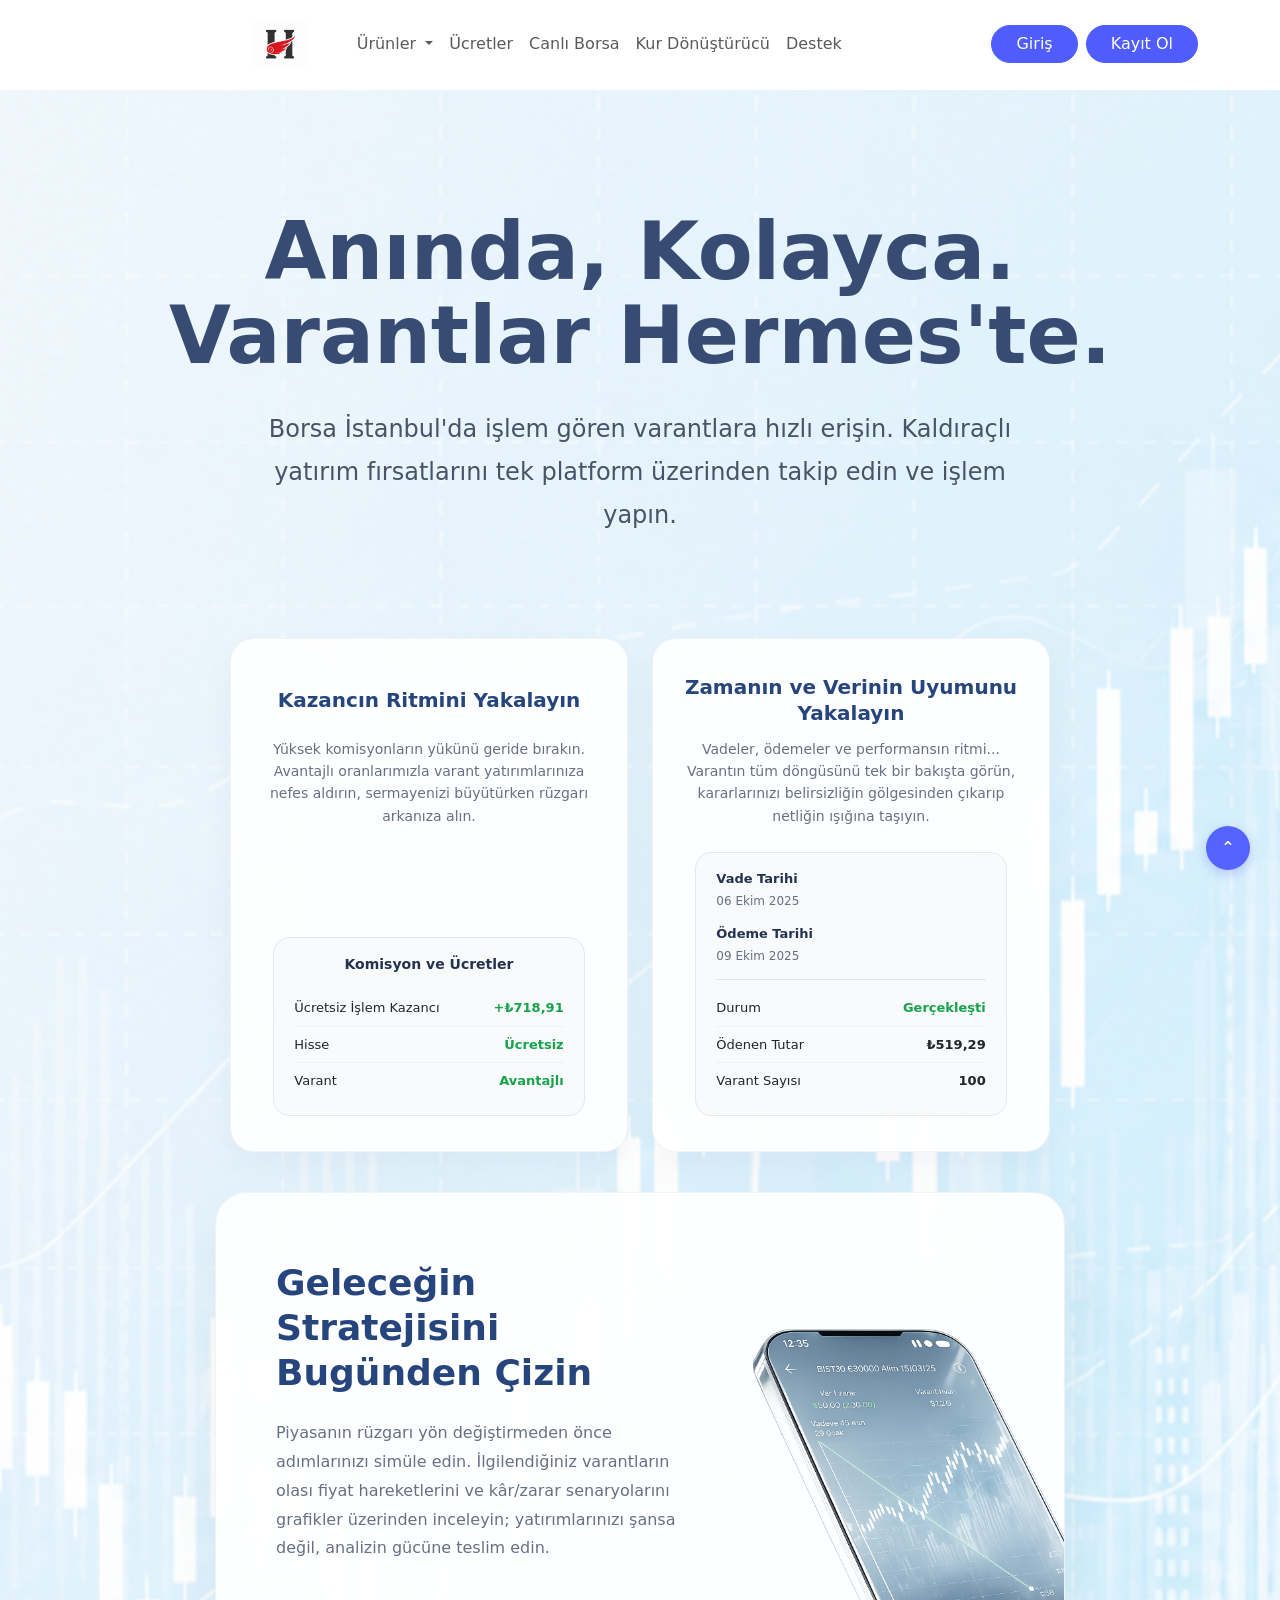
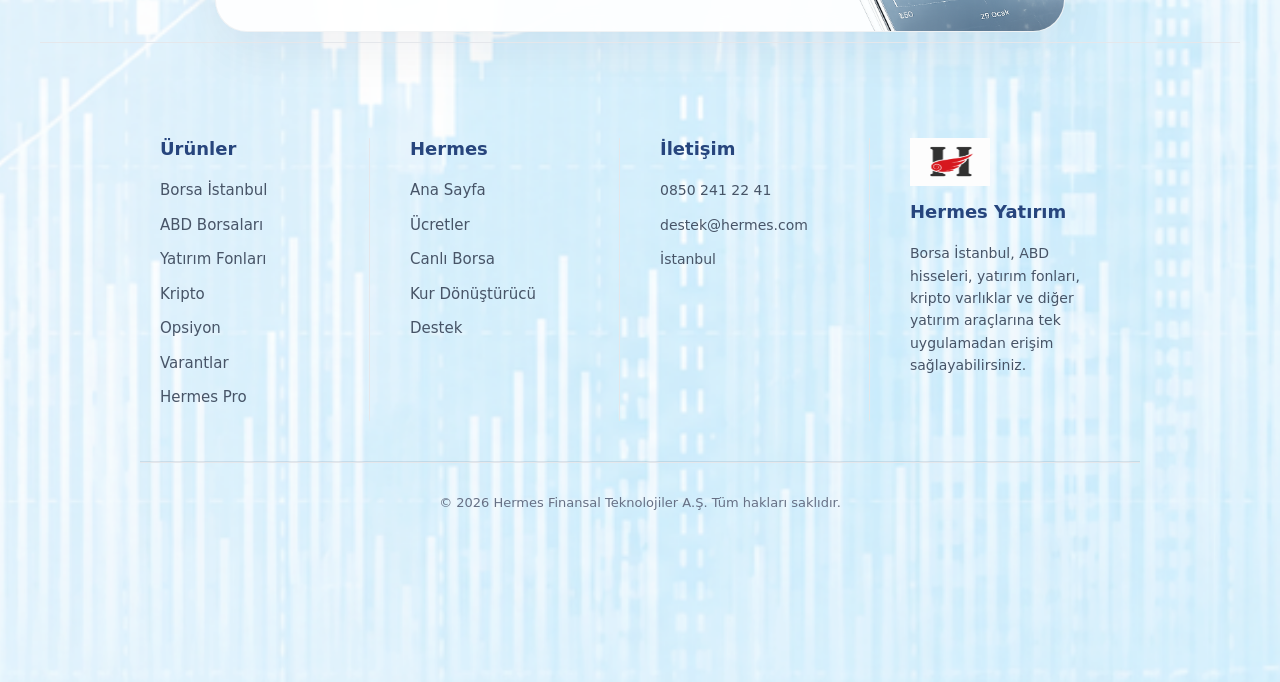
<file: varantlar.html>
<!DOCTYPE html>
<html lang="tr">
<head>
    <meta charset="UTF-8">
    <meta name="viewport" content="width=device-width, initial-scale=1.0">
    <title>Varantlar</title>

    <link href="https://cdn.jsdelivr.net/npm/bootstrap@5.3.7/dist/css/bootstrap.min.css" rel="stylesheet">

    <link rel="stylesheet" href="css/style.css">
    <link rel="stylesheet" href="css/varantlar.css">
    <link rel="stylesheet" href="css/responsive.css">
</head>
<body>

    <nav class="navbar navbar-expand-lg bg-white py-3 sticky-top">
        <div class="container">
            <a class="navbar-brand" href="index.html">
                <img src="images/hermes-logo.png" alt="Hermes Logo" height="56" class="navbar-logo">
            </a>

            <button class="navbar-toggler" type="button" data-bs-toggle="collapse" data-bs-target="#navbarNav">
                <span class="navbar-toggler-icon"></span>
            </button>

            <div class="collapse navbar-collapse" id="navbarNav">
                <ul class="navbar-nav mx-auto">
                    <li class="nav-item dropdown">
                        <a class="nav-link dropdown-toggle" href="#" role="button" data-bs-toggle="dropdown">
                            Ürünler
                        </a>
                        <ul class="dropdown-menu product-menu">
                            <li><a class="dropdown-item" href="borsa-istanbul.html">Borsa İstanbul</a></li>
                            <li><a class="dropdown-item" href="abd-borsalari.html">ABD Borsaları</a></li>
                            <li><a class="dropdown-item" href="yatirim-fonlari.html">Yatırım Fonları</a></li>
                            <li><a class="dropdown-item" href="kripto.html">Kripto</a></li>
                            <li><a class="dropdown-item" href="opsiyon.html">Opsiyon</a></li>
                            <li><a class="dropdown-item" href="varantlar.html">Varantlar</a></li>
                            <li><a class="dropdown-item" href="hermes-pro.html">Hermes Pro</a></li>
                        </ul>
                    </li>

                    <li class="nav-item"><a class="nav-link" href="ucretler.html">Ücretler</a></li>
                    <li class="nav-item"><a class="nav-link" href="canli-borsa.html">Canlı Borsa</a></li>
                    <li class="nav-item"><a class="nav-link" href="kur-donusturucu.html">Kur Dönüştürücü</a></li>
                    <li class="nav-item"><a class="nav-link" href="destek.html">Destek</a></li>
                </ul>

                <div class="d-flex gap-2">
                    <a href="giris.html" class="btn btn-primary rounded-pill px-4">Giriş</a>
                    <a href="kayit-ol.html" class="btn btn-primary rounded-pill px-4">Kayıt Ol</a>
                </div>
            </div>
        </div>
    </nav>
    <section class="warrant-hero-section">
        <div class="warrant-overlay"></div>
        <img src="images/varant-1.png" alt="Varant İşlemleri" class="warrant-bg-image">
        
        <div class="warrant-container">
            
            <div class="warrant-content">
                <h1>
                    Anında, Kolayca.<br>
                    Varantlar Hermes'te.
                </h1>
                <p>
                    Borsa İstanbul'da işlem gören varantlara hızlı erişin. 
                    Kaldıraçlı yatırım fırsatlarını tek platform üzerinden takip edin ve işlem yapın.
                </p>
            </div>

            <div class="warrant-features-grid">

                <div class="warrant-feature-card">
                    <h3>Kazancın Ritmini Yakalayın</h3>
                    <p>
                        Yüksek komisyonların yükünü geride bırakın. Avantajlı oranlarımızla 
                        varant yatırımlarınıza nefes aldırın, sermayenizi büyütürken rüzgarı arkanıza alın.
                    </p>

                    <div class="warrant-app-screen">
                        <div class="screen-header">
                            Komisyon ve Ücretler
                        </div>
                        <div class="screen-row">
                            <span>Ücretsiz İşlem Kazancı</span>
                            <strong class="green">+₺718,91</strong>
                        </div>
                        <div class="screen-row">
                            <span>Hisse</span>
                            <strong class="green">Ücretsiz</strong>
                        </div>
                        <div class="screen-row">
                            <span>Varant</span>
                            <strong class="green">Avantajlı</strong>
                        </div>
                    </div>
                </div>

                <div class="warrant-feature-card">
                    <h3>Zamanın ve Verinin Uyumunu Yakalayın</h3>
                    <p>
                        Vadeler, ödemeler ve performansın ritmi... Varantın tüm döngüsünü 
                        tek bir bakışta görün, kararlarınızı belirsizliğin gölgesinden çıkarıp netliğin ışığına taşıyın.
                    </p>

                    <div class="warrant-app-screen">
                        <div class="timeline-item">
                            <strong>Vade Tarihi</strong>
                            <span>06 Ekim 2025</span>
                        </div>
                        <div class="timeline-item">
                            <strong>Ödeme Tarihi</strong>
                            <span>09 Ekim 2025</span>
                        </div>
                        <hr>
                        <div class="screen-row">
                            <span>Durum</span>
                            <strong class="green">Gerçekleşti</strong>
                        </div>
                        <div class="screen-row">
                            <span>Ödenen Tutar</span>
                            <strong>₺519,29</strong>
                        </div>
                        <div class="screen-row">
                            <span>Varant Sayısı</span>
                            <strong>100</strong>
                        </div>
                    </div>
                </div>

            </div> <div class="warrant-wide-card">
                <div class="warrant-wide-content">
                    <h3>Geleceğin Stratejisini Bugünden Çizin</h3>
                    <p>
                        Piyasanın rüzgarı yön değiştirmeden önce adımlarınızı simüle edin. 
                        İlgilendiğiniz varantların olası fiyat hareketlerini ve kâr/zarar senaryolarını 
                        grafikler üzerinden inceleyin; yatırımlarınızı şansa değil, analizin gücüne teslim edin.
                    </p>
                </div>

                <div class="warrant-wide-image-area">
                    <img src="images/varant-2.png" alt="Olası Kar Zarar Hesaplama" class="warrant-wide-img">
                </div>
            </div> <footer class="site-footer">
                <div class="footer-container">
                    <div class="footer-column">
                        <h4>Ürünler</h4>
                        <a href="borsa-istanbul.html">Borsa İstanbul</a>
                        <a href="abd-borsalari.html">ABD Borsaları</a>
                        <a href="yatirim-fonlari.html">Yatırım Fonları</a>
                        <a href="kripto.html">Kripto</a>
                        <a href="opsiyon.html">Opsiyon</a>
                        <a href="varantlar.html">Varantlar</a>
                        <a href="hermes-pro.html">Hermes Pro</a>
                    </div>

                    <div class="footer-column">
                        <h4>Hermes</h4>
                        <a href="index.html">Ana Sayfa</a>
                        <a href="ucretler.html">Ücretler</a>
                        <a href="canli-borsa.html">Canlı Borsa</a>
                        <a href="kur-donusturucu.html">Kur Dönüştürücü</a>
                        <a href="destek.html">Destek</a>
                    </div>

                    <div class="footer-column">
                        <h4>İletişim</h4>
                        <p>0850 241 22 41</p>
                        <p>destek@hermes.com</p>
                        <p>İstanbul</p>
                    </div>

                    <div class="footer-column">
                        <img src="images/hermes-logo.png" alt="Hermes" class="footer-logo">
                        <h4>Hermes Yatırım</h4>
                        <p>
                            Borsa İstanbul, ABD hisseleri, yatırım fonları,
                            kripto varlıklar ve diğer yatırım araçlarına
                            tek uygulamadan erişim sağlayabilirsiniz.
                        </p>
                    </div>
                </div>

                <div class="footer-bottom">
                    <p>© 2026 Hermes Finansal Teknolojiler A.Ş. Tüm hakları saklıdır.</p>
                </div>
            </footer>

        </div> </section> <a href="#" class="back-to-top">
        <span>⌃</span>
    </a>

    <script src="https://cdn.jsdelivr.net/npm/bootstrap@5.3.7/dist/js/bootstrap.bundle.min.js"></script>
</body>
</html>
</file>
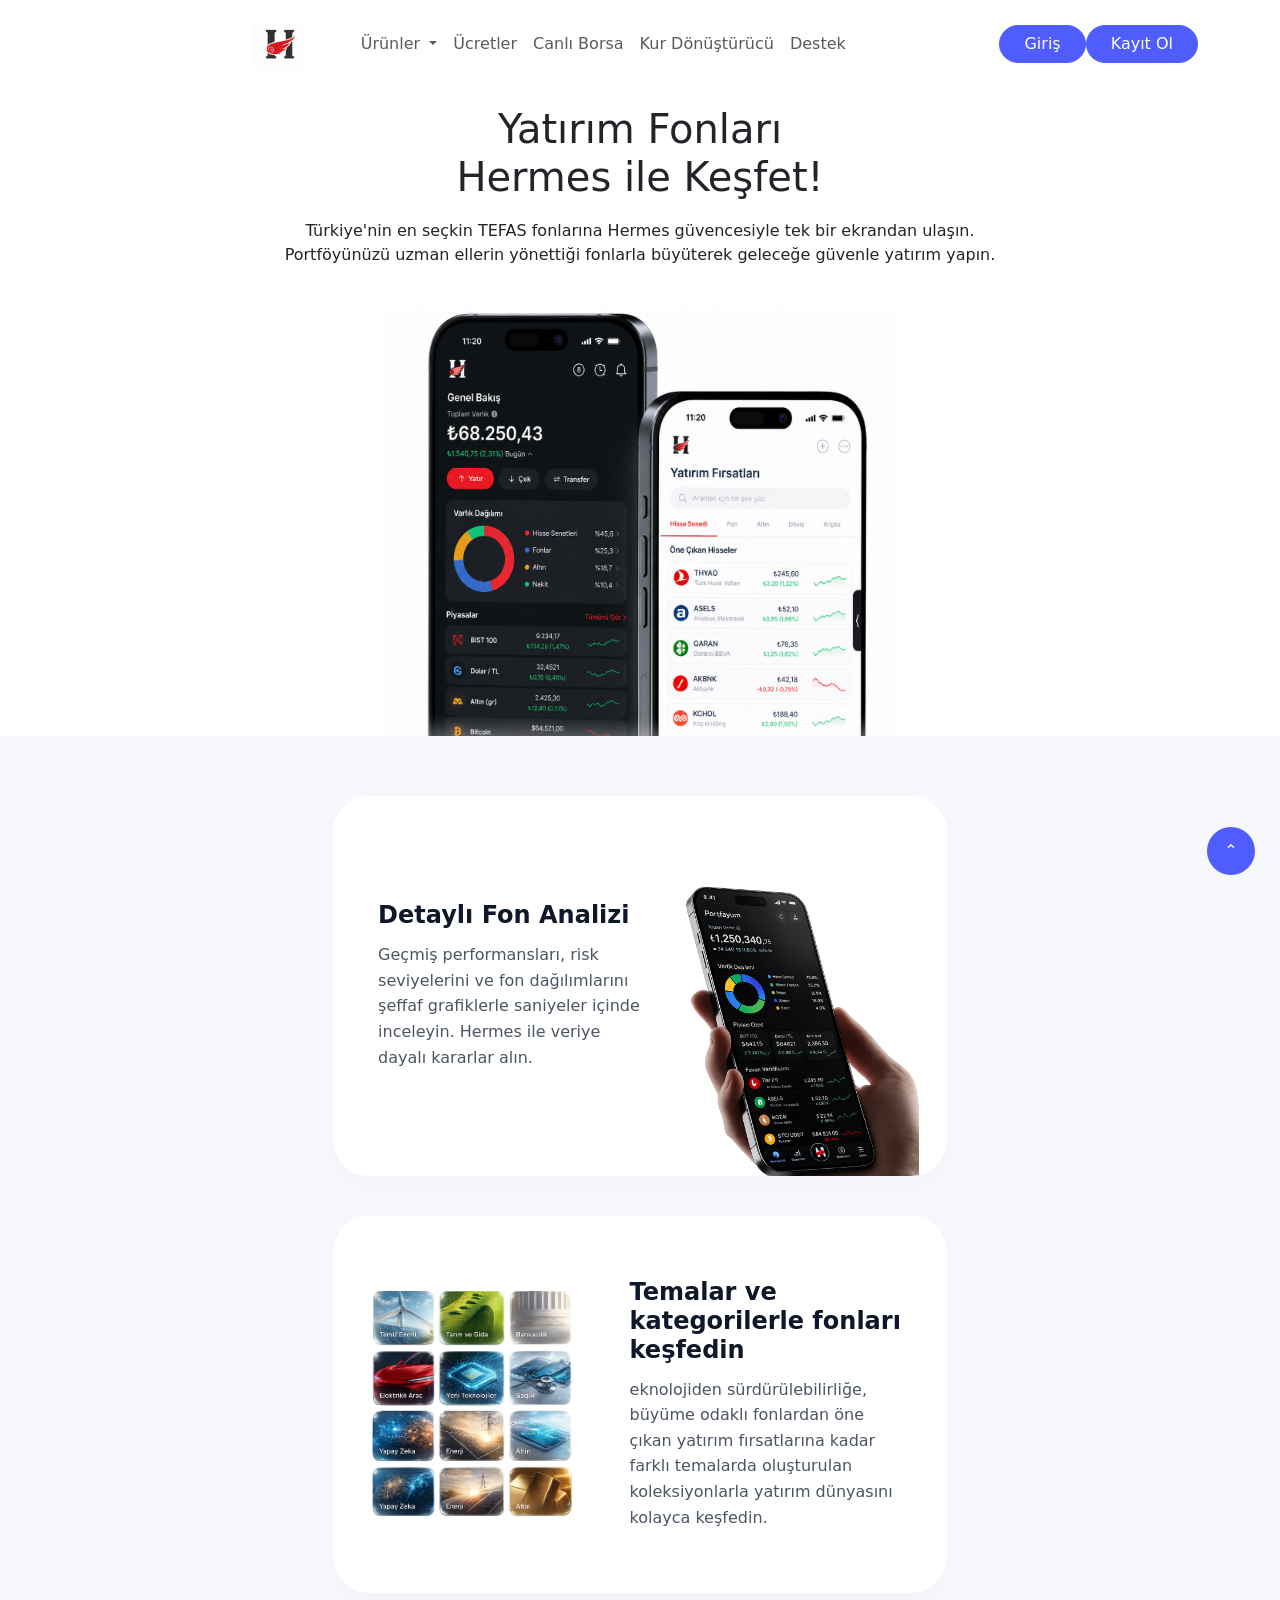
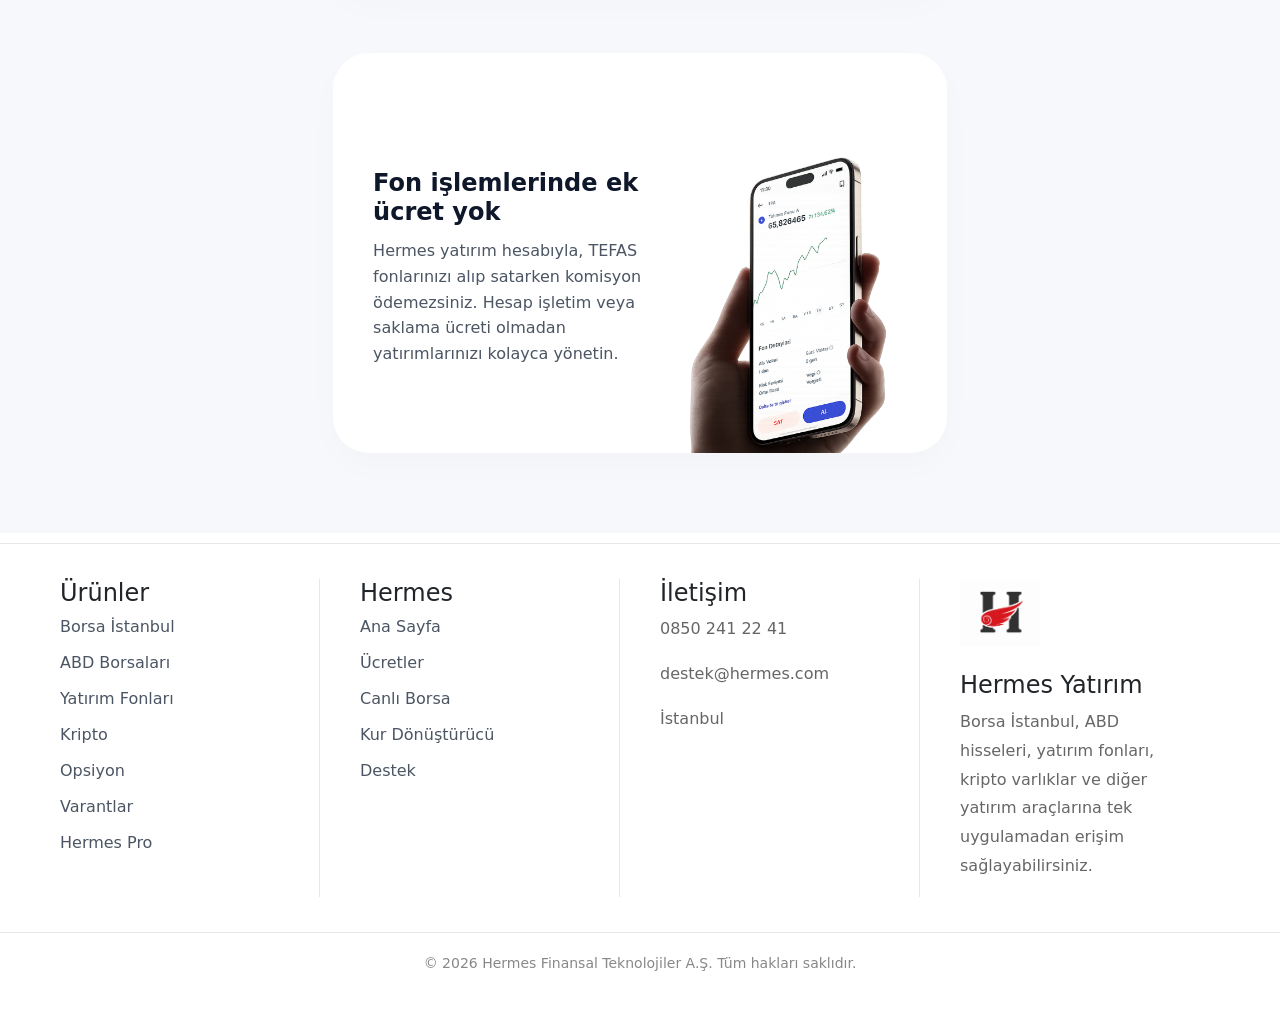
<file: yatirim-fonlari.html>
<!DOCTYPE html>
<html lang="tr">

<head>

    <meta charset="UTF-8">

    <meta name="viewport" content="width=device-width, initial-scale=1.0">

    <title>Yatırım Fonları</title>





    <!-- Bootstrap -->

    <link href="https://cdn.jsdelivr.net/npm/bootstrap@5.3.7/dist/css/bootstrap.min.css" rel="stylesheet">




    <!-- CSS -->

    <link rel="stylesheet" href="css/style.css">
    <link rel="stylesheet" href="css/responsive.css">

</head>

<body>

    <!-- NAVBAR START -->

    <nav class="navbar navbar-expand-lg bg-white py-3 sticky-top">

        <div class="container">

            <!-- LOGO -->

            <a class="navbar-brand" href="index.html">

                <img src="images/hermes-logo.png" alt="Hermes Logo" height="56" class="navbar-logo">

            </a>





            <!-- MOBILE BUTTON -->

            <button class="navbar-toggler" type="button" data-bs-toggle="collapse" data-bs-target="#navbarNav">

                <span class="navbar-toggler-icon"></span>

            </button>





            <!-- MENU -->

            <div class="collapse navbar-collapse" id="navbarNav">

                <ul class="navbar-nav mx-auto">

                    <!-- PRODUCTS -->

                    <li class="nav-item dropdown">

                        <a class="nav-link dropdown-toggle" href="#" role="button" data-bs-toggle="dropdown">

                            Ürünler

                        </a>



                        <ul class="dropdown-menu product-menu">

                            <li>
                                <a class="dropdown-item" href="borsa-istanbul.html">
                                    Borsa İstanbul
                                </a>
                            </li>

                            <li>
                                <a class="dropdown-item" href="abd-borsalari.html">
                                    ABD Borsaları
                                </a>
                            </li>

                            <li>
                                <a class="dropdown-item" href="yatirim-fonlari.html">
                                    Yatırım Fonları
                                </a>
                            </li>

                            <li>
                                <a class="dropdown-item" href="kripto.html">
                                    Kripto
                                </a>
                            </li>

                            <li>
                                <a class="dropdown-item" href="opsiyon.html">
                                    Opsiyon
                                </a>
                            </li>

                            <li>
                                <a class="dropdown-item" href="varantlar.html">
                                    Varantlar
                                </a>
                            </li>

                          

                            <li>
                                <a class="dropdown-item" href="hermes-pro.html">
                                    Hermes Pro
                                </a>
                            </li>

                        </ul>

                    </li>



                    <!-- MENU ITEMS -->

                    <li class="nav-item">

                        <a class="nav-link" href="ucretler.html">
                            Ücretler

                        </a>

                    </li>


                    <li class="nav-item">

                        <a class="nav-link" href="canli-borsa.html">
                            Canlı Borsa

                        </a>

                    </li>





                    <li class="nav-item">

                        <a class="nav-link" href="kur-donusturucu.html">
                            Kur Dönüştürücü

                        </a>

                    </li>





                    <li class="nav-item">

                        <a class="nav-link" href="destek.html">
                            Destek

                        </a>

                    </li>

                </ul>





                <!-- RIGHT BUTTONS -->

                <div class="d-flex">

                    <a href="giris.html" class="btn btn-primary rounded-pill px-4">

                        Giriş

                    </a>


                    <a href="kayit-ol.html" class="btn btn-primary rounded-pill px-4">

                        Kayıt Ol

                    </a>

                </div>

            </div>

        </div>

    </nav>

    <!-- NAVBAR END -->


    </nav>

    <!-- NAVBAR END -->



    <section class="funds-hero">
        <div class="container text-center">

            <h1 class="funds-title">
                Yatırım Fonları <br>
                Hermes ile Keşfet!
            </h1>

            <p class="funds-text">
                Türkiye'nin en seçkin TEFAS fonlarına Hermes güvencesiyle tek bir ekrandan ulaşın. <br>
                Portföyünüzü uzman ellerin yönettiği fonlarla büyüterek geleceğe güvenle yatırım yapın.
            </p>

            <div class="funds-image-wrap">
                <img src="images/yatirim-fonlari-1.png" class="funds-phone-img" alt="Hermes Yatırım Fonları">
            </div>

        </div>
    </section>
    <section class="funds-second-section">
        <div class="container">

            <div class="funds-flex-column">

                <div class="funds-row-card">
                    <div class="funds-text-side">
                        <h3 class="card-title">Detaylı Fon Analizi</h3>
                        <p class="card-text">Geçmiş performansları, risk seviyelerini ve fon dağılımlarını şeffaf
                            grafiklerle saniyeler içinde inceleyin. Hermes ile veriye dayalı kararlar alın.</p>
                    </div>
                    <div class="funds-image-side">
                        <img src="images/yatirim-fonlari-2.png" alt="Hermes Portföy Analizi" class="card-phone-img">
                    </div>
                </div>

                <div class="funds-row-card">
                    <div class="funds-text-side">
                        <h3 class="card-title">Temalar ve kategorilerle fonları keşfedin</h3>
                        <p class="card-text">eknolojiden sürdürülebilirliğe, büyüme odaklı fonlardan öne çıkan yatırım
                            fırsatlarına kadar farklı temalarda oluşturulan koleksiyonlarla yatırım dünyasını kolayca
                            keşfedin.</p>
                    </div>
                    <div class="funds-image-side">
                        <img src="images/yatirim-fonlari-3.png" alt="Hermes Portföy Analizi" class="card-phone-img">
                    </div>
                </div>
            </div>

           <div class="funds-row-card funds-row-card-single">
    <div class="funds-text-side">
        <h3 class="card-title">Fon işlemlerinde ek ücret yok</h3>
        <p class="card-text">Hermes yatırım hesabıyla, TEFAS fonlarınızı alıp satarken komisyon ödemezsiniz. Hesap işletim veya saklama ücreti olmadan yatırımlarınızı kolayca yönetin.</p>
    </div>
    <div class="funds-image-side">
        <img src="images/yatirim-fonlari-4.png" alt="Hermes Komisyonsuz Fon" class="card-phone-img">
    </div>
</div>

        </div>
        </div>
    </section>



    <!--FOOTER -->

<footer class="site-footer">

    <div class="footer-container">

        <div class="footer-column">

            <h4>Ürünler</h4>

            <a href="borsa-istanbul.html">Borsa İstanbul</a>
            <a href="abd-borsalari.html">ABD Borsaları</a>
            <a href="yatirim-fonlari.html">Yatırım Fonları</a>
            <a href="kripto.html">Kripto</a>
            <a href="opsiyon.html">Opsiyon</a>
            <a href="varantlar.html">Varantlar</a>
            <a href="hermes-pro.html">Hermes Pro</a>

        </div>

        <div class="footer-column">

            <h4>Hermes</h4>

            <a href="index.html">Ana Sayfa</a>
            <a href="ucretler.html">Ücretler</a>
            <a href="canli-borsa.html">Canlı Borsa</a>
            <a href="kur-donusturucu.html">Kur Dönüştürücü</a>
            <a href="destek.html">Destek</a>

        </div>

        <div class="footer-column">

            <h4>İletişim</h4>

            <p>0850 241 22 41</p>
            <p>destek@hermes.com</p>
            <p>İstanbul</p>

        </div>

      <div class="footer-column">

    <img src="images/hermes-logo.png"
         alt="Hermes"
         class="footer-logo">

    <h4>Hermes Yatırım</h4>

    <p>
        Borsa İstanbul, ABD hisseleri, yatırım fonları,
        kripto varlıklar ve diğer yatırım araçlarına
        tek uygulamadan erişim sağlayabilirsiniz.
    </p>

</div>
    </div>

    <div class="footer-bottom">

        <p>
            © 2026 Hermes Finansal Teknolojiler A.Ş.
            Tüm hakları saklıdır.
        </p>

    </div>

</footer>


<a href="#" class="back-to-top">
    <span>⌃</span>
</a>





    <!-- Bootstrap JS -->

    <script src="https://cdn.jsdelivr.net/npm/bootstrap@5.3.7/dist/js/bootstrap.bundle.min.js"></script>

</body>

</html>
</file>
<file: css/style.css>
/* ===================================================
   KRİPTO SAYFASI - SEÇTİĞİN ASİL GECE MAVİSİ HERO DÜZENİ
   =================================================== */


html body .crypto-hero-section {
    background-color: #020220 !important; 
    padding: 70px 0 0px 0 !important; 
    width: 100% !important;
    display: block !important;
    text-align: center !important; 
}

/* İçerik kapsayıcısı */
html body .crypto-hero-section .crypto-hero-content {
    max-width: 800px !important; 
    margin: 0 auto !important;
    display: block !important;
}

/* Büyük Başlık Stili */
html body .crypto-hero-section .crypto-hero-title {
    color: #ffffff !important; 
    font-size: 42px !important; 
    font-weight: 700 !important;
    margin-top: 0 !important;
    margin-bottom: 15px !important; 
    text-align: center !important;
}

/* Açıklama Metni Stili */
html body .crypto-hero-section .crypto-hero-text {
    color: #94a3b8 !important; 
    font-size: 16px !important;
    line-height: 1.6 !important;
    max-width: 680px !important; 
    margin: 0 auto 0 auto !important; 
    text-align: center !important;
}

/* Görseli yatay eksende tam merkezde hizalayan alan */
html body .crypto-hero-section .crypto-hero-image-wrap {
    width: 100% !important;
    display: flex !important;
    justify-content: center !important;
    align-items: flex-end !important; /* Görseli tabana kilitler */
    margin-top: -170px !important;
    line-height: 0 !important; /* Görselin altında tarayıcıdan kaynaklı doğacak hayalet boşluğu yok eder */
}

/* Telefon görselinin asil boyut sınırları ve tabana sıfırlanması */
html body .crypto-hero-section .crypto-hero-main-img {
    width: 100% !important;
    max-width: 550px !important; 
    height: auto !important;
    display: block !important;
    margin: 0 auto !important;
   
}




/* ===================================================
   KRİPTO SAYFASI - SEÇTİĞİN RENGE ÖZEL GRİD DÜZENİ
   =================================================== */

/* Yeni grid bölümünün genel alanı */
html body .crypto-grid-section {
    background-color: #020220 !important; 
    padding: 40px 0 100px 0 !important; 
    width: 100% !important;
    display: block !important;
}

/* Kartların dikey hizalandığı ana sütun */
html body .crypto-grid-section .crypto-grid-column {
    width: 100% !important;
    max-width: 1140px !important; /* Genel site genişliği sınırlandırması */
    margin: 0 auto !important;
    display: flex !important;
    flex-direction: column !important;
    gap: 30px !important; 
}

/*  1. PREMIUM KART*/

html body .crypto-grid-section .crypto-premium-card {

    background: linear-gradient(
        135deg,
        #101530 0%,
        #070c23 45%,
        #060817 100%
    ) !important;

    border: 1px solid rgba(255,255,255,0.08) !important;

    border-radius: 36px !important;

    width: 70% !important;
    max-width: 700px !important;
    min-height: 380px !important;

    margin: 0 auto !important;

    display: flex !important;
    align-items: center !important;
    justify-content: space-between !important;

    padding: 0px 100px 0 !important;

    overflow: hidden !important;

    box-shadow:
        0 30px 60px rgba(0,0,0,0.45),
        0 0 0 1px rgba(255,255,255,0.03) !important;

    transition: all .3s ease !important;
}

html body .crypto-grid-section .crypto-premium-card:hover {

    transform: translateY(-4px);

    box-shadow:
        0 40px 80px rgba(0,0,0,0.55),
        0 0 0 1px rgba(255,255,255,0.06) !important;
}

/* Sol taraftaki yazı alanı */
html body .crypto-grid-section .crypto-premium-card .card-left-text {
    width: 55% !important;
    text-align: left !important;
    transform: translateX(-40px);
    padding-bottom: 60px !important; /* Yazının kartın altına yapışmasını engeller */
}

/* Grid Kart Başlığı (Saf Beyaz Asalet) */
html body .crypto-grid-section .crypto-premium-card .grid-card-title {
    color: #ffffff !important;
    font-size: 30px !important; /* Heybetli ve kurumsal büyüklük */
    font-weight: 700 !important;
    line-height: 1.5 !important;
    margin-top: 0 !important;
    margin-bottom: 16px !important;
    letter-spacing: -0.5px !important;
}

/* Grid Kart Açıklama Metni (Duman Grisi) */
html body .crypto-grid-section .crypto-premium-card .grid-card-text {
    color: #94a3b8 !important; 
    font-size: 16px !important;
    line-height: 1.6 !important;
    margin: 0 !important;
}

/* Sağ taraftaki telefon alanı */
html body .crypto-grid-section .crypto-premium-card .card-right-image {
    width: 40% !important;
    display: flex !important;
    justify-content: center !important;
    align-items: flex-end !important; /* Telefonu kartın en alt tabanına yaslar */
    line-height: 0 !important;
}

/* Kartın içindeki telefon görselinin zarif boyutu */
html body .crypto-grid-section .crypto-premium-card .grid-phone-img {
    max-height: 420px !important; /* Kartın dikey boyunu jilet gibi fit tutacak yükseklik */
    width: auto !important;
    display: block !important;
    transform: translateY(5px) !important; /* Alt sınırda pürüz kalmaması için hafif aşağı itme */
    margin: 0 auto !important;
}


/* =========================================
   2. PREMIUM KART
   ========================================= */

html body .crypto-grid-section .crypto-premium-card-2 {

    background: linear-gradient(
        135deg,
        #101530 0%,
        #070c23 45%,
        #060817 100%
    ) !important;

    border: 1px solid rgba(255,255,255,0.08) !important;
    border-radius: 36px !important;

    width: 70% !important;
    max-width: 700px !important;
    height:420px !important;
    gap:60px !important;

    margin: 0 auto !important;

    display: flex !important;
    align-items: center !important;
    justify-content: space-between !important;

    padding: 0px 70px 0 !important;

    overflow: hidden !important;

    box-shadow:
        0 30px 60px rgba(0,0,0,0.45),
        0 0 0 1px rgba(255,255,255,0.03) !important;
}



/* =========================================
   2. KART YAZI ALANI
========================================= */

.crypto-premium-card-2 .card-right-text{
    width:55%;
    text-align:left;
    transform: translateX(30px);
}

.crypto-premium-card-2 .card-left-image{
    width:40% !important;

    display:flex !important;

    justify-content:flex-start !important;

    align-items:flex-end !important;

    height:100% !important;
}
.crypto-premium-card-2 .grid-phone-img{
    max-height:460px !important;

    transform: translateX(-90px) translateY(30px);

    width:auto !important;
}
/* =========================================
   2. KART BAŞLIK
========================================= */

.crypto-premium-card-2 .grid-card-title{
    color:#ffffff !important;
    font-size:30px !important;
    font-weight:700 !important;
    line-height:1.3 !important;
    margin-bottom:18px !important;
}

/* =========================================
   2. KART METİN
========================================= */

.crypto-premium-card-2 .grid-card-text{
    color:#94a3b8 !important;
    font-size:16px !important;
    line-height:1.7 !important;
        
}




/* =========================================
   3. PREMIUM KART
========================================= */

html body .crypto-grid-section .crypto-premium-card-3 {

    background: linear-gradient(
        135deg,
        #101530 0%,
        #070c23 45%,
        #060817 100%
    ) !important;

    border: 1px solid rgba(255,255,255,0.08) !important;

    border-radius: 36px !important;

    width: 70% !important;
    max-width: 700px !important;
    min-height: 380px !important;

    margin: 0 auto !important;

    display: flex !important;
    align-items: center !important;
    justify-content: space-between !important;

    padding: 0px 100px 0 100px !important;

    overflow: hidden !important;

    box-shadow:
        0 30px 60px rgba(0,0,0,0.45),
        0 0 0 1px rgba(255,255,255,0.03) !important;

    transition: all .3s ease !important;
}

html body .crypto-grid-section .crypto-premium-card-3:hover {

    transform: translateY(-4px);

    box-shadow:
        0 40px 80px rgba(0,0,0,0.55),
        0 0 0 1px rgba(255,255,255,0.06) !important;
}

/* Sol Yazı Alanı */

html body .crypto-grid-section .crypto-premium-card-3 .card-left-text {

    width: 60% !important;

    text-align: left !important;

    transform: translateX(-40px);

    padding-bottom: 40px !important;
}

/* Başlık */

html body .crypto-grid-section .crypto-premium-card-3 .grid-card-title {

    color: #ffffff !important;

    font-size: 30px !important;

    font-weight: 700 !important;

    line-height: 1.25 !important;

    margin-bottom: 18px !important;
}

/* Metin */

html body .crypto-grid-section .crypto-premium-card-3 .grid-card-text {

    color: #94a3b8 !important;

    font-size: 16px !important;

    line-height: 1.7 !important;

    margin: 0 !important;
}

/* Sağ Görsel Alanı */

html body .crypto-grid-section .crypto-premium-card-3 .card-right-image {

    width: 40% !important;

    display: flex !important;

    justify-content: center !important;

    align-items: flex-end !important;

    height: 100% !important;
}

/* Görsel */

.crypto-premium-card-3 .grid-phone-img {

    max-height: 430px !important;

    width: auto !important;

    transform: translateX(80px) translateY(45px) !important;

}

.crypto-market-section{
    background:#020220;
    padding:80px 0;
}

.crypto-market-title{
    text-align:center;
    color:#fff;
    font-size:42px;
    font-weight:700;
    margin-bottom:-10px;
    margin-top:30px !important;
}

.crypto-market-subtitle{
    text-align:center;
    color:#94a3b8;
    max-width:700px;
    margin:0 auto 10px;
    line-height:1.5;
}

/* GRID */
.crypto-market-grid{
    max-width:650px;
    margin:0 auto;
    display:grid;
    grid-template-columns:repeat(4,1fr);
    gap:18px;
    transform:translateY(-90px);
}

/* KART */
.coin-card{
    background:linear-gradient(
        135deg,
        #6f7073,
        #070c23
    );

    border:1px solid rgba(255,255,255,.08);
    border-radius:22px;

    padding:8px;

    min-height:140px;

    transition:.3s;
}

.coin-card:hover{
    transform:translateY(-5px);
}

/* ÜST ALAN */
.coin-top{
    display:flex;
    justify-content:space-between;
    align-items:center;
    margin-bottom:18px;
}

/* LOGO */
.coin-top img{
    width:32px;
    height:32px;
    object-fit:contain;
}

/* YÜZDE */
.coin-change{
    font-size:16px;
    font-weight:700;
}

.positive{
    color:#34d399;
}

.negative{
    color:#fb923c;
}

/* COIN ADI */
.coin-card h4{
    color:#ffffff;
    font-size:13px;
    font-weight:600;
    margin-bottom:4px;
}

/* COIN KODU */
.coin-card p{
    color:#6b7cff;
    font-size:12px;
    margin-bottom:12px;
}

/* FİYAT */
.coin-price{
    color:#d8dbe7;
    font-weight:600;
    font-size:12px;
}

/* BUTON */
.market-button-wrap{
    text-align:center;
    margin-top:40px;
}

.market-btn{
    display:inline-block;
    background:#5b6cff;
    color:white;
    padding:14px 24px;
    border-radius:999px;
    text-decoration:none;
}


/* =========================================
   TÜM KRİPTO VARLIKLAR
========================================= */

.all-crypto-section{
    max-width:1100px;
    margin:120px auto;
    padding:0 20px;
}

.all-crypto-title{
    color:#ffffff;
    font-size:42px;
    font-weight:700;
    text-align:center;
    margin-bottom:50px;
}

.all-crypto-list{
    display:flex;
    flex-direction:column;
    gap:16px;
}

.crypto-row{

    background:linear-gradient(
        135deg,
        #101530 0%,
        #070c23 45%,
        #060817 100%
    );

    border:1px solid rgba(255,255,255,.08);

    border-radius:18px;

    display:grid;
    grid-template-columns:
        120px
        1fr
        180px
        120px;

    align-items:center;

    padding:22px 30px;

    color:#ffffff;

    transition:.3s;
}

.crypto-row:hover{
    transform:translateY(-2px);
    border-color:rgba(255,255,255,.18);
}

.up{
    color:#34d399;
    font-weight:700;
}

.down{
    color:#fb923c;
    font-weight:700;
}

.all-crypto-section{
    display:none;
}
.btc-logo{
    transform: scale(2.5) !important;
}
.eth-logo{
    transform: scale(2) !important;
}

.sol-logo{
    transform: scale(2) !important;
}

.avax-logo{
    transform: scale(2) !important;
}
.xrp-logo{
    transform: scale(2.5) !important;
}

.doge-logo{
    transform: scale(2.5) !important;
}

.ada-logo{
    transform: scale(2.5) !important;
}

.link-logo{
    transform: scale(3) !important;
}



/* =========================================
   SADECE KRİPTO FOOTER
========================================= */

.crypto-footer{
    background:#020220 !important;
    margin-top:-120px !important;
    border-top:1px solid rgba(255,255,255,.08);
}

.crypto-footer h4{
    color:#fff !important;
}

.crypto-footer a{
    color:#94a3b8 !important;
}

.crypto-footer p{
    color:#94a3b8 !important;
}

.crypto-footer .footer-bottom{
    border-top:1px solid rgba(255,255,255,.08) !important;
}

.crypto-footer .footer-bottom p{
    color:#94a3b8 !important;
}
/* ===================================================
   YATIRIM FONLARI - BİRLEŞTİRİLMİŞ NİHAİ KART DÜZENİ
   =================================================== */

/* Kartların ana alanını yanlardan fit bir ölçüye sıkıştırıp yukarı yaklaştırıyoruz */
html body .funds-second-section .funds-flex-column {
    display: flex !important;
    flex-direction: column !important;
    gap: 40px !important; 
    width: 55% !important; 
    max-width: 700px !important; 
    margin: -20px auto 60px auto !important; 
}

/* Kartların iç boşluğunu optimize edip altı sıfırlıyoruz (Telefonun tam oturması için) */
html body .funds-second-section .funds-row-card {
    background-color: #ffffff !important; 
    padding: 40px 45px 0px 45px !important; 
    border-radius: 36px !important; 
    box-shadow: 0 12px 35px rgba(0, 0, 0, 0.02) !important; 
    width: 100% !important; 
    display: flex !important;
    align-items: center !important;
    justify-content: space-between !important;
    overflow: hidden !important; 
}

/* Yazı alanının daralan kart içindeki dengeli genişliği ve alt mesafesi */
html body .funds-second-section .funds-text-side {
    width: 52% !important; 
    text-align: left !important;
    padding-bottom: 40px !important; 
}

/* Görsel alanını dikey eksende tabana jilet gibi yaslıyoruz */
html body .funds-second-section .funds-image-side {
    width: 45% !important;
    display: flex !important;
    justify-content: center !important;
    align-items: flex-end !important; 
}

/* Telefon görselini büyüterek ve aşağı kaydırarak şeffaf boşlukları yutuyoruz */
html body .funds-second-section .card-phone-img {
    max-height: 340px !important; /* Telefonu kart içinde heybetli gösteren boyut */
    width: auto !important;
    display: block !important;
    transform: translateY(15px) !important; /* Şeffaf kenarları yok etmek için aşağı öteleme */
    margin: 0 auto !important;
}

/* 2. Kartı otomatik olarak ters yüz eder (Yazıyı sağa alır) */
html body .funds-second-section .funds-flex-column .funds-row-card:nth-child(even) {
    flex-direction: row-reverse !important;
}

/* 2. Kart ters dönse bile metnin kendi yönünü muhafaza eder */
html body .funds-second-section .funds-flex-column .funds-row-card:nth-child(even) .funds-text-side {
    text-align: left !important;
}

/* Kart içerisindeki başlıkların asil renk ve boyut kuralları */
html body .funds-second-section .funds-row-card .card-title {
    color: #0f172a !important;
    font-size: 24px !important;
    font-weight: 600 !important;
    margin-top: 0 !important;
    margin-bottom: 12px !important;
}

/* Kart içerisindeki açıklamaların satır aralığı ve renk tonu */
html body .funds-second-section .funds-row-card .card-text {
    color: #4b5563 !important;
    font-size: 16px !important;
    line-height: 1.6 !important;
    margin: 0 !important;
}

/* ===================================================
   YATIRIM FONLARI - 2. KART GÖRSELİNİ KAYDIRMA (TEMALAR)
   =================================================== */

/* 2. Kartın görsel alanını seçip resmi sola ve yukarı kaydırıyoruz */
html body .funds-second-section .funds-flex-column .funds-row-card:nth-child(2) .funds-image-side img {
    transform: translate(-25px, -20px) !important; 
    transition: all 0.3s ease !important; 
}

/* ===================================================
   YATIRIM FONLARI - 3. KART GENİŞLİK VE BOY AYARI
   =================================================== */

/* 3. Kartı (Fon İşlemlerinde Ek Ücret Yok) enine daraltıp dikeyde uzatıyoruz */
html body .funds-second-section .funds-row-card-single {
    width: 55% !important; 
    max-width: 700px !important;
    padding: 70px 40px 0px 40px !important;
    margin: 0 auto !important;
}

/* Daralan 3. kartın içindeki yazı alanının dengesi */
html body .funds-second-section .funds-row-card-single .funds-text-side {
    width: 52% !important; 
    padding-bottom: 40px !important;
}

/* Daralan 3. kartın içindeki görsel alanının dengesi */
html body .funds-second-section .funds-row-card-single .funds-image-side {
    width: 45% !important;
}

/* 3. Kartın içindeki telefon görselinin heybetli duruş boyutu */
html body .funds-second-section .funds-row-card-single .card-phone-img {
    max-height: 330px !important;
}







/* DROPDOWN MENU */

.product-menu{
    border-radius: 20px;
    border: 1px solid #e5e7eb;
    padding: 15px;
}

.product-menu .dropdown-item{
    padding: 12px 15px;
    border-radius: 12px;
    font-weight: 500;
}

.product-menu .dropdown-item:hover{
    background-color: #eff6ff;
    color: #2563eb;
}





/* HERO SECTION */

.hero-section{
    background-color: #ffffff;

    padding-top: 40px;
    padding-bottom: 10px;
}




/* HERO IMAGE */

.hero-image{
    max-width: 760px;

    margin-top: 30px;
}





/* FEATURE SECTION */

.feature-section{
    background-color: #f3f4f6;

    padding: 80px 0;

    margin-top: 0px;
}




/* FEATURE ROW */

.feature-row{
    display: flex;

    align-items: center;

    justify-content: center;

    gap: 40px;

    background-color: #ffffff;

    border-radius: 40px;

    padding: 55px 35px;

    max-width: 860px;

    margin: 0 auto;

    box-shadow: 0 10px 30px rgba(0,0,0,0.04);
}





/* IMAGE AREA */

.feature-image-area{
    flex: 1;

    display: flex;

    justify-content: center;
}





/* IMAGE BOX */

.feature-image-box{
    background-color: #ffffff;

    border-radius: 30px;
}





/* PHONE IMAGE */

.feature-bg{
    width: 270px;

    display: block;
}





/* TEXT AREA */

.feature-text-area{
    flex: 1;
}





/* TITLE */

.feature-text-area h2{
    font-size: 40px;

    font-weight: 700;

    line-height: 1.2;

    color: #0f172a;

    margin-bottom: 22px;
}





/* TEXT */

.feature-text-area p{
    font-size: 18px;

    line-height: 1.8;

    color: #64748b;

    max-width: 420px;
}





/* IMAGE RIGHT */

.image-right{
    display: flex;

    justify-content: flex-end;

    align-items: center;

    padding-left: 60px;
}




/* IMAGE LEFT */

.image-left{
    display: flex;
    justify-content: flex-start;
    align-items: center;
}

/* SECTIONS AFTER FIRST */

.feature-section + .feature-section{
    padding-top: 0;
    margin-top: -40px;
}



/* PRO SECTION */

.pro-section{
    padding: 50px  40px;

    background: #ffffff;

    margin-top: -40px;
}

.feature-card{
    width: 100%;
max-width: 860px;
min-height: 440px;

margin: 0 auto;

   background:
radial-gradient(
circle at top left,
#1d2d7a 0%,
#0b1338 28%,
#030712 58%,
#000000 100%
);

    border-radius: 40px;

    display: flex;

    align-items: center;

    justify-content: space-between;

    padding: 80px 90px;

    overflow: hidden;
}

/* SOL LOGO */

.logo-box{
    width: 220px;

    flex-shrink: 0;

    display: flex;

    justify-content: flex-start;

    align-items: center;
}

.logo-box img{
    width: 100%;

    display: block;

    object-fit: contain;
}

/* SAĞ YAZILAR */

.content{
    max-width: 430px;

    color: white;
}

.content h1{
    font-size: 38px;

    line-height: 1.2;

    font-weight: 700;

    margin-bottom: 18px;
}

.content p{
    font-size: 16px;

    line-height: 1.6;

    color: rgba(255,255,255,.82);
}

/* NAVBAR LOGO */

.navbar-brand{
    margin-right: 70px;

    position: relative;

    left: 170px;
}



.navbar-logo{
    width: 55px;

    height: auto;

    display: block;
}




/* FIXED NAVBAR */

.navbar{
    position: fixed;

    top: 0;

    left: 0;

    width: 100%;

    z-index: 999;

    background-color: #ffffff;
}



body{
    padding-top: 90px;
}

/* REGISTER LEFT BOX */

.register-left-box{
    background: linear-gradient(
        135deg,
        #1d2d7a 0%,
        #4f5dff 55%,
        #a5b4fc 100%
    );

    border-radius: 40px;

    padding: 50px 40px;

    min-height: 500px;

    max-width: 660px;

    color: white;

    display: flex;

    flex-direction: column;

    justify-content: space-between;
}





.register-left-box h1{
    font-size: 42px;

    line-height: 1;

    font-weight: 600;
}





/* MINI BOXES */

.register-features{
    display: flex;

    gap: 20px;

    margin-top: 60px;
}





.feature-mini-box{
    flex: 1;

    background: rgba(255,255,255,.12);

    backdrop-filter: blur(10px);

    border-radius: 24px;

    padding: 18px;

    font-size: 18px;

    line-height: 1.4;

    min-height: 120px;
}





.bottom-text{
    margin-top: 50px;

    font-size: 28px;

    color: rgba(255,255,255,.9);
}

/* REGISTER FORM */

.register-form{
    max-width: 420px;

    margin: 0 auto;
}





.register-form .form-control{
    height: 52px;

    font-size: 16px;

    border-radius: 14px;
}


/* PRIMARY BUTTON */

.btn-primary{
    background-color: #4f5dff;

    border-color: #4f5dff;
}





.btn-primary:hover{
    background-color: #3d4af5;

    border-color: #3d4af5;
}

/* REGISTER FORM AREA */

.register-form{
    max-width: 420px;

    margin: 0 auto;

    margin-top: -40px;
}





.register-form .form-control{
    height: 54px;

    border-radius: 16px;

    font-size: 16px;
}





.register-form .btn-primary{
    width: 100%;

    height: 54px;

    border-radius: 16px;

    font-size: 18px;

    font-weight: 600;
}

/* REGISTER FORM */

.register-form{
    max-width: 420px;

    margin: 0 auto;

    margin-top: -40px;
}





.register-form .form-control{
    height: 54px;

    border-radius: 16px;

    font-size: 16px;
}





.register-form .btn-primary{
    width: 100%;

    height: 54px;

    border-radius: 16px;

    font-size: 18px;

    font-weight: 600;
}

/* LOGIN FORM */

.login-form{
    display: flex;

    justify-content: flex-end;
}





.login-card{
    width: 100%;

    max-width: 420px;
}





.login-card .form-control{
    height: 54px;

    border-radius: 16px;

    font-size: 16px;
}





.login-card .btn-primary{
    width: 100%;

    height: 54px;

    border-radius: 16px;

    font-size: 18px;

    font-weight: 600;
}




/* PRICING HERO */

.pricing-hero{
    padding: 20px 0 60px;
}




.pricing-title{
    font-size: 64px;

    font-weight: 700;

    line-height: 1.1;

    color: #111827;

    margin-bottom: 24px;
}





.pricing-text{
    font-size: 22px;

    color: #6b7280;

    max-width: 760px;

    margin: 0 auto 40px;
}





/* TABS */

.pricing-tabs{
    display: flex;

    justify-content: center;

    gap: 16px;

    flex-wrap: wrap;
}





/* TABLE SECTION */

.pricing-table-section{
    padding-bottom: 100px;
}




/* TABLE */

.pricing-table{
    background-color: #eef2ff;

    border-radius: 28px;

    overflow: hidden;

    border-collapse: separate;

    border-spacing: 0;

    border: 1px solid #dbe4ff;

    box-shadow: 0 10px 25px rgba(79,93,255,0.08);

    table-layout: fixed;
}



.pricing-table th{
    background-color: #eef2ff;

    padding: 24px;

    text-align: center;

    font-size: 18px;

    border: 1px solid #dbe4ff;
}





.pricing-table td{
    background-color: #f8faff;

    padding: 22px;

    text-align: center;

    border: 1px solid #dbe4ff;

    font-size: 17px;
}





.hermes-column{
    background-color: #4f5dff !important;

    color: white;

    font-weight: 600;
}





.pricing-table th{
    padding: 24px;

    text-align: center;

    font-size: 18px;

    border: 1px solid #e5e7eb;
}





.pricing-table td{
    padding: 22px;

    text-align: center;

    border: 1px solid #e5e7eb;

    font-size: 17px;
}





.hermes-column{
    background-color: #4f5dff;

    color: white;

    font-weight: 600;
}

/* TABLO GENİŞLİĞİ */

.pricing-table-section .container{
    max-width: 1100px;
}



/* SÜTUN ORANLARI */

.pricing-table th:nth-child(1),
.pricing-table td:nth-child(1){
    width: 40%;
}

.pricing-table th:nth-child(2),
.pricing-table td:nth-child(2){
    width: 30%;
}

.pricing-table th:nth-child(3),
.pricing-table td:nth-child(3){
    width: 30%;
}

/* ===================================
   BORSA İSTANBUL HERO
=================================== */

.bist-hero{

    background:
    linear-gradient(
        180deg,
        #000000 0%,
        #050816 35%,
        #1d2d7a 100%
    );

    padding-top: 30px;

    padding-bottom: 0;

    overflow: hidden;
}



.bist-title{

    color: #ffffff;

    font-size: 60px;

    font-weight: 700;

    line-height: 1.1;

    margin-top: 30px;

    margin-bottom: 25px;
}



.bist-text{

    color: rgba(255,255,255,.85);

    font-size: 20px;

    line-height: 1.8;

    max-width: 750px;

    margin: 0 auto;
}

/* BORSA İSTANBUL TELEFON */

.hero-phone{

    width: 100%;

    max-width: 800px;

    display: block;

    margin: 10px auto -80px auto;
}


    /* WHITE SECTION */

.white-section{

    background-color: #ffffff;

    padding: 0;
}

/* ===================================
   ABD BORSALARI HERO
=================================== */

.us-hero{

    background-image:
    linear-gradient(
        rgba(0,0,0,.65),
        rgba(0,0,0,.15)
    ),
    url("../images/abd-borsalari1.png");

    background-repeat: no-repeat;

    background-position: center bottom;

    background-size: cover;

    min-height: 900px;

    position: relative;

    overflow: hidden;
}



/* YAZILAR */

.hero-overlay{

    position: absolute;

    top: 60px;

    left: 50%;

    transform: translateX(-50%);

    width: 100%;

    max-width: 900px;

    text-align: center;
}   


.us-title{

    color: #ffffff;

    font-size: 38px;

    font-weight: 700;

    line-height: 1.15;

    margin-bottom: 20px;
}



.us-text{

    color: rgba(255,255,255,.85);

    font-size: 18px;

    line-height: 1.6;

    max-width: 700px;

    margin: 40px auto 0 auto;
}



/* DÜNYA GÖRSELİ */

.us-globe{

    width: 90%;

    max-width: 1200px;

    display: block;

    margin: 220px auto 0 auto;
}

/* ABD HERO BUTTON */

.us-btn{

    display: inline-block;

    margin-top: 55px;

    padding: 12px 30px;

    background: #ffffff;

    color: #111111;

    text-decoration: none;

    font-size: 18px;

    font-weight: 600;

    border-radius: 40px;

    transition: 0.3s;
}

.us-btn:hover{

    background: #4f5dff;

    color: #ffffff;
}   




/* SAĞA KAYMAYI ENGELLE */

body{

    overflow-x: hidden;
}

/* ABD BORSALARI - AVANTAJLAR ALANI */

.us-benefits{

    background: #ffffff;

    padding: 30px 0;
}

.benefits-box{

    background: #f2f4f8;

    border-radius: 30px;

    min-height: 450px;

    max-width: 950px;

    margin: 0 auto;

    padding: 40px;
}

    /* FOTOĞRAF */

.benefits-phone{

    width: 80%;

    max-width: 300px;

    display: block;

   margin-left: -50px;
   margin-bottom: -58px;
}



/* BAŞLIK */

.benefits-title{
    text-align: left;

    font-size: 38px;

    font-weight: 700;

    line-height: 1.15;

    color: #252535;

    margin-bottom: 35px;
}



.benefits-text{
    text-align: left;

    margin: 0 auto;

    font-size: 16px;

    line-height: 1.8;

    color: #6b7280;

    max-width: 550px;
}



.highlight-text{

    color: #4f5dff;

    font-weight: 600;
}

/* İKİNCİ GRİ ALAN GÖRSELİ */

.fractional-stock-img{

    width: 100%;

    max-width: 350px;

    display: block;

    margin-top: 30px;

    border-radius: 25px; 
    margin-left: 50px;  
}

.image-column{

    display: flex;

    justify-content: flex-end;

    align-items: flex-end;

    height: 100%;
}

.fee-img{

    max-width: 420px;
    border-radius: 20px;

    width: 100%;

    height: auto;

    display: block;

    margin: 0 auto;  
}


/* POPÜLER HİSSELER */

.stocks-section{
    padding: 80px 0;
}

.stocks-title{
    text-align: center;
    font-size: 40px;
    font-weight: 500;
    color: #23243a;
    margin-bottom: 50px;
}

.stocks-grid{
    display: grid;
    grid-template-columns: repeat(4, 220px);
    justify-content: center;
    gap: 16px;
}

.stock-card{
    width: 220px;
    height: 145px;
    padding: 14px;
    border-radius: 24px;
    background: #f2f4f8;
    transition: .3s;
}

.stock-card:hover{
    transform: translateY(-5px);
}

.stock-header{
    display:flex;
    justify-content:space-between;
    align-items:center;
    margin-bottom:16px;
}

.stock-header img{
    width:42px;
    height:42px;
    object-fit:contain;
}

.stock-positive,
.stock-negative{
    font-size:20px;
    font-weight:700;
}

.stock-info h4{
    font-size:16px;
    font-weight:700;
    margin-bottom:2px;
}

.stock-info p{
    font-size:14px;
    margin-bottom:-6px;
}

.stock-info strong{
    font-size:16px;
    font-weight:700;
}
.stock-negative{
    font-size: 28px;
    font-weight: 700;
    color: #e5484d;
}

/* FOOTER */

.site-footer{
    background:#fff;
    border-top:1px solid #e5e7eb;
    margin-top:10px;
}


.footer-container{
    max-width:1200px;
    margin:auto;
    padding:35px 20px;
    display:grid;
    grid-template-columns:repeat(4,1fr);
    gap:40px;
}

.footer-column{
    border-right:1px solid #e5e7eb;
    padding-right:30px;
}

.footer-column:last-child{
    border-right:none;
}

.footer-column a{
    display:block;
    text-decoration:none;
    color:#555;
    margin-bottom:12px;
    transition:.3s;
}

.footer-column a:hover{
    color:#4f5dff;
}

.footer-column p{
    color:#666;
    line-height:1.8;
}

.footer-bottom{
    border-top:1px solid #e5e7eb;
    text-align:center;
    padding:20px;
    color:#888;
    font-size:14px;
}

.footer-logo{
    width:80px;
    margin-bottom:25px;
}

.footer-column a{
    color: #4b5563;
    text-decoration: none;
    transition: 0.3s;
}

.footer-column a:hover{
    color: #4f5dff;
    transform:translateX(5px);
}

.footer-column{
    padding-right:30px;
    border-right:1px solid #e5e7eb;
}

.footer-column:last-child{
    border-right:none;
}

.back-to-top{
    color:white;
    position: fixed;
    bottom: 25px;
    right: 25px;

    width: 48px;
    height: 48px;

    background: #4f5dff;
    border-radius: 50%;

    display: flex;
    align-items: center;
    justify-content: center;

    text-decoration: none;
    z-index: 999;

    transition: all .3s ease;
}

.back-to-top i{
    color:#fff;
    font-size:18px;
}

.back-to-top:hover{
    transform: translateY(-3px);
}

/* ===================================================
   BORSA İSTANBUL - KARTLAR
=================================================== */

.bist-features{
    max-width:950px;
    margin:70px auto;
    padding:0 18px;
    display:flex;
    flex-direction:column;
    gap:28px;
}

.bist-feature-card{
    background:#f2f4f8;
    border-radius:30px;
    padding:40px;
    min-height:450px;
    display:flex;
    align-items:center;
    justify-content:space-between;
    gap:40px;
    overflow:hidden;
}

.bist-feature-card.reverse{
    flex-direction:row-reverse;
}

.feature-text{
    flex:1;
}

.feature-text h3{
    font-size:30px;
    font-weight:700;
    line-height:1.2;
    color:#111827;
    margin-bottom:18px;
}

.feature-text p{
    font-size:17px;
    line-height:1.8;
    color:#6b7280;
    margin:0;
}

.feature-image{
    flex:1;
    display:flex;
    justify-content:center;
    align-items:flex-end;
}

.feature-image img{
    width:100%;
    max-width:340px;
    height:auto;
    display:block;
}



/* 4. Kart - Dikey Hizalama */
html body .bist-features .bist-feature-card:nth-child(4) {
    align-items: center !important;
}

html body .bist-features .bist-feature-card:nth-child(4) .feature-image {
    display: flex !important;
    align-items: center !important;
    justify-content: center !important;
    align-self: center !important;
    height: 100% !important;
    padding: 0 !important;
    margin: 0 !important;
}

html body .bist-features .bist-feature-card:nth-child(4) .feature-image img {
    max-width: 310px !important;
    height: auto !important;
    transform: none !important;
    margin: 0 auto !important;
}

/* 5. Kart */

.bist-feature-card:nth-child(5) .feature-image img{
    max-width:270px;
}



/* ===================================================
   YATIRIM FONLARI HERO VE GÖRSEL HİZALAMA KODLARI
   =================================================== */

.funds-hero {
    background-color: #ffffff;
    padding-top: 40px;
    padding-top: 15px !important;
    padding-bottom: 0 !important; /* Alttaki beyaz boşluğu tamamen yok etmek için sıfırladık */
    overflow: hidden;
}

.funds-title {
    margin-bottom: 18px !important;
}

/* Görseli kapsayan kutu */
.funds-image-wrap {
    margin-top: 40px;
    display: flex;
    justify-content: center;
    align-items: flex-end; /* Tabana yaslanmasını garanti eder */
}

/* Telefon görselinin boyut ve hizalama kuralları */
.funds-phone-img {
    max-width: 520px; /* Görselin ekranda asil ve dengeli durması için ideal genişlik */
    width: 100%;
    height: auto;
    display: block; /* Satır içi boşluk sızıntılarını kökten engeller */
    margin: 0 auto -20px auto; /* Negatif margin ile telefonların alt gölgesini sınıra tam sıfırlıyoruz */
}

/* 2. KISIM: MAVİ ALAN */
.funds-second-section {
    background-color: #f6f8fb; /* Kurumsal canlı mavi tonun */
    padding: 80px 0;
    min-height: 400px; /* Test aşamasında alanı görebilmen için geçici yükseklik */
}


/* ===================================================
   HERMES MODAL - AYDINLIK POP-UP TASARIM KURALLARI
   =================================================== */

/* Pop-up kutusunun genel çerçeve asiti */
.hermes-popup-content {
    border: none !important;
    border-radius: 32px !important; /* Görseldeki gibi oval şık köşeler */
    background-color: #ffffff !important;
    box-shadow: 0 25px 50px -12px rgba(0, 0, 0, 0.25) !important;
    padding: 10px !important;
    position: relative !important;
}

/* Kapatma (X) butonunun sağ üst köşedeki kibar konumu */
.hermes-popup-close-btn {
    position: absolute !important;
    top: 24px !important;
    right: 24px !important;
    background-color: #f1f5f9 !important; /* Yuvarlak gri arka plan */
    padding: 10px !important;
    border-radius: 50% !important;
    opacity: 0.7 !important;
    transition: all 0.2s ease !important;
    z-index: 1055 !important;
}

.hermes-popup-close-btn:hover {
    opacity: 1 !important;
    transform: scale(1.05) !important;
}

/* Pop-up başlığı */
.hermes-popup-content h2 {
    font-size: 2.2rem !important;
    letter-spacing: -1px !important;
    color: #0f172a !important;
}

/* QR kodun etrafındaki narin beyaz kapsül */
.hermes-popup-qr-wrap {
    background: #ffffff !important;
    border: 1px solid #e2e8f0 !important;
    padding: 16px !important;
    border-radius: 24px !important;
    width: 220px !important;
    height: 220px !important;
    display: flex !important;
    align-items: center !important;
    justify-content: center !important;
    transition: transform 0.3s ease !important;
}

.hermes-popup-qr-wrap:hover {
    transform: scale(1.02) !important;
}

.popup-qr-img {
    width: 100% !important;
    height: auto !important;
    display: block !important;
}

/* Pop-up penceresinin ekrandaki ideal kibar genişlik sınırı */
.custom-modal-size {
    max-width: 440px !important;
    width: 100% !important;
}

/* Arka plandaki karartma perdesini (backdrop) narinleştirme */
.modal-backdrop.show {
    opacity: 0.4 !important; /* Arkayı zifiri karanlık yapmak yerine soft matlaştırır */
}


/* ===================================================
   BORSA İSTANBUL - İLK 3 KART GÖRSEL EKSTRA BÜYÜTME
   =================================================== */

/* 1. Gri Kart Görseli */
.bist-feature-card:nth-child(1) .feature-image img {
    max-width: 510px !important;
    width: 100% !important;
    height: auto !important;
    transform: translateY(20px) !important; /* Kart tabanına oturması için */
}

/* 2. Gri Kart Görseli (Reverse) */
.bist-feature-card:nth-child(2) .feature-image img {
    max-width: 510px !important;
    width: 100% !important;
    height: auto !important;
    transform: translateY(20px) !important;
}

/* 3. Gri Kart Görseli */
.bist-feature-card:nth-child(3) .feature-image img {
    max-width: 510
    px !important;
    width: 100% !important;
    height: auto !important;
    transform: translateY(20px) !important;
}
</file>
<file: css/responsive.css>
/* =====================================================
   INDEX - MOBILE
===================================================== */

@media (max-width:768px){

    /* HERO */

    .hero-section{
        padding-top:20px;
    }

    .hero-image{
        width:100%;
        max-width:340px;
        margin:30px auto 0;
    }

    /* FEATURE */

    .feature-section{
        padding:32px 16px;
    }

    .feature-section + .feature-section{
        margin-top:0;
        padding-top:16px;
    }

    .feature-row{
        flex-direction:column;
        justify-content:center;
        gap:20px;
        padding:24px 18px;
        border-radius:24px;
        text-align:center;
    }

    .image-right,
    .image-left{
        justify-content:center;
        padding-left:0;
    }

    .feature-image-area{
        width:100%;
        order:1;
    }

    .feature-text-area{
        width:100%;
        order:2;
    }

    .feature-bg{
        width:180px;
    }

    .feature-text-area h2{
        font-size:28px;
        margin-bottom:12px;
    }

    .feature-text-area p{
        max-width:100%;
        font-size:16px;
        line-height:1.6;
    }

    /* HERMES PRO */

    .pro-section{
        padding:40px 18px;
    }

    .feature-card{
        display:flex;
        flex-direction:column;
        justify-content:center;
        align-items:center;
        gap:30px;
        min-height:auto;
        padding:28px 20px;
        border-radius:24px;
        text-align:center;
    }

    .logo-box{
        width:140px;
        justify-content:center;
    }

    .content{
        max-width:100%;
    }

    .content h1{
        font-size:26px;
    }

    .content p{
        font-size:16px;
    }

    /* FOOTER */

    .footer-container{
        grid-template-columns:1fr;
        gap:25px;
    }

    .footer-column{
        border-right:none;
        border-bottom:1px solid #e5e7eb;
        padding:0 10px 24px;
    }

    .footer-column:last-child{
        border-bottom:none;
    }

    .footer-logo{
        width:95px;
        margin-bottom:18px;
    }

    .footer-bottom{
        padding:24px 16px;
        font-size:13px;
    }

    /* NAVBAR */

    .navbar-brand{
        left:0;
        margin-right:0;
    }

    .navbar-logo{
        width:44px;
    }

    /* SAFETY NET: prevent a single long word in a large
       heading from forcing horizontal overflow on narrow
       phones. No effect on headings that already fit. */
    h1, h2, h3, h4{
        overflow-wrap:break-word;
        word-break:break-word;
    }

}

@media (max-width:480px){

    .benefits-title{
        font-size:28px;
    }

    .register-left-box h1{
        font-size:30px;
    }

}

/* =====================================================
   ABD BORSALARI - MOBILE
   (stocks-grid used a fixed 4x220px grid with no mobile
   fallback, causing horizontal overflow below ~960px)
===================================================== */

@media (max-width:991.98px){

    .stocks-grid{
        grid-template-columns:repeat(2, minmax(0,220px));
        justify-content:center;
    }

}

@media (max-width:575.98px){

    .stocks-grid{
        grid-template-columns:minmax(0,1fr);
    }

    .stock-card{
        width:100%;
        max-width:320px;
        margin:0 auto;
    }

}

/* =====================================================
   GİRİŞ / KAYIT OL - MOBILE
   (register-features was a flex row of 3 text boxes with
   no min-width:0 fallback, forcing horizontal overflow)
===================================================== */

@media (max-width:576px){

    .register-features{
        flex-direction:column;
    }

    .feature-mini-box{
        min-height:auto;
    }

}

/* =====================================================
   KRİPTO - MOBILE
   (crypto-market-grid was a fixed 4-column grid with no
   mobile fallback, causing horizontal overflow)
===================================================== */

@media (max-width:767.98px){

    .crypto-market-grid{
        grid-template-columns:repeat(2, minmax(0,1fr));
        max-width:420px;
    }

}

@media (max-width:375.98px){

    .crypto-market-grid{
        grid-template-columns:minmax(0,1fr);
        max-width:260px;
    }

}

/* =====================================================
   OPSİYON - MOBILE
   (benefits-grid was a fixed 4-column grid with 35px
   card padding, causing severe horizontal overflow)
===================================================== */

@media (max-width:991.98px){

    .benefits-grid{
        grid-template-columns:repeat(2, minmax(0,1fr));
    }

}

@media (max-width:575.98px){

    .benefits-grid{
        grid-template-columns:minmax(0,1fr);
    }

    .benefit-card{
        padding:24px;
    }

}

@media (max-width:991.98px){

    .strategy-card{
        grid-template-columns:minmax(0,1fr);
        gap:30px;
        padding:32px;
        text-align:center;
    }

    .strategy-left p{
        max-width:100%;
        margin:0 auto;
    }

}

@media (max-width:480px){

    .strategy-left h2{
        font-size:32px;
    }

    .strategy-left p{
        font-size:17px;
    }

    .option-title{
        font-size:34px;
    }

    .option-cta-box{
        padding:36px 24px;
    }

    .option-cta-box h2{
        font-size:28px;
    }

}

/* =====================================================
   ÜCRETLER - MOBILE
   (pricing-title at 64px could exceed viewport width on
   very small phones since long words can't break)
===================================================== */

@media (max-width:480px){

    .pricing-title{
        font-size:36px;
    }

}

/* =====================================================
   BORSA İSTANBUL - MOBILE
===================================================== */

@media (max-width:768px){

    .bist-hero{
        padding:35px 0 0;
        text-align:center;
    }

    .bist-title{
        font-size:34px;
        line-height:1.2;
        margin-bottom:18px;
    }

    .bist-text{
        font-size:16px;
        line-height:1.7;
        padding:0 18px;
    }

    .hero-phone{
        max-width:340px;
        margin:35px auto -30px;
    }

    .bist-features{
        margin:45px auto;
        padding:0 16px;
        gap:22px;
    }

    .bist-feature-card,
    .bist-feature-card.reverse{
        flex-direction:column;
        text-align:center;
        padding:28px 22px;
        gap:24px;
        min-height:0;
    }

    .feature-text{
        width:100%;
        flex:none;
        order:2;
    }

    .feature-image{
        width:100%;
        flex:none;
        order:1;
        justify-content:center;
    }

    .feature-text h3{
        font-size:26px;
        line-height:1.3;
        margin-bottom:14px;
    }

    .feature-text p{
        font-size:16px;
        line-height:1.7;
        max-width:100%;
    }

    .feature-image img{
        max-width:240px;
        transform:none !important;
    }

    .bist-feature-card:nth-child(4) .feature-image img,
    .bist-feature-card:nth-child(5) .feature-image img{
        max-width:240px;
        transform:none !important;
    }

}
/* =====================================================
   KRİPTO SAYFASI - "PREMIUM KART" GRID BÖLÜMÜ (MOBILE)
   Bu 3 kart orijinal CSS'te %70 genişlik + iki sütun
   (%55/%40) + 100px yatay padding gibi tamamen sabit
   masaüstü değerleriyle yazılmıştı, mobil karşılığı hiç
   yoktu. Dar ekranda yazı sütunu neredeyse sıfır genişliğe
   düşüp harf harf alt alta diziliyordu. Bu blok kartları
   dikey sıraya alır; renk/gölge/radius aynı kalır.
===================================================== */

@media (max-width:768px){

    html body .crypto-grid-section .crypto-premium-card,
    html body .crypto-grid-section .crypto-premium-card-2,
    html body .crypto-grid-section .crypto-premium-card-3 {
        width: 100% !important;
        max-width: 100% !important;
        height: auto !important;
        min-height: 0 !important;
        flex-direction: column !important;
        padding: 32px 24px !important;
        gap: 28px !important;
    }

    html body .crypto-grid-section .crypto-premium-card .card-left-text,
    html body .crypto-grid-section .crypto-premium-card-3 .card-left-text,
    .crypto-premium-card-2 .card-right-text {
        width: 100% !important;
        transform: none !important;
        padding-bottom: 0 !important;
    }

    html body .crypto-grid-section .crypto-premium-card .card-right-image,
    html body .crypto-grid-section .crypto-premium-card-3 .card-right-image,
    .crypto-premium-card-2 .card-left-image {
        width: 100% !important;
        height: auto !important;
        justify-content: center !important;
    }

    .crypto-premium-card .grid-phone-img,
    .crypto-premium-card-2 .grid-phone-img,
    .crypto-premium-card-3 .grid-phone-img {
        max-height: 260px !important;
        transform: none !important;
    }

    html body .crypto-grid-section .crypto-premium-card .grid-card-title,
    html body .crypto-grid-section .crypto-premium-card-3 .grid-card-title,
    .crypto-premium-card-2 .grid-card-title {
        font-size: 24px !important;
    }

    html body .crypto-hero-section .crypto-hero-image-wrap {
        margin-top: 24px !important;
    }
}

/* =====================================================
   ABD BORSALARI - AVANTAJLAR KUTUSU (MOBILE)
   .benefits-phone negatif margin (-58px alt, -50px sol)
   masaüstünde iki sütun yan yanayken doğru çalışıyordu;
   sütunlar mobilde alt alta dizilince bu negatif margin
   görseli bir sonraki elemanın (başlık) üzerine çekip
   yazıyla çakışmasına sebep oluyordu.
===================================================== */

@media (max-width:991.98px){

    .benefits-phone{
        margin-left: auto !important;
        margin-right: auto !important;
        margin-bottom: 24px !important;
    }

    .phone-column{
        text-align: center;
    }
}

/* =====================================================
   YATIRIM FONLARI - "FON KARTLARI" BÖLÜMÜ (MOBILE)
   Bu 3 kart da (kripto kartlarıyla aynı mantıkta) sabit
   %/px genişlik + iki sütun yan yana + negatif transform
   kaydırmalarla yazılmıştı, mobil karşılığı yoktu. Bu blok
   kartları dikey sıraya alır.
===================================================== */

@media (max-width:768px){

    html body .funds-second-section .funds-flex-column {
        width: 100% !important;
        max-width: 100% !important;
        margin: 20px auto 40px auto !important;
        gap: 24px !important;
    }

    html body .funds-second-section .funds-row-card,
    html body .funds-second-section .funds-row-card-single {
        flex-direction: column !important;
        width: 100% !important;
        max-width: 100% !important;
        padding: 32px 24px !important;
    }

    html body .funds-second-section .funds-flex-column .funds-row-card:nth-child(even) {
        flex-direction: column !important;
    }

    html body .funds-second-section .funds-text-side,
    html body .funds-second-section .funds-row-card-single .funds-text-side {
        width: 100% !important;
        padding-bottom: 0 !important;
    }

    html body .funds-second-section .funds-image-side,
    html body .funds-second-section .funds-row-card-single .funds-image-side {
        width: 100% !important;
    }

    html body .funds-second-section .card-phone-img,
    html body .funds-second-section .funds-row-card-single .card-phone-img {
        max-height: 260px !important;
        transform: none !important;
    }

    html body .funds-second-section .funds-flex-column .funds-row-card:nth-child(2) .funds-image-side img {
        transform: none !important;
    }
}

/* =====================================================
   VARANTLAR SAYFASI - "warrant-features-grid" (MOBILE)
   Grid 2 sabit sütunluydu; .warrant-hero-section'daki
   overflow:hidden yüzünden kartların taştığı kısım scroll
   ile bile görünmüyor, direkt kırpılıyordu (sağdaki kart
   ekran dışında kalıyordu). Tek sütuna düşürüyoruz.
===================================================== */

@media (max-width:768px){

    .warrant-features-grid{
        grid-template-columns: 1fr;
    }
}
</file>
<file: css/canli-borsa.css>
/* ======================================
   HERMES CANLI BORSA - LIGHT DASHBOARD
====================================== */

/* Zemin rengini net beyaza çekiyoruz */
.market-body-white {
    background-color: #f8fafc !important; /* Soft, göz yormayan elit beyaz */
    min-height: 100vh !important;
    display: flex !important;
    flex-direction: column !important;
}

.market-container {
    flex: 1 !important;
}

.market-main-title {
    font-size: 2.2rem !important;
    letter-spacing: -1px !important;
}

/* ======================================
   ÜST ENDEKS KARTLARI (TICKER CARDS)
====================================== */
.market-ticker-card {
    background: #ffffff !important;
    border: 1px solid #e2e8f0 !important;
    padding: 20px !important;
    border-radius: 16px !important;
    text-align: left !important;
    box-shadow: 0 2px 8px rgba(0, 0, 0, 0.02) !important;
    transition: all 0.2s ease-in-out !important;
}

.market-ticker-card:hover {
    transform: translateY(-2px) !important;
    box-shadow: 0 8px 16px rgba(0, 0, 0, 0.05) !important;
    border-color: #cbd5e1 !important;
}

.ticker-name {
    color: #64748b !important;
    font-size: 0.85rem !important;
    text-transform: uppercase !important;
    letter-spacing: 0.5px !important;
    display: block !important;
    margin-bottom: 8px !important;
}

.ticker-values {
    display: flex !important;
    justify-content: space-between !important;
    align-items: center !important;
}

.ticker-price {
    color: #0f172a !important; /* Koyu antrasit */
    font-size: 1.4rem !important;
    font-weight: 700 !important;
    letter-spacing: -0.5px !important;
    transition: color 0.3s ease !important;
}

.ticker-change {
    font-size: 0.95rem !important;
    font-weight: 600 !important;
}

/* ======================================
   HİSSE TABLO KARTLARI
====================================== */
.market-table-card {
    background: #ffffff !important;
    border: 1px solid #e2e8f0 !important;
    border-radius: 20px !important;
    padding: 24px !important;
    box-shadow: 0 4px 12px rgba(0, 0, 0, 0.02) !important;
}

.table-card-title {
    font-size: 1.15rem !important;
    font-weight: 600 !important;
    display: flex !important;
    align-items: center !important;
    gap: 10px !important;
}

.title-dot {
    width: 8px !important;
    height: 8px !important;
    border-radius: 50% !important;
    display: inline-block !important;
}

/* Tablo Kuralları */
.market-custom-table {
    margin-bottom: 0 !important;
    background: transparent !important;
}

.market-custom-table th {
    background: transparent !important;
    color: #64748b !important;
    font-size: 0.8rem !important;
    text-transform: uppercase !important;
    letter-spacing: 0.5px !important;
    border-bottom: 1px solid #f1f5f9 !important;
    padding: 12px 8px !important;
}

.market-custom-table td {
    background: transparent !important;
    color: #0f172a !important;
    font-size: 0.95rem !important;
    border-bottom: 1px solid #f8fafc !important;
    padding: 16px 8px !important;
    vertical-align: middle !important;
    transition: color 0.3s ease !important;
}

.market-custom-table td small {
    display: block !important;
    font-size: 0.75rem !important;
    color: #94a3b8 !important;
    margin-top: 2px !important;
}

.market-custom-table tbody tr {
    transition: background-color 0.2s ease !important;
}

.market-custom-table tbody tr:hover {
    background-color: #f8fafc !important;
}

/* ======================================
   CANLI ANLIK YANIP SÖNME (BLINK) EFEKTLERİ
====================================== */
.blink-up {
    color: #10b981 !important; /* Yeşil */
    font-weight: 800 !important;
}

.blink-down {
    color: #ef4444 !important; /* Kırmızı */
    font-weight: 800 !important;
}

/* Renk Renk Standartları */
.text-success { color: #10b981 !important; }
.text-danger { color: #ef4444 !important; }

/* Orijinal Footer Stabilizasyonu */
.site-footer {
    display: block !important;
    clear: both !important;
    position: relative !important;
    width: 100% !important;
    margin-top: auto !important;
}

/* ======================================
   YENİ: BEYAZ FOOTER KESİN EZİCİ KURALLAR
====================================== */
footer.site-footer.crypto-footer.market-white-footer {
    background: #ffffff !important; /* Arka planı kesinlikle beyaz yap */
    background-color: #ffffff !important;
    border-top: 1px solid #e2e8f0 !important;
    color: #0f172a !important;
}

/* Footer içindeki sütunların arka planlarını da şeffaf yapalım ki koyuluk sızmasın */
.market-white-footer .footer-container, 
.market-white-footer .footer-column {
    background: transparent !important;
    background-color: transparent !important;
}

/* Başlıkları antrasit yap */
.market-white-footer .footer-container .footer-column h4 {
    color: #0f172a !important; 
    font-weight: 600 !important;
}

/* Linkleri koyu gri yap */
.market-white-footer .footer-container .footer-column a {
    color: #475569 !important; 
}

.market-white-footer .footer-container .footer-column a:hover {
    color: #5563ff !important; /* Üzerine gelince Hermes mavisi */
}

/* Açıklama yazılarını koyu gri yap */
.market-white-footer .footer-container .footer-column p {
    color: #475569 !important;
}

/* En alttaki telif hakkı şeridi */
.market-white-footer .footer-bottom {
    background: #ffffff !important;
    border-top: 1px solid #f1f5f9 !important;
    color: #64748b !important;
}

.market-white-footer .footer-bottom p {
    color: #64748b !important;
}
</file>
<file: css/hermes-pro.css>
/* ======================================
   HERMES PRO SAYFA TASARIMI (FINAL FIX)
====================================== */

body, .pro-body-bg {
    background: linear-gradient(180deg, #020220 0%, #050510 100%) !important;
    min-height: 100vh !important;
    display: flex !important;
    flex-direction: column !important;
    overflow-x: hidden !important;
}

nav.navbar {
    background-color: #ffffff !important;
}

nav.navbar .nav-link {
    color: #212529 !important;
}

/* Hero Bölümü: Yükseklik çakışmalarını engelleyen ve alt alta dizilmeyi garanti eden alan */
.pro-hero-section {
    display: block !important; /* Esnek kutu çakışmalarını bitirmek için blok yapıldı */
    width: 100% !important;
    padding: 60px 0 !important;
    position: relative !important;
    clear: both !important; /* Sağdaki soldaki tüm taşmaları sıfırlar */
}

.pro-center-wrapper {
    display: flex !important;
    flex-direction: column !important;
    align-items: center !important;
    justify-content: center !important;
    width: 100% !important;
}

.pro-center-wrapper h1 {
    color: #ffffff !important;
    letter-spacing: -1.5px !important;
    font-size: 2.8rem !important;
    font-weight: 700 !important;
}

.pro-center-wrapper p {
    color: #94a3b8 !important;
    font-size: 1rem !important;
    line-height: 1.7 !important;
}

/* Premium Buton Tasarımı */
.pro-premium-btn {
    background-color: rgba(16, 26, 59, 0.4) !important; 
    border: 1px solid rgba(255, 255, 255, 0.15) !important;
    color: #ffffff !important;
    font-size: 0.95rem !important;
    font-weight: 500 !important;
    letter-spacing: -0.3px !important;
    padding: 8px 32px !important; 
    border-radius: 50px !important;
    display: inline-block !important;
    box-shadow: 0 4px 20px rgba(0, 0, 0, 0.2) !important;
    transition: all 0.25s ease-in-out !important;
}

.pro-premium-btn:hover {
    background-color: rgba(26, 38, 80, 0.7) !important;
    border-color: rgba(255, 255, 255, 0.3) !important;
    color: #ffffff !important;
    transform: none !important;
}

/* Karekod Kapsül Tasarımı */
.pro-qr-box {
    background: #111214 !important; 
    border: 1px solid rgba(255, 255, 255, 0.08) !important;
    padding: 20px !important;
    border-radius: 20px !important;
    max-width: 280px !important;
    width: 100% !important;
    display: flex !important;
    flex-direction: column !important;
    align-items: center !important;
    box-shadow: 0 15px 40px rgba(0, 0, 0, 0.5) !important;
    position: relative !important;
}

.pro-qr-box::before {
    content: "" !important;
    position: absolute !important;
    top: -7px !important;
    left: 50% !important;
    transform: translateX(-50%) rotate(45deg) !important;
    width: 14px !important;
    height: 14px !important;
    background: #111214 !important;
    border-left: 1px solid rgba(255, 255, 255, 0.08) !important;
    border-top: 1px solid rgba(255, 255, 255, 0.08) !important;
}

.pro-qr-box h6 {
    font-size: 0.85rem !important;
    color: #ffffff !important;
    font-weight: 600 !important;
}

.qr-wrapper {
    background: #ffffff !important;
    padding: 10px !important;
    border-radius: 14px !important;
    width: 140px !important;
    height: 140px !important;
    display: flex !important;
    align-items: center !important;
    justify-content: center !important;
}

.pro-qr-img {
    width: 100% !important;
    height: auto !important;
}

/* Büyük Kanat Görsel Alanı */
.pro-img-box {
    width: 100% !important;
    display: flex !important;
    justify-content: center !important;
}

.pro-centered-img {
    max-width: 100% !important;
    width: 760px !important;
    height: auto !important;
    display: block !important;
    transform: translateY(-20px) !important; 
    filter: drop-shadow(0 0 35px rgba(85, 99, 255, 0.15)) !important;
}

/* Özellik Kartları Yerleşimi */
.pro-features-grid {
    max-width: 860px !important;
    margin: 20px auto 40px !important; /* Alt boşluk (40px) artırılarak footer aşağı itildi */
}

.pro-stat-card {
    background: rgba(255, 255, 255, 0.02) !important;
    border: 1px solid rgba(255, 255, 255, 0.05) !important;
    backdrop-filter: blur(12px) !important;
    -webkit-backdrop-filter: blur(12px) !important;
    padding: 24px !important;
    border-radius: 16px !important;
    position: relative !important;
    overflow: hidden !important;
    height: 100% !important;
    transition: all 0.3s cubic-bezier(0.4, 0, 0.2, 1) !important;
}

.pro-stat-card .card-line {
    position: absolute !important;
    left: 0 !important;
    top: 24px !important;
    bottom: 24px !important;
    width: 3px !important;
    background: linear-gradient(180deg, #5563ff 0%, #00d2ff 100%) !important;
    border-radius: 0 4px 4px 0 !important;
    opacity: 0.3 !important;
    transition: all 0.3s ease !important;
}

.pro-stat-card:hover {
    background: rgba(255, 255, 255, 0.04) !important;
    border-color: rgba(255, 255, 255, 0.12) !important;
    transform: translateY(-5px) !important;
    box-shadow: 0 12px 30px rgba(0, 0, 0, 0.3) !important;
}

.pro-stat-card:hover .card-line {
    opacity: 1 !important;
    height: calc(100% - 48px) !important;
}

.pro-stat-card .card-tag {
    font-size: 0.75rem !important;
    text-transform: uppercase !important;
    letter-spacing: 1px !important;
    color: #64748b !important;
    display: block !important;
    margin-bottom: 6px !important;
}

.pro-stat-card .card-val {
    font-size: 1.35rem !important;
    font-weight: 700 !important;
    color: #ffffff !important;
    letter-spacing: -0.5px !important;
    margin-bottom: 12px !important;
}

.pro-stat-card .text-success {
    color: #10b981 !important;
}

.pro-stat-card .card-desc {
    font-size: 0.88rem !important;
    color: #94a3b8 !important;
    line-height: 1.6 !important;
}

/* Orijinal Olan Footer Alanının Bağımsızlığını Garanti Eden Yeni Zorlama Stiller */
.site-footer {
    display: block !important;
    clear: both !important; /* Üstteki her şeyle dikey sınır bağını kesin koparır */
    position: relative !important;
    width: 100% !important;
    margin-top: auto !important; /* Sayfa bittiğinde en dipte kalmasını kesinleştirir */
}
</file>
<file: css/kur-donusturucu.css>
/* ======================================
   HERMES KUR DÖNÜŞTÜRÜCÜ - LIGHT STYLES
====================================== */

.converter-body-white {
    background-color: #f8fafc !important; 
    min-height: 100vh !important;
    display: flex !important;
    flex-direction: column !important;
}

.converter-container {
    flex: 1 !important;
}

.converter-main-title {
    font-size: 2.4rem !important;
    letter-spacing: -1.2px !important;
}

.converter-card {
    background: #ffffff !important;
    border: 1px solid #e2e8f0 !important;
    border-radius: 24px !important;
    box-shadow: 0 10px 30px rgba(15, 23, 42, 0.03) !important;
}

.converter-input, .converter-select {
    border: 1px solid #cbd5e1 !important;
    background-color: #ffffff !important;
    color: #0f172a !important;
    font-weight: 600 !important;
    border-radius: 12px !important;
    transition: all 0.2s ease-in-out !important;
}

.converter-input:focus, .converter-select:focus {
    border-color: #5563ff !important;
    box-shadow: 0 0 0 4px rgba(85, 99, 255, 0.1) !important;
}

.converter-divider-icon {
    display: inline-block !important;
    width: 40px !important;
    height: 40px !important;
    line-height: 36px !important;
    background: #f1f5f9 !important;
    border: 1px solid #e2e8f0 !important;
    color: #64748b !important;
    border-radius: 50% !important;
    font-size: 1.3rem !important;
    font-weight: bold !important;
    user-select: none !important;
}

.converter-result-box {
    background-color: #f8fafc !important;
    border: 1px solid #e2e8f0 !important;
    color: #0f172a !important;
    font-size: 1.25rem !important;
    font-weight: 700 !important;
    padding: 7px 16px !important;
    border-radius: 12px !important;
    min-height: 48px !important;
    display: flex !important;
    align-items: center !important;
    letter-spacing: -0.5px !important;
}

.converter-table-card {
    background: #ffffff !important;
    border: 1px solid #e2e8f0 !important;
    border-radius: 20px !important;
    box-shadow: 0 4px 12px rgba(0, 0, 0, 0.01) !important;
}

.converter-table-card .table-card-title {
    font-size: 1.2rem !important;
    font-weight: 600 !important;
    display: flex !important;
    align-items: center !important;
    gap: 10px !important;
}

.converter-table-card .title-dot {
    width: 8px !important;
    height: 8px !important;
    background-color: #5563ff !important;
    border-radius: 50% !important;
    display: inline-block !important;
}

.converter-custom-table {
    margin-bottom: 0 !important;
}

.converter-custom-table th {
    color: #64748b !important;
    font-size: 0.8rem !important;
    text-transform: uppercase !important;
    letter-spacing: 0.5px !important;
    border-bottom: 1px solid #e2e8f0 !important;
    padding: 14px 10px !important;
}

.converter-custom-table td {
    color: #0f172a !important;
    font-size: 0.95rem !important;
    border-bottom: 1px solid #f1f5f9 !important;
    padding: 16px 10px !important;
    vertical-align: middle !important;
}

.market-white-footer {
    background: #ffffff !important;
    border-top: 1px solid #e2e8f0 !important;
    color: #0f172a !important;
}

.market-white-footer .footer-container .footer-column h4 {
    color: #0f172a !important;
    font-weight: 600 !important;
}

.market-white-footer .footer-container .footer-column a {
    color: #475569 !important;
}

.market-white-footer .footer-container .footer-column a:hover {
    color: #5563ff !important;
}

.market-white-footer .footer-container .footer-column p {
    color: #475569 !important;
}

.market-white-footer .footer-bottom {
    border-top: 1px solid #f1f5f9 !important;
    color: #64748b !important;
}

.site-footer {
    display: block !important;
    clear: both !important;
    position: relative !important;
    width: 100% !important;
    margin-top: auto !important;
}
</file>
<file: css/opsiyon.css>
/* ======================================
   OPSİYON BÖLÜM 1
====================================== */

.option-info-section{
    background:
    radial-gradient(
        ellipse at center top,
        #1b2b60 0%,
        #10204d 25%,
        #050826 55%,
        #020220 100%
    );
}


.option-info-container{
max-width:1200px;
margin:0 auto;
text-align:center;
padding:60px 20px 0;
}
.option-title{
color:#fff;
font-size:64px;
font-weight:700;
line-height:1.15;
margin:20px 0;
}

.option-description{
max-width:800px;
margin:0 auto;
color:#94a3b8;
font-size:20px;
line-height:1.8;
}

.option-main-image{
    width:500px;
    max-width:100%;
    height:auto;
    display:block;
    margin:40px auto 0;
}


.option-label{
    color:#6b7cff;
    font-size:14px;
    font-weight:600;
    letter-spacing:1px;
}



/* ======================================
   OPSİYON BÖLÜM 2
====================================== */

.option-benefits-section{
   background:#020220;
    padding:180px 0 120px;
}

.section-title{
    text-align:center;
    margin-bottom:70px;
}

.section-title h2{
    color:#fff;
    font-size:44px;
    margin-bottom:16px;
}

.section-title p{
    color:#94a3b8;
}

.benefits-grid{
    max-width:1200px;
    margin:auto;
    display:grid;
    grid-template-columns:repeat(4,1fr);
    gap:25px;
}

.benefit-card{
    background:linear-gradient(
        135deg,
        #0b1233,
        #060817
    );

    border:1px solid rgba(255,255,255,.08);

    border-radius:24px;

    padding:35px;
}

.benefit-card h3{
    color:#fff;
    margin-bottom:15px;
    font-size:22px;
}

.benefit-card p{
    color:#94a3b8;
    line-height:1.7;
}

/* ======================================
   OPSİYON BÖLÜM 3
====================================== */

.option-cta-section{
    background:#020220;
    padding:0px 0 220px;
}

.option-cta-box{
    max-width:700px;
    margin:auto;
    text-align:center;

    background:linear-gradient(
        135deg,
        #0d1338,
        #060817
    );

    border:1px solid rgba(255,255,255,.08);

    border-radius:32px;

    padding:70px;
}

.option-cta-box h2{
    color:white;
    font-size:48px;
    margin-bottom:20px;
}

.option-cta-box p{
    color:#94a3b8;
    font-size:18px;
    line-height:1.8;
    margin-bottom:35px;
}

.option-cta-btn{
    display:inline-block;

    background:#5b6cff;

    color:white;

    text-decoration:none;

    padding:16px 34px;

    border-radius:999px;

    font-weight:600;
}

/* ======================================
   OPSİYON STRATEJİ KARTI
====================================== */


.strategy-card{
    max-width:1200px;
    margin:0 auto;
    margin-top:70px;

    display:grid;
    grid-template-columns:1fr 1fr;
    align-items:center;
    gap:80px;

    background:linear-gradient(
        135deg,
        rgba(16,25,60,.9),
        rgba(5, 8, 18, 0.95)
    );

    border:1px solid rgba(255,255,255,.08);

    border-radius:36px;

    padding:50px;
}

.strategy-label{
    color:#6b7cff;
    font-size:14px;
    font-weight:600;
    letter-spacing:1px;
}

.strategy-left h2{
    color:#fff;
    font-size:56px;
    line-height:1.15;
    margin:20px 0;
}

.strategy-left p{
    color:#94a3b8;
    font-size:22px;
    line-height:1.8;
    max-width:520px;
}

.strategy-image{
    width:100%;
    display:block;
}
</file>
<file: css/varantlar.css>
/* ======================================
   VARANT HERO
====================================== */

.warrant-hero-section {
    position: relative;
    min-height: auto;
    overflow: hidden;
    background: #f4f7fa;
    padding-bottom: 120px;
}

.warrant-container {
    position: relative;
    z-index: 2;
    max-width: 1200px;
    margin: 0 auto;
    padding-top: 120px;
}

.warrant-bg-image {
    position: absolute;
    inset: 0;
    width: 100%;
    height: 100%;
    object-fit: cover;
    opacity: .95;
}

.warrant-overlay {
    position: absolute;
    inset: 0;
    background: rgba(255, 255, 255, .15);
    z-index: 1;
}

.warrant-content {
    text-align: center;
    max-width: 1000px;
    margin: 0 auto 100px;
}

.warrant-label {
    display: inline-block;
    color: #5563ff;
    font-size: 14px;
    font-weight: 700;
    letter-spacing: 2px;
    margin-bottom: 20px;
}

.warrant-content h1 {
    font-size: 80px;
    font-weight: 650;
    line-height: 1.05;
    color: #374b73;
    margin-bottom: 30px;
}

.warrant-content p {
    color: #475467;
    font-size: 24px;
    line-height: 1.8;
    max-width: 800px;
    margin: 0 auto;
}

/* ======================================
   VARANT KARTLARI (MİDAS BOYUTUNDA - OPTİMİZE)
====================================== */

.warrant-features-grid {
    position: relative;
    z-index: 2;
    max-width: 820px; /* GÜNCELLENDİ: Grid alanını 1000px'den 820px'e düşürerek kartları daralttık */
    margin: 50px auto 0;
    display: grid;
    grid-template-columns: repeat(2, 1fr);
    gap: 24px; /* Kartlar arasındaki boşluk azaltıldı */
}

.warrant-feature-card {
    background: rgba(255, 255, 255, .92);
    backdrop-filter: blur(10px);
    border: 1px solid rgba(35, 50, 79, .06);
    border-radius: 24px; /* Köşe ovali biraz daha kibarlaştırıldı */
    padding: 35px 25px; /* GÜNCELLENDİ: İç boşluklar 50px'den düşürülerek kart boyutu küçültüldü */
    text-align: center;
    box-shadow: 0 15px 35px rgba(15, 23, 42, .04);
    
    display: flex;
    flex-direction: column;
    justify-content: space-between;
    height: 100%;
}

.warrant-feature-card h3 {
    font-size: 20px; /* GÜNCELLENDİ: Büyük olan başlık yazı boyutu Midas tarzı kibarlaştırıldı */
    font-weight: 700;
    line-height: 1.3;
    color: #27457d;
    margin-bottom: 12px;
    min-height: 52px; /* Alan daraldığı için yükseklik dengelendi */
    display: flex;
    align-items: center;
    justify-content: center;
}

.warrant-feature-card p {
    font-size: 14px; /* GÜNCELLENDİ: Açıklama metni 16px'den 14px'e düşürüldü */
    color: #667085;
    line-height: 1.6;
    max-width: 100%;
    margin: 0 auto 25px;
    min-height: 70px; /* Metin alanı dikeyde küçültüldü */
}

/* KART İÇİNDEKİ MOBİL UYGULAMA EKRANI */
.warrant-app-screen {
    width: 90%; /* GÜNCELLENDİ: Gri ekranın kartın kenarlarına çok yapışmaması için %100'den %90'a çekildi */
    margin: auto auto 0;
    background: #f8fafc;
    border-radius: 16px; /* İç ekran köşeleri uyumlu şekilde küçültüldü */
    padding: 16px 20px; /* GÜNCELLENDİ: İç dikey boşluklar daraltılarak ekran boyu kısaltıldı */
    text-align: left;
    border: 1px solid #e5e7eb;
}

.screen-header {
    text-align: center;
    font-weight: 700;
    font-size: 14px; /* GÜNCELLENDİ: Başlık küçültüldü */
    color: #23324f;
    margin-bottom: 15px; /* Boşluk daraltıldı */
}

.screen-row {
    display: flex;
    justify-content: space-between;
    align-items: center;
    padding: 8px 0; /* GÜNCELLENDİ: Satır aralarındaki devasa boşluklar (14px) kibar bir boyuta (8px) indirildi */
    border-bottom: 1px solid #eef2f7;
    font-size: 13px; /* GÜNCELLENDİ: Tablo içindeki yazılar küçültüldü */
}

.screen-row:last-child {
    border-bottom: none;
}

.green {
    color: #16a34a;
}

.timeline-item {
    margin-bottom: 14px; /* Boşluk daraltıldı */
    font-size: 13px; /* Yazı boyutu küçültüldü */
}

.timeline-item strong {
    display: block;
    color: #23324f;
    margin-bottom: 2px;
}

.timeline-item span {
    color: #667085;
    font-size: 12px;
}

/* Çizgisel boşluğu daraltmak için hr etiketi düzenlemesi */
.warrant-app-screen hr {
    margin: 10px 0;
    opacity: 0.1;
}

/* ======================================
   GENİŞ FIRSAT/HESAPLAMA ALANI (KÖŞEYE SIFIRLANDI)
====================================== */

.warrant-wide-card {
    background: rgba(255, 255, 255, .92);
    backdrop-filter: blur(10px);
    border: 1px solid rgba(35, 50, 79, .06);
    border-radius: 32px;
    padding: 60px 60px;
    box-shadow: 0 20px 50px rgba(15, 23, 42, .05);
    
    max-width: 850px;
    margin: 40px auto 0;
    
    /* YENİ: İçindeki resmi köşeye kilitleyebilmek için ana kartı referans noktası yapıyoruz */
    position: relative; 
    overflow: hidden; /* Telefonun kartın dış sınırlarından aşağı taşmasını engeller */
    
    min-height: 440px; /* Telefonun rahatça sığması için karta ideal bir yükseklik verdik */
    display: flex;
    align-items: center;
}

.warrant-wide-content {
    /* YENİ: Sağdaki telefonun metnin üzerine binmemesi için sağ taraftan %45 boşluk bırakıyoruz */
    width: 55%; 
    text-align: left;
    z-index: 2; /* Yazıların her zaman görselin üstünde kalmasını sağlar */
}

.warrant-wide-content h3 {
    font-size: 36px;
    font-weight: 700;
    line-height: 1.25;
    color: #27457d;
    margin-bottom: 24px;
}

.warrant-wide-content p {
    font-size: 16px;
    color: #667085;
    line-height: 1.8;
    margin: 0;
}

/* YENİ: Görsel alanını tamamen sağ alt köşeye kilitliyoruz */
.warrant-wide-image-area {
    position: absolute;
    right: 0px;  /* Sağdan bırakılacak estetik boşluk */
    bottom: 0;     /* Görselin altını karta tamamen sıfırlar (Kesik kısım kaybolur) */
    width: 40%;    /* Kartın sağ tarafını kaplayacak genişlik */
    height: 90%;   /* Kartın üst sınırına çok yaklaşmaması için yükseklik sınırı */
    display: flex;
    align-items: flex-end; /* İçindeki resmi alt çizgiye basar */
    justify-content: flex-end;
    z-index: 1;
}

.warrant-wide-img {
    max-width: 100%;
    max-height: 100%;
    object-fit: contain; /* Görselin oranlarını bozmadan sığdırır */
    display: block;
}

/* Mobil cihazlar için responsive (uyumluluk) düzenlemesi */
@media (max-width: 768px) {
    .warrant-wide-card {
        flex-direction: column;
        padding: 40px 30px;
        min-height: auto;
        overflow: visible;
    }
    
    .warrant-wide-content {
        width: 100%;
        text-align: center;
        margin-bottom: 30px;
    }
    
    .warrant-wide-image-area {
        position: relative;
        right: auto;
        bottom: auto;
        width: 100%;
        height: auto;
        justify-content: center;
    }
}

/* ======================================
   FOOTER ALANI DÜZENLEMESİ (SAYFA ZEMİNİ UYUMLU)
====================================== */

.site-footer {
    /* Beyaz arka planı kaldırıp tamamen şeffaf yapıyoruz, böylece zemin resmi görünür kalıyor */
    background: transparent; 
    padding: 60px 0 30px 0; /* Kart ile footer arasındaki üst boşluğu 60px'e düşürerek daralttık */
    position: relative;
    z-index: 2;
}

.footer-container {
    max-width: 1000px; /* Geniş kart ile aynı hizaya gelmesi için hizalandı */
    margin: 0 auto;
    display: grid;
    grid-template-columns: repeat(4, 1fr);
    gap: 40px;
    padding-bottom: 40px;
    border-bottom: 1px solid rgba(35, 50, 79, 0.1); /* Zemin üzerinde zarif duracak çok hafif bir çizgi */
}

.footer-column h4 {
    font-size: 18px;
    font-weight: 700;
    color: #27457d; /* Başlık rengi kurumsal koyu maviye çekildi */
    margin-bottom: 20px;
}

.footer-column a {
    display: block;
    color: #475467;
    text-decoration: none;
    margin-bottom: 12px;
    font-size: 15px;
    transition: color 0.2s ease;
}

.footer-column a:hover {
    color: #5563ff; /* Üzerine gelindiğinde canlı mavi rengi */
}

.footer-column p {
    color: #475467;
    font-size: 14px;
    line-height: 1.6;
    margin-bottom: 12px;
}

.footer-logo {
    height: 48px;
    margin-bottom: 15px;
    display: block;
}

.footer-bottom {
    max-width: 1000px;
    margin: 0 auto;
    padding-top: 30px;
    text-align: center;
}

.footer-bottom p {
    color: #667085;
    font-size: 13px;
    margin: 0;
}

/* Yukarı Çık Butonu için Temel Düzen */
.back-to-top {
    position: fixed;
    bottom: 30px;
    right: 30px;
    background: #5563ff;
    color: #ffffff;
    width: 44px;
    height: 44px;
    border-radius: 50%;
    display: flex;
    align-items: center;
    justify-content: center;
    text-decoration: none;
    font-weight: bold;
    z-index: 99;
    box-shadow: 0 4px 12px rgba(85, 99, 255, 0.3);
}
</file>
